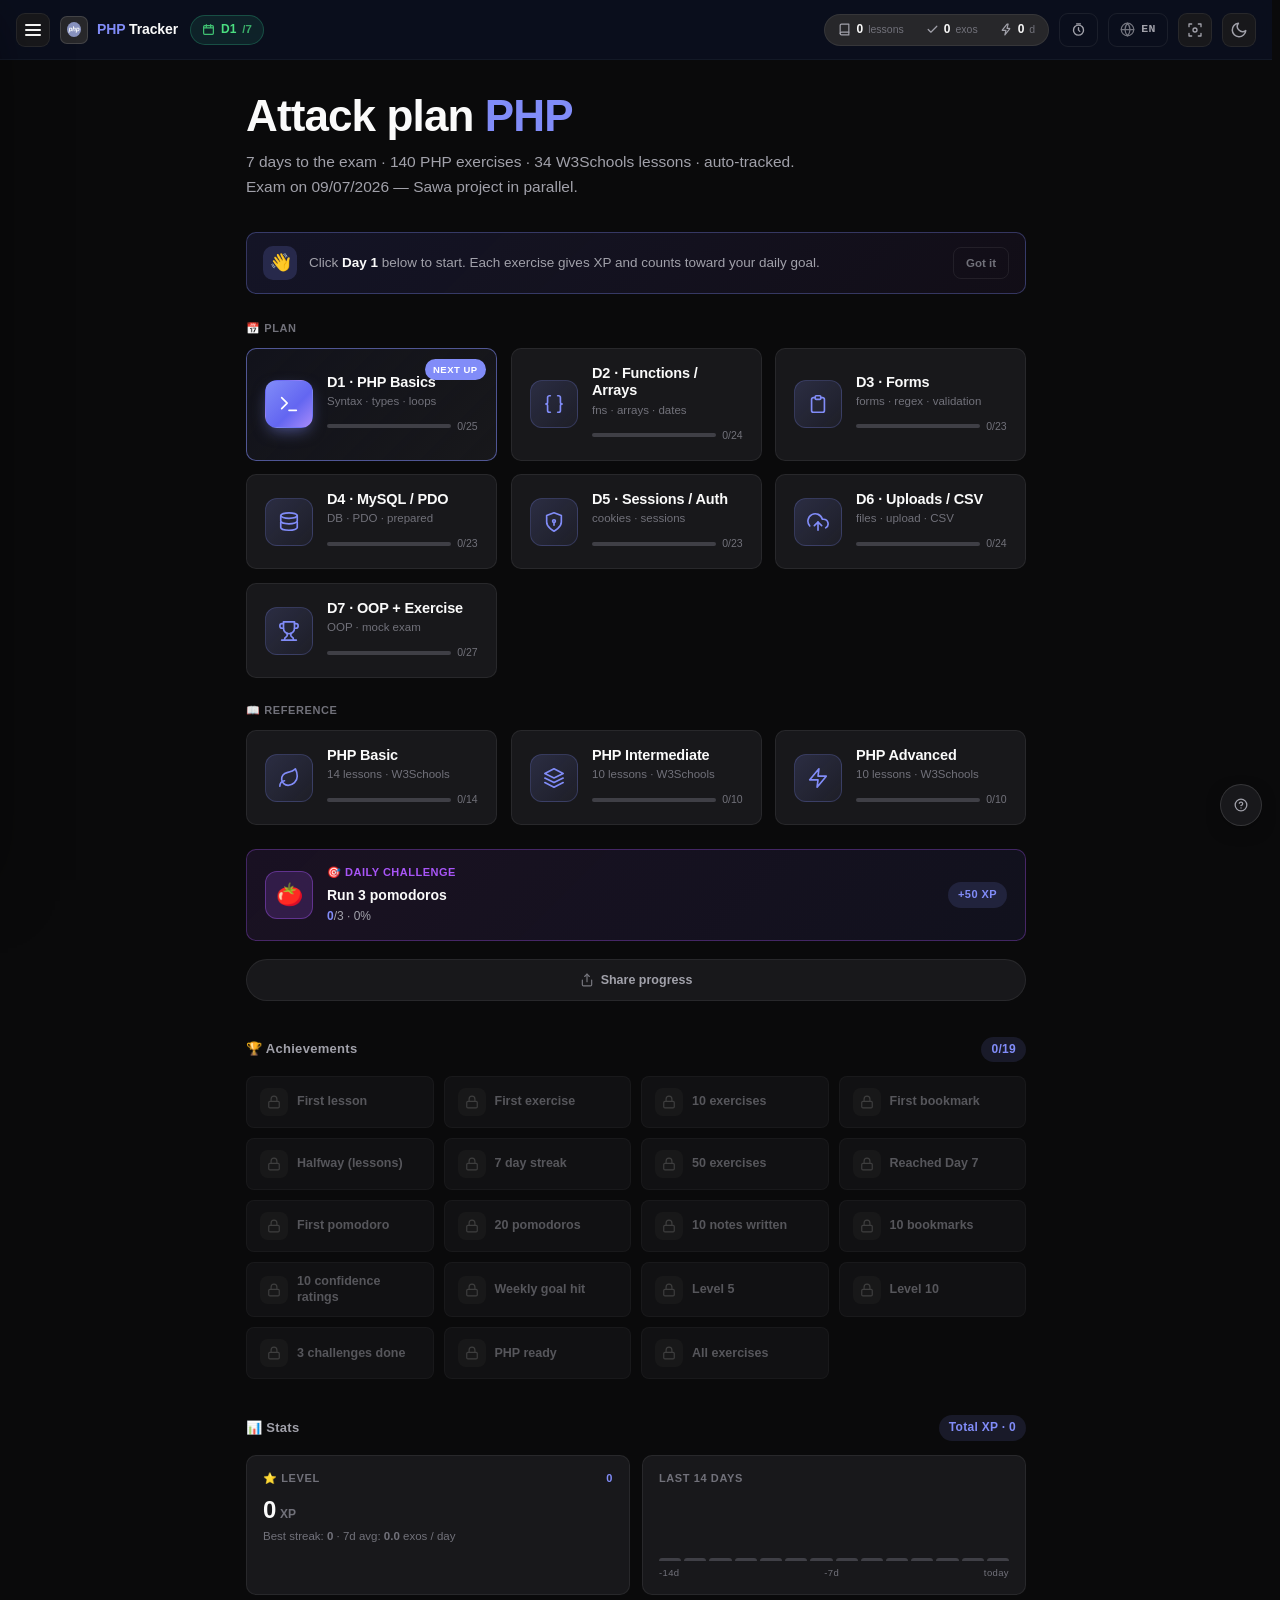
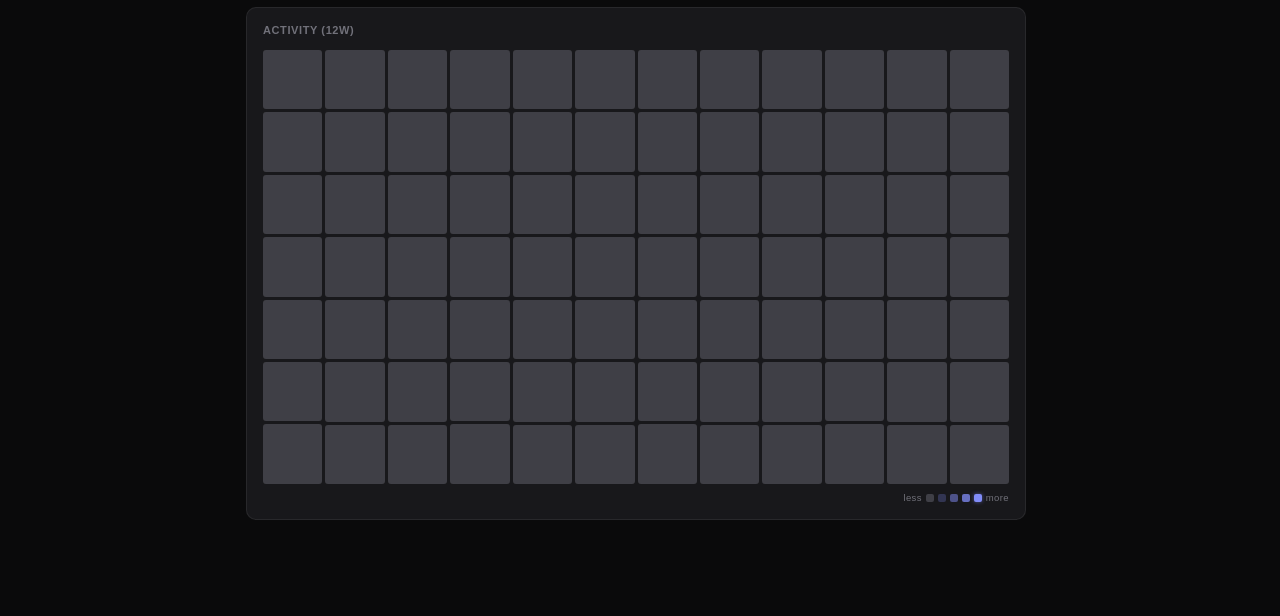
<file: index.html>
<!DOCTYPE html>
<html lang="fr">
<head>
<meta charset="UTF-8">
<title>PHP</title>
<meta http-equiv="refresh" content="0; url=web/study_tracker.html">
<link rel="canonical" href="web/study_tracker.html">
</head>
<body>
<p>Redirection vers <a href="web/study_tracker.html">le tracker</a>...</p>
<script>location.replace('web/study_tracker.html');</script>
</body>
</html>
</file>
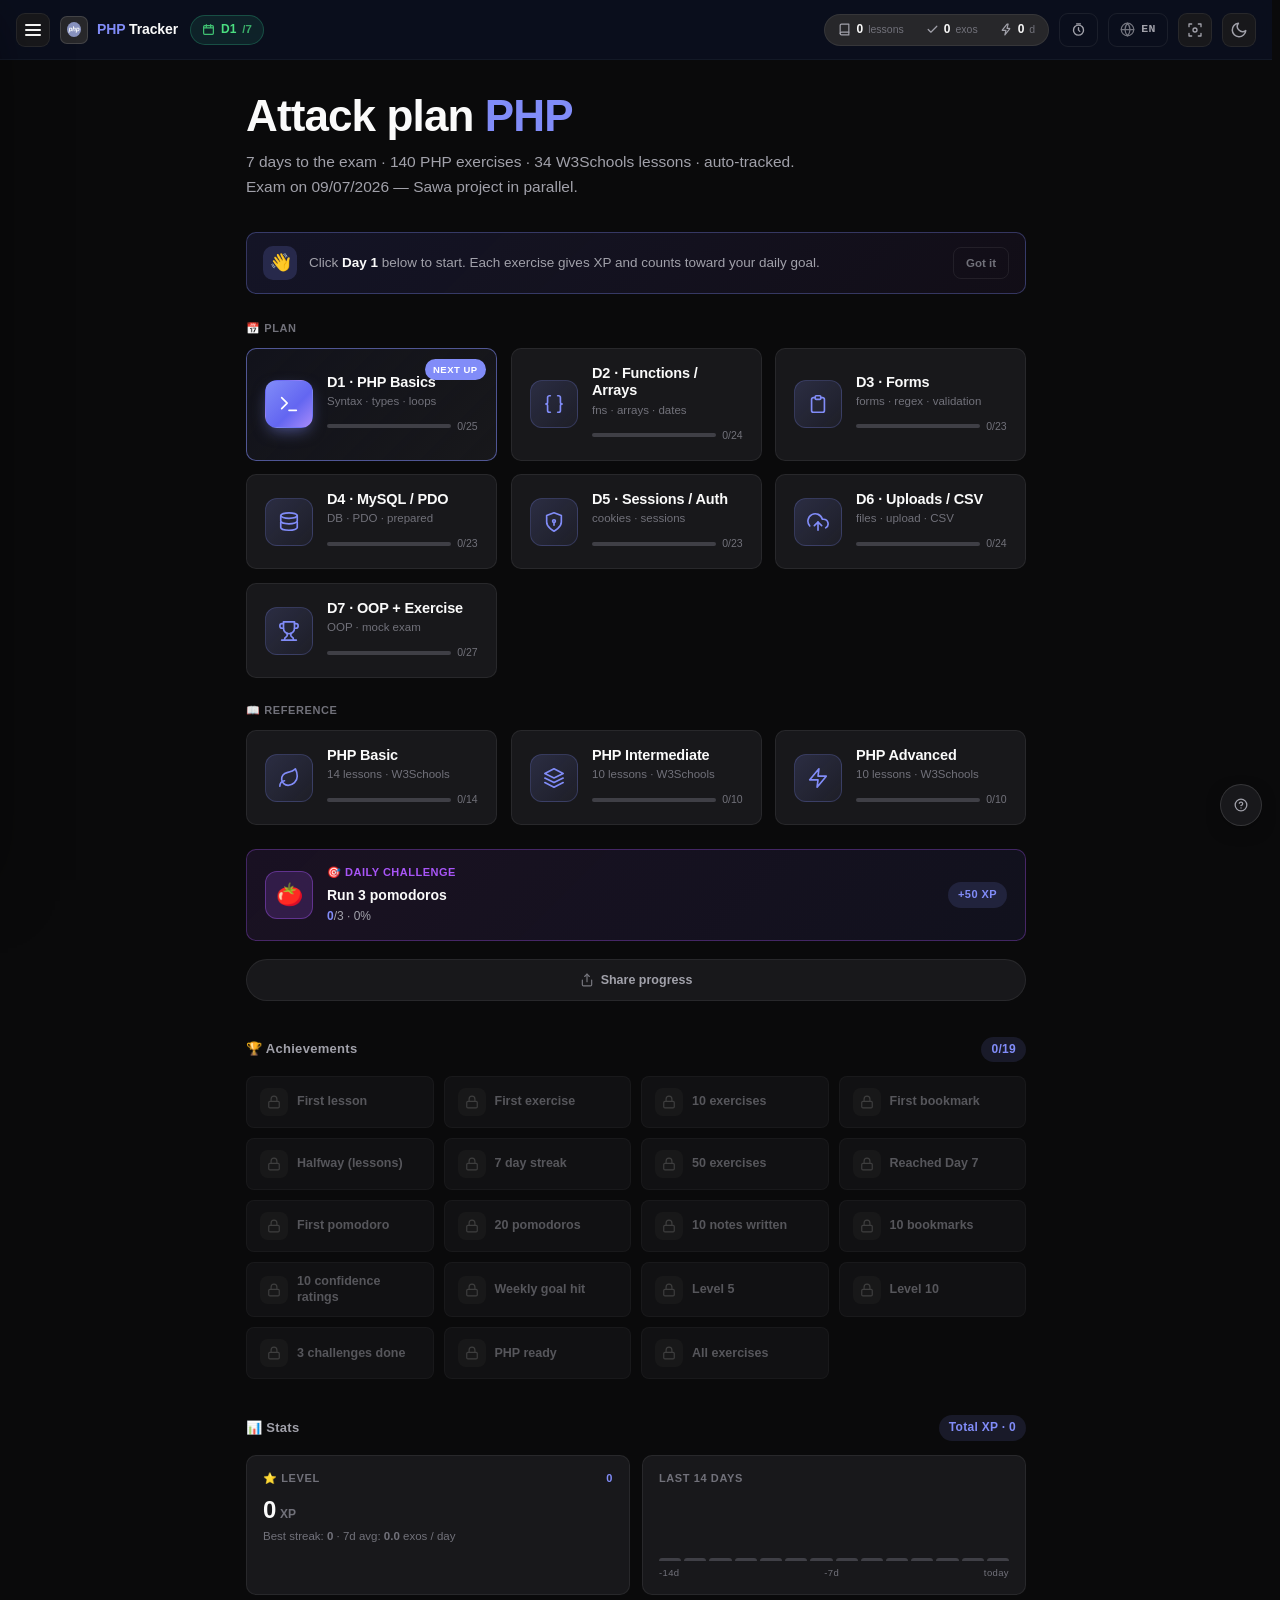
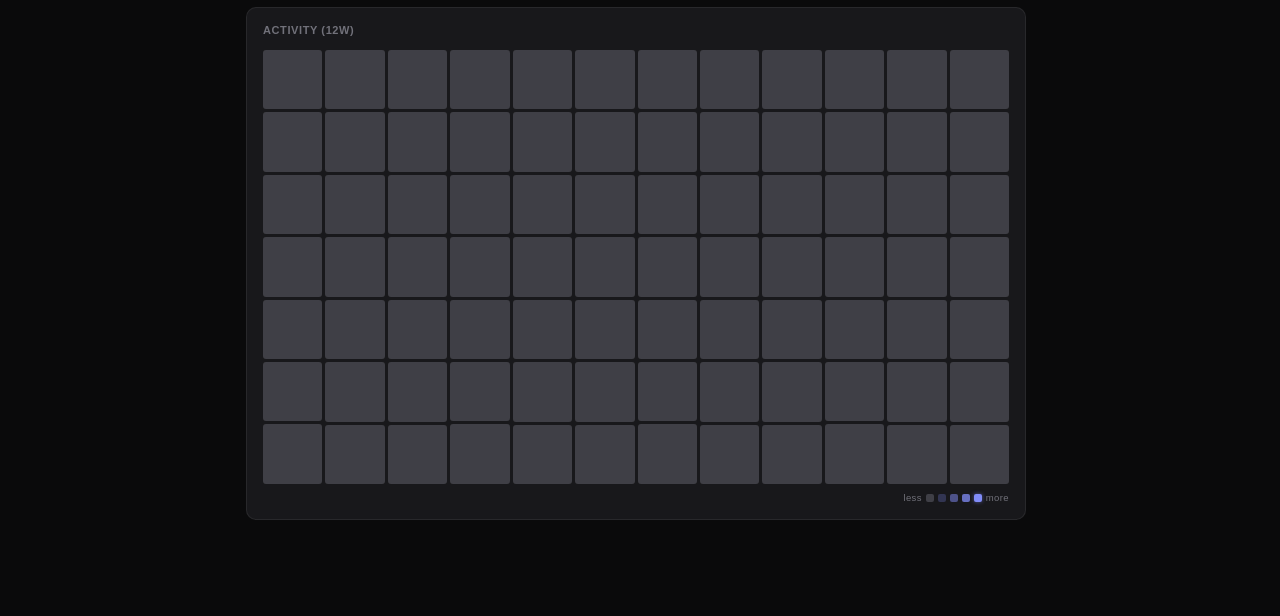
<file: web/study_tracker.html>
<!DOCTYPE html>
<html lang="en">
<head>
<meta charset="UTF-8">
<meta name="viewport" content="width=device-width, initial-scale=1.0">
<title>PHP</title>
<meta name="author" content="Chadi Khoder">
<meta name="description" content="Tracker d'etude PHP : 140 exercices, references W3Schools, quiz et suivi automatique. Par Chadi Khoder.">
<meta name="keywords" content="PHP, PHP tutorial, study tracker, W3Schools, exercises, Chadi Khoder">
<meta name="robots" content="index, follow">
<meta name="theme-color" content="#0a0f1c">
<meta property="og:type" content="website">
<meta property="og:title" content="PHP Tracker by Chadi Khoder">
<meta property="og:description" content="Tracker d'etude PHP : 140 exercices, references W3Schools, quiz et suivi automatique. Par Chadi Khoder.">
<meta property="og:url" content="https://chadikoder.github.io/PHP/">
<meta property="og:image" content="https://chadikoder.github.io/PHP/web/image/php-svgrepo-com.svg">
<meta property="og:image:type" content="image/svg+xml">
<meta property="og:site_name" content="Chadi Khoder — PHP Tracker">
<meta name="twitter:card" content="summary">
<meta name="twitter:title" content="PHP Tracker by Chadi Khoder">
<meta name="twitter:description" content="Tracker d'etude PHP : 140 exercices, references W3Schools, quiz et suivi automatique. Par Chadi Khoder.">
<link rel="canonical" href="https://chadikoder.github.io/PHP/">
<link rel="icon" type="image/svg+xml" href="../web/image/php-svgrepo-com.svg">
<link rel="manifest" href="../web/manifest.webmanifest">
<link rel="preload" as="script" href="../web/js/data.js?v=20260605g" fetchpriority="high">
<link rel="preload" as="script" href="../web/js/app.js?v=20260605p" fetchpriority="high">
<script>
(function(){
  try{
    var raw = localStorage.getItem('sawa_php_tracker_v3') || '';
    if (raw.length && raw.length < 1500000) {
      if (/"theme"\s*:\s*"light"/.test(raw)) document.documentElement.setAttribute('data-theme', 'light');
      if (/"lastActive"\s*:\s*"[^"]+"/.test(raw)) document.documentElement.classList.add('has-active');
    }
    var h = location.hostname;
    var isLocal = h === 'localhost' || h === '127.0.0.1' || h === '[::1]';
    if (isLocal && location.protocol !== 'file:') {
      if ('serviceWorker' in navigator) {
        navigator.serviceWorker.getRegistrations()
          .then(function(regs){ regs.forEach(function(r){ r.unregister(); }); })
          .catch(function(){});
      }
      if ('caches' in window) {
        caches.keys()
          .then(function(keys){
            keys.filter(function(k){ return /^php-tracker/.test(k); })
              .forEach(function(k){ caches.delete(k); });
          })
          .catch(function(){});
      }
    }
  } catch(e){}
})();
</script>
<style>
/* Inline critical CSS — kept tiny so first paint doesn't wait for the full sheet to arrive. */
:root{--bg:#0a0a0b;--surface:#18181b;--surface-2:#27272a;--text:#fafafa;--text-2:#a1a1aa;--border:rgba(255,255,255,.07);--accent:#818cf8;--header-h:60px}
[data-theme="light"]{--bg:#fafafa;--surface:#fff;--surface-2:#f4f4f5;--text:#18181b;--text-2:#52525b;--border:rgba(24,24,27,.07);--accent:#6366f1}
*,*::before,*::after{box-sizing:border-box;margin:0;padding:0}
html{scroll-behavior:smooth}
body{font-family:-apple-system,BlinkMacSystemFont,'Segoe UI',Roboto,'Helvetica Neue',Arial,sans-serif;color:var(--text);background:var(--bg);line-height:1.6;min-height:100vh;-webkit-font-smoothing:antialiased;overflow-x:hidden}
header{position:sticky;top:0;z-index:60;height:var(--header-h);display:flex;align-items:center;gap:12px;padding:0 18px;background:var(--surface);border-bottom:1px solid var(--border)}
.skip-link{position:absolute;left:-9999px}
.layout{max-width:980px;margin:0 auto;min-height:calc(100vh - var(--header-h))}
.layout>main{padding:32px clamp(16px,3vw,40px) 96px}
.sidebar,.drawer-backdrop,.modal-backdrop,.scroll-progress,.toast,.jump-top,.shortcuts-hint,.pomo-panel{position:fixed}
.pomo-panel{opacity:0;transform:translateY(-8px) scale(.97);pointer-events:none}
.sidebar{top:0;left:0;bottom:0;width:min(340px,88vw);transform:translateX(-105%);z-index:100}
.boot-skel{padding:32px 6px;display:flex;flex-direction:column;gap:18px;max-width:1100px}
.boot-skel>div{border-radius:10px;background:linear-gradient(90deg,var(--surface-2) 0%,var(--surface) 50%,var(--surface-2) 100%);background-size:200% 100%;animation:bs 1.2s ease-in-out infinite}
.boot-skel-title{width:55%;height:36px !important}
.boot-skel-sub{width:75%;height:14px}
.boot-skel-grid{display:grid;grid-template-columns:repeat(auto-fill,minmax(220px,1fr));gap:14px;margin-top:8px;background:none !important;animation:none !important;height:auto !important}
.boot-skel-grid>div{height:104px;border-radius:14px}
@keyframes bs{0%,100%{background-position:200% 0}50%{background-position:-200% 0}}
html.has-active .welcome{display:none}
.scroll-progress{width:100%;transform:scaleX(0);transform-origin:left center;transition:transform .08s linear}
</style>
<link rel="preload" as="style" href="../web/css/style.css?v=20260605f" onload="this.rel='stylesheet'">
<noscript><link rel="stylesheet" href="../web/css/style.css?v=20260605f"></noscript>
</head>
<body>

<a class="skip-link" href="#main" data-i18n="skipToMain">Skip to content</a>
<div class="scroll-progress" id="scroll-progress"></div>

<header>
  <button class="icon-btn menu-btn" id="menu-btn" title="Menu" aria-label="Open menu">
    <span class="menu-ico"></span>
  </button>
  <a class="logo" href="#" aria-label="Home">
    <span class="logo-icon"><img src="../web/image/php-svgrepo-com.svg" alt="" width="20" height="20" decoding="async" /></span>
    <span><b class="accent">PHP</b> Tracker</span>
  </a>
  <div class="exam-countdown" id="exam-countdown" title="">
    <svg class="exam-ico" width="13" height="13" viewBox="0 0 24 24" fill="none" stroke="currentColor" stroke-width="2.2" stroke-linecap="round" stroke-linejoin="round" aria-hidden="true"><rect x="3" y="5" width="18" height="16" rx="2"/><path d="M3 9h18M8 3v4M16 3v4"/></svg>
    <b id="exam-days">0</b><span class="exam-lbl" id="exam-lbl">d</span>
  </div>
  <button class="pwa-install-btn" id="pwa-install" type="button" data-i18n-title="installApp" title="Install the app">
    <svg class="pwa-install-ico" width="14" height="14" viewBox="0 0 24 24" fill="none" stroke="currentColor" stroke-width="2.2" stroke-linecap="round" stroke-linejoin="round" aria-hidden="true"><path d="M21 15v4a2 2 0 0 1-2 2H5a2 2 0 0 1-2-2v-4"/><polyline points="7 10 12 15 17 10"/><line x1="12" y1="15" x2="12" y2="3"/></svg>
    <span class="pwa-install-lbl" data-i18n="installBtn">Install</span>
  </button>
  <div class="spacer"></div>
  <div class="stat-group" aria-label="Statistics">
    <div class="stat" id="stat-lessons-wrap" title="Lessons" data-i18n-title="statLessons">
      <svg width="13" height="13" viewBox="0 0 24 24" fill="none" stroke="currentColor" stroke-width="2.2" stroke-linecap="round" stroke-linejoin="round" aria-hidden="true"><path d="M4 19.5A2.5 2.5 0 0 1 6.5 17H20"/><path d="M6.5 2H20v20H6.5A2.5 2.5 0 0 1 4 19.5v-15A2.5 2.5 0 0 1 6.5 2z"/></svg>
      <b id="stat-lessons">0</b><span class="stat-lbl" data-i18n="lessonsShort">lessons</span>
    </div>
    <div class="stat" id="stat-exercises-wrap" title="Exercises" data-i18n-title="statExercises">
      <svg width="13" height="13" viewBox="0 0 24 24" fill="none" stroke="currentColor" stroke-width="2.2" stroke-linecap="round" stroke-linejoin="round" aria-hidden="true"><polyline points="20 6 9 17 4 12"/></svg>
      <b id="stat-exercises">0</b><span class="stat-lbl" data-i18n="exosShort">exos</span>
    </div>
    <div class="stat" id="stat-streak-wrap" title="Streak" data-i18n-title="statStreak">
      <svg width="13" height="13" viewBox="0 0 24 24" fill="none" stroke="currentColor" stroke-width="2.2" stroke-linecap="round" stroke-linejoin="round" aria-hidden="true"><path d="M13 2L4.09 12.97a.5.5 0 0 0 .39.81H11l-2 8 8.91-10.97a.5.5 0 0 0-.39-.81H13l2-8z"/></svg>
      <b id="stat-streak">0</b><span class="stat-lbl" data-i18n="dShort">d</span>
    </div>
  </div>
  <button class="icon-btn pomo-trigger" id="pomo-btn" title="Pomodoro" aria-label="Pomodoro timer">
    <svg class="pomo-ico" width="15" height="15" viewBox="0 0 24 24" fill="none" stroke="currentColor" stroke-width="2.2" stroke-linecap="round" stroke-linejoin="round" aria-hidden="true"><circle cx="12" cy="13" r="8"/><polyline points="12 9 12 13 14 15"/><line x1="9" y1="3" x2="15" y2="3"/></svg>
    <span class="pomo-time" id="pomo-time"></span>
  </button>
  <button class="lang-btn" id="lang-btn" title="Switch language" aria-label="Switch language">
    <svg class="lang-globe" width="15" height="15" viewBox="0 0 24 24" fill="none" stroke="currentColor" stroke-width="2" stroke-linecap="round" stroke-linejoin="round"><circle cx="12" cy="12" r="10"/><path d="M2 12h20"/><path d="M12 2a15.3 15.3 0 0 1 4 10 15.3 15.3 0 0 1-4 10 15.3 15.3 0 0 1-4-10 15.3 15.3 0 0 1 4-10z"/></svg>
    <span id="lang-label">FR</span>
  </button>
  <button class="icon-btn focus-btn" id="focus-btn" title="Focus mode (F)" aria-label="Focus mode">
    <svg width="16" height="16" viewBox="0 0 24 24" fill="none" stroke="currentColor" stroke-width="2" stroke-linecap="round" stroke-linejoin="round"><circle cx="12" cy="12" r="3"/><path d="M3 7V3h4M17 3h4v4M21 17v4h-4M7 21H3v-4"/></svg>
  </button>
  <button class="icon-btn theme-btn" id="theme-btn" title="Toggle theme" aria-label="Toggle theme">
    <svg class="theme-moon" width="18" height="18" viewBox="0 0 24 24" fill="none" stroke="currentColor" stroke-width="2" stroke-linecap="round" stroke-linejoin="round"><path d="M21 12.79A9 9 0 1 1 11.21 3 7 7 0 0 0 21 12.79Z"/></svg>
    <svg class="theme-sun" width="18" height="18" viewBox="0 0 24 24" fill="none" stroke="currentColor" stroke-width="2" stroke-linecap="round" stroke-linejoin="round"><circle cx="12" cy="12" r="4"/><path d="M12 2v2M12 20v2M4.93 4.93l1.41 1.41M17.66 17.66l1.41 1.41M2 12h2M20 12h2M4.93 19.07l1.41-1.41M17.66 6.34l1.41-1.41"/></svg>
  </button>
</header>

<div class="drawer-backdrop" id="drawer-backdrop" aria-hidden="true"></div>

<aside class="sidebar" id="sidebar" aria-label="Lesson navigation">
  <div class="search-wrap">
    <input id="search" type="text" data-i18n-placeholder="search" placeholder='Search (shortcut: "/")' aria-label="Search" />
  </div>

  <div class="progress-card">
    <div class="progress-head-row">
      <div class="progress-ring-wrap" aria-hidden="true">
        <svg width="84" height="84" viewBox="0 0 84 84">
          <defs>
            <linearGradient id="prog-grad" x1="0" y1="0" x2="1" y2="1">
              <stop offset="0%" stop-color="#818cf8"/>
              <stop offset="100%" stop-color="#6366f1"/>
            </linearGradient>
          </defs>
          <circle class="progress-ring-bg" cx="42" cy="42" r="36"/>
          <circle class="progress-ring-fg" id="progress-ring-fg" cx="42" cy="42" r="36"
                  stroke-dasharray="226.19" stroke-dashoffset="226.19"/>
        </svg>
        <span class="progress-ring-text"><span id="pct">0</span><small>%</small></span>
      </div>
      <div class="progress-head-text">
        <span class="progress-label" data-i18n="progress">Progress</span>
        <div class="progress-bar" role="progressbar" aria-valuemin="0" aria-valuemax="100">
          <span class="progress-fill" id="bar-fill"></span>
        </div>
        <div class="progress-meta">
          <span><b id="pct-lessons">0</b>/<b id="pct-lessons-total">41</b> <span data-i18n="lessons">lessons</span></span>
          <span class="dot">·</span>
          <span><b id="pct-exos">0</b>/<b id="pct-exos-total">140</b> <span data-i18n="exos">exos</span></span>
        </div>
      </div>
    </div>
    <div class="day-indicator" id="day-indicator" hidden></div>
    <div class="xp-row" id="xp-row">
      <span class="xp-level" title="Level"><span aria-hidden="true">⭐</span> <span class="lvl-num" id="xp-level">0</span></span>
      <span class="xp-bar"><span class="xp-bar-fill" id="xp-bar-fill"></span></span>
      <span class="xp-numeric"><b id="xp-current">0</b>/<span id="xp-next">100</span></span>
    </div>
    <div class="daily-goal" id="daily-goal"></div>
  </div>

  <div class="achieve-section">
    <div class="section-title achieve-title">
      <span data-i18n="achievements">🏆 Achievements</span>
      <span class="achieve-count" id="achieve-count">0/19</span>
    </div>
    <div class="achieve-row" id="achieve-row"></div>
  </div>

  <div class="nav-mode" role="tablist" aria-label="View">
    <button class="nav-mode-btn active" data-mode="plan" role="tab" aria-selected="true"><span data-i18n="modePlan">📅 Plan</span></button>
    <button class="nav-mode-btn" data-mode="ref" role="tab" aria-selected="false"><span data-i18n="modeRef">📖 Reference</span></button>
  </div>

  <div class="nav-track" data-track="plan">
    <div class="section-title collapsible" data-section="days">
      <span data-i18n="plan7">📘 7-day plan</span> <svg class="collapse-arrow" width="11" height="11" viewBox="0 0 24 24" fill="none" stroke="currentColor" stroke-width="3" stroke-linecap="round" stroke-linejoin="round" aria-hidden="true"><path d="M6 9l6 6 6-6"/></svg>
    </div>
    <div id="nav-days" class="nav-section"></div>
  </div>

  <div class="nav-track" data-track="ref" hidden>
    <div class="section-title collapsible" data-section="basic">
      <span data-i18n="basic">PHP Basic</span> <svg class="collapse-arrow" width="11" height="11" viewBox="0 0 24 24" fill="none" stroke="currentColor" stroke-width="3" stroke-linecap="round" stroke-linejoin="round" aria-hidden="true"><path d="M6 9l6 6 6-6"/></svg>
    </div>
    <div id="nav-basic" class="nav-section"></div>

    <div class="section-title collapsible" data-section="intermediate">
      <span data-i18n="intermediate">PHP Intermediate</span> <svg class="collapse-arrow" width="11" height="11" viewBox="0 0 24 24" fill="none" stroke="currentColor" stroke-width="3" stroke-linecap="round" stroke-linejoin="round" aria-hidden="true"><path d="M6 9l6 6 6-6"/></svg>
    </div>
    <div id="nav-intermediate" class="nav-section"></div>

    <div class="section-title collapsible" data-section="advanced">
      <span data-i18n="advanced">PHP Advanced</span> <svg class="collapse-arrow" width="11" height="11" viewBox="0 0 24 24" fill="none" stroke="currentColor" stroke-width="3" stroke-linecap="round" stroke-linejoin="round" aria-hidden="true"><path d="M6 9l6 6 6-6"/></svg>
    </div>
    <div id="nav-advanced" class="nav-section"></div>
  </div>

  <button class="sidebar-action-btn sidebar-pomo-btn" id="sidebar-pomo-btn" title="Pomodoro" data-i18n-title="pomoTitle">
    <svg width="14" height="14" viewBox="0 0 24 24" fill="none" stroke="currentColor" stroke-width="2.2" stroke-linecap="round" stroke-linejoin="round" aria-hidden="true"><circle cx="12" cy="13" r="8"/><polyline points="12 9 12 13 14 15"/><line x1="9" y1="3" x2="15" y2="3"/></svg>
    <span data-i18n="pomoTitle">Pomodoro</span>
    <span class="sidebar-pomo-time" id="sidebar-pomo-time"></span>
  </button>

  <div class="sidebar-actions">
    <button class="sidebar-action-btn" id="export-btn" title="Export">
      <svg width="14" height="14" viewBox="0 0 24 24" fill="none" stroke="currentColor" stroke-width="2.2" stroke-linecap="round" stroke-linejoin="round" aria-hidden="true"><path d="M21 15v4a2 2 0 0 1-2 2H5a2 2 0 0 1-2-2v-4"/><path d="M7 10l5 5 5-5"/><path d="M12 15V3"/></svg>
      <span data-i18n="exportBtnText">Export</span>
    </button>
    <button class="sidebar-action-btn" id="import-btn" title="Import">
      <svg width="14" height="14" viewBox="0 0 24 24" fill="none" stroke="currentColor" stroke-width="2.2" stroke-linecap="round" stroke-linejoin="round" aria-hidden="true"><path d="M21 15v4a2 2 0 0 1-2 2H5a2 2 0 0 1-2-2v-4"/><path d="M17 8l-5-5-5 5"/><path d="M12 3v12"/></svg>
      <span data-i18n="importBtnText">Import</span>
    </button>
  </div>
  <button class="reset-btn" id="reset-btn" title="Reset">
    <svg width="13" height="13" viewBox="0 0 24 24" fill="none" stroke="currentColor" stroke-width="2.2" stroke-linecap="round" stroke-linejoin="round" aria-hidden="true"><path d="M3 6h18"/><path d="M8 6V4a2 2 0 0 1 2-2h4a2 2 0 0 1 2 2v2"/><path d="M19 6l-1 14a2 2 0 0 1-2 2H8a2 2 0 0 1-2-2L5 6"/></svg>
    <span data-i18n="resetBtnText">Reset progress</span>
  </button>
</aside>

<div class="layout">
  <main id="main"><div class="boot-skel" aria-hidden="true">
    <div class="boot-skel-title"></div>
    <div class="boot-skel-sub"></div>
    <div class="boot-skel-grid">
      <div></div><div></div><div></div><div></div><div></div><div></div><div></div>
    </div>
  </div></main>
</div>

<button class="shortcuts-hint" id="shortcuts-fab" title="Raccourcis (?)" aria-label="Keyboard shortcuts">
  <svg width="14" height="14" viewBox="0 0 24 24" fill="none" stroke="currentColor" stroke-width="2.2" stroke-linecap="round" stroke-linejoin="round" aria-hidden="true"><circle cx="12" cy="12" r="10"/><path d="M9.09 9a3 3 0 0 1 5.83 1c0 2-3 3-3 3"/><line x1="12" y1="17" x2="12.01" y2="17"/></svg>
</button>

<!-- Modal (used by reset, export, import) -->
<div class="modal-backdrop" id="modal-backdrop" aria-hidden="true">
  <div class="modal" id="modal" role="dialog" aria-modal="true" aria-labelledby="modal-title">
    <h2 class="modal-title" id="modal-title"></h2>
    <div class="modal-body" id="modal-body"></div>
    <div class="modal-actions" id="modal-actions"></div>
  </div>
</div>

<!-- Exercise modal: centered overlay used when a card is clicked -->
<div class="ex-modal" id="ex-modal" role="dialog" aria-modal="true" aria-labelledby="ex-modal-title" hidden>
  <div class="ex-modal-backdrop" id="ex-modal-backdrop"></div>
  <div class="ex-modal-dialog" id="ex-modal-dialog">
    <button class="ex-modal-close" id="ex-modal-close" aria-label="Close">×</button>
    <div class="ex-modal-head">
      <div class="ex-modal-meta">
        <span class="ex-modal-num" id="ex-modal-num"></span>
        <span class="ex-modal-diff" id="ex-modal-diff"></span>
      </div>
      <h2 class="ex-modal-title" id="ex-modal-title"></h2>
    </div>
    <div class="ex-modal-body" id="ex-modal-body"></div>
    <div class="ex-modal-actions" id="ex-modal-actions"></div>
    <div class="ex-modal-sol" id="ex-modal-sol" hidden></div>
    <div class="ex-modal-note" id="ex-modal-note">
      <div class="ex-modal-note-head">
        <span id="ex-modal-note-label">📝 Notes</span>
        <span class="saved" id="ex-modal-note-saved">✓ enregistré</span>
      </div>
      <textarea id="ex-modal-note-input" rows="2" placeholder=""></textarea>
    </div>
  </div>
</div>

<!-- Toast -->
<div class="toast" id="toast" aria-live="polite"></div>

<!-- Pomodoro panel -->
<div class="pomo-panel" id="pomo-panel" role="dialog" aria-label="Pomodoro" aria-hidden="true">
  <div class="pomo-ring-wrap" aria-hidden="true">
    <svg width="170" height="170" viewBox="0 0 170 170">
      <defs>
        <linearGradient id="pomo-grad" x1="0" y1="0" x2="1" y2="1">
          <stop offset="0%" stop-color="#818cf8"/>
          <stop offset="100%" stop-color="#6366f1"/>
        </linearGradient>
        <linearGradient id="pomo-grad-good" x1="0" y1="0" x2="1" y2="1">
          <stop offset="0%" stop-color="#34d399"/>
          <stop offset="100%" stop-color="#10b981"/>
        </linearGradient>
      </defs>
      <circle class="pomo-ring-bg" cx="85" cy="85" r="76"/>
      <circle class="pomo-ring-fg" id="pomo-ring-fg" cx="85" cy="85" r="76"
              stroke-dasharray="477.52" stroke-dashoffset="0"/>
    </svg>
    <div class="pomo-ring-text">
      <div class="pomo-phase" id="pomo-phase">Focus</div>
      <div class="pomo-display" id="pomo-display">25:00</div>
    </div>
  </div>
  <div class="pomo-bar"><span class="pomo-bar-fill" id="pomo-bar-fill"></span></div>
  <div class="pomo-controls">
    <button class="pomo-btn-main" id="pomo-toggle">Start</button>
    <button class="pomo-btn-mini" id="pomo-skip" data-i18n-title="pomoSkip" title="Skip" aria-label="Skip phase">
      <svg width="14" height="14" viewBox="0 0 24 24" fill="none" stroke="currentColor" stroke-width="2.2" stroke-linecap="round" stroke-linejoin="round" aria-hidden="true"><polygon points="5 4 15 12 5 20 5 4"/><line x1="19" y1="5" x2="19" y2="19"/></svg>
    </button>
    <button class="pomo-btn-mini" id="pomo-reset" data-i18n-title="pomoResetT" title="Reset" aria-label="Reset">
      <svg width="14" height="14" viewBox="0 0 24 24" fill="none" stroke="currentColor" stroke-width="2.2" stroke-linecap="round" stroke-linejoin="round" aria-hidden="true"><polyline points="1 4 1 10 7 10"/><path d="M3.51 15a9 9 0 1 0 2.13-9.36L1 10"/></svg>
    </button>
  </div>
  <div class="pomo-meta"><b id="pomo-count">0</b> <span data-i18n="pomoDone">pomodoros aujourd'hui</span></div>
  <div class="pomo-settings">
    <label><span data-i18n="pomoFocusMin">Focus (min)</span><input type="number" id="pomo-focus-min" min="1" max="90" value="25"></label>
    <label><span data-i18n="pomoBreakMin">Pause (min)</span><input type="number" id="pomo-short-min" min="1" max="60" value="5"></label>
    <label><span data-i18n="pomoLongMin">Longue (min)</span><input type="number" id="pomo-long-min" min="5" max="60" value="15"></label>
  </div>
  <div class="pomo-toggle-row">
    <button class="pomo-sound-row" id="pomo-sound" data-i18n-title="pomoSound" title="Sound">
      <span class="pomo-sound-ico" id="pomo-sound-ico">🔔</span>
      <span class="pomo-sound-label" data-i18n="pomoSoundLbl">Son</span>
      <span class="pomo-sound-state" id="pomo-sound-state">ON</span>
    </button>
  </div>
  <div class="pomo-toggle-row">
    <label class="pomo-toggle-full"><span data-i18n="pomoAuto">Auto-démarrer la pause</span><input type="checkbox" id="pomo-autostart"></label>
  </div>
  <div class="pomo-history" id="pomo-history">
    <div class="pomo-history-head">
      <span><span data-i18n="pomoToday">Aujourd'hui</span> · <b id="pomo-today-count">0</b></span>
      <button class="pomo-history-clear" id="pomo-history-clear" data-i18n="pomoClear" title="Clear">Effacer</button>
    </div>
    <div class="pomo-history-list" id="pomo-history-list"></div>
  </div>
</div>

<!-- Jump to top -->
<button class="jump-top" id="jump-top" title="Top" aria-label="Scroll to top">
  <svg width="18" height="18" viewBox="0 0 24 24" fill="none" stroke="currentColor" stroke-width="2.5" stroke-linecap="round" stroke-linejoin="round"><path d="M18 15l-6-6-6 6"/></svg>
</button>

<script src="../web/js/data.js?v=20260605g" defer></script>
<script src="../web/js/app.js?v=20260605p" defer></script>
</body>
</html>
</file>
<file: web/css/style.css>
/* ============================================================
   PHP STUDY TRACKER — DESIGN SYSTEM
   Modern indigo/slate. Drawer sidebar at every breakpoint.
   Built as a teaching reference for clean UI/UX.
   ============================================================ */

/* ---------- 1. TOKENS ---------- */
/* Tailwind Zinc + vivid Indigo — neutral surfaces with a vibrant accent.
   Sidebar gets a subtle indigo gradient overlay for "life" without losing readability. */
:root{
  /* Dark — Zinc neutral with vivid indigo accent */
  --bg:         #0a0a0b;
  --surface:    #18181b;
  --surface-2:  #27272a;
  --surface-3:  #3f3f46;
  --sidebar-bg: #131316;
  --border:     rgba(255,255,255,.07);
  --border-2:   rgba(255,255,255,.13);

  --text:       #fafafa;
  --text-2:     #a1a1aa;
  --text-3:     #71717a;

  /* Accent — vivid indigo with magenta secondary for highlights */
  --accent:     #818cf8;
  --accent-2:   #6366f1;
  --accent-r:   129; --accent-g:140; --accent-b:248;
  --accent-glow:#a78bfa;
  --accent-pink:#f472b6;

  --good:       #4ade80;
  --warn:       #facc15;
  --bad:        #f87171;
  --info:       #38bdf8;

  --grad:       linear-gradient(135deg,#818cf8,#6366f1 60%,#a78bfa);
  --grad-good:  linear-gradient(135deg,#4ade80,#22c55e);
  --grad-warm:  linear-gradient(135deg,#f472b6,#a78bfa);
  --shadow-sm:  0 1px 2px rgba(0,0,0,.4);
  --shadow:     0 6px 22px -10px rgba(0,0,0,.55),0 2px 6px -2px rgba(0,0,0,.3);
  --shadow-lg:  0 18px 48px -16px rgba(0,0,0,.65),0 6px 16px -6px rgba(0,0,0,.35);
  --ring:       0 0 0 3px rgba(var(--accent-r),var(--accent-g),var(--accent-b),.28);

  --r:          10px;
  --r-sm:       8px;
  --r-xs:       6px;
  --header-h:   60px;

  --ease:       cubic-bezier(.4,0,.2,1);
  --ease-out:   cubic-bezier(.16,1,.3,1);
}

[data-theme="light"]{
  --bg:         #fafafa;
  --surface:    #ffffff;
  --surface-2:  #f4f4f5;
  --surface-3:  #e4e4e7;
  --sidebar-bg: #fcfcfd;
  --border:     rgba(24,24,27,.07);
  --border-2:   rgba(24,24,27,.13);

  --text:       #18181b;
  --text-2:     #52525b;
  --text-3:     #71717a;

  --accent:     #6366f1;
  --accent-2:   #4f46e5;
  --accent-r:   99; --accent-g:102; --accent-b:241;
  --accent-glow:#8b5cf6;
  --accent-pink:#ec4899;

  --good:       #16a34a;
  --warn:       #ca8a04;
  --bad:        #dc2626;
  --info:       #0284c7;

  --grad:       linear-gradient(135deg,#6366f1,#4f46e5 60%,#8b5cf6);
  --grad-good:  linear-gradient(135deg,#16a34a,#15803d);
  --grad-warm:  linear-gradient(135deg,#ec4899,#8b5cf6);
  --shadow-sm:  0 1px 2px rgba(24,24,27,.05);
  --shadow:     0 4px 16px -6px rgba(24,24,27,.10),0 2px 6px -2px rgba(24,24,27,.05);
  --shadow-lg:  0 16px 42px -14px rgba(24,24,27,.15),0 6px 14px -4px rgba(24,24,27,.07);
}

/* Sidebar gets a subtle indigo/purple top-glow for life — never solid colour */
.sidebar{
  background:
    radial-gradient(120% 60% at 0% 0%,rgba(var(--accent-r),var(--accent-g),var(--accent-b),.07),transparent 60%),
    var(--sidebar-bg);
}

/* Light-mode component polish — overrides for cards, headers, code, chips */
[data-theme="light"] .progress-card{
  background:linear-gradient(135deg,rgba(99,102,241,.06),#ffffff 50%);
  border-color:rgba(15,23,42,.06);
}
[data-theme="light"] .stat-group{background:#ffffff;border-color:rgba(15,23,42,.07)}
[data-theme="light"] .stat:hover{background:#f4f6fb}
[data-theme="light"] .block-code{background:#f7f9fc;border-color:rgba(15,23,42,.06)}
[data-theme="light"] .block-code pre{color:#1e293b}
[data-theme="light"] .block-code .kw{color:#7c3aed}
[data-theme="light"] .block-code .str{color:#0d9488}
[data-theme="light"] .block-code .fn{color:#b45309}
[data-theme="light"] .block-code .num{color:#db2777}
[data-theme="light"] .block-code .var{color:#0369a1}
[data-theme="light"] .block-code .com{color:#94a3b8}
[data-theme="light"] .code-output .output-content{background:#0f172a;color:#cbd5e1}
[data-theme="light"] .ex-card{background:#ffffff;box-shadow:0 1px 0 rgba(15,23,42,.03)}
[data-theme="light"] .ex-card:hover{background:#fbfcfe;border-color:rgba(99,102,241,.35);box-shadow:0 4px 14px -6px rgba(99,102,241,.18)}
[data-theme="light"] .quiz-card{background:#ffffff;box-shadow:0 1px 0 rgba(15,23,42,.03)}
[data-theme="light"] .quick-card{background:#ffffff;box-shadow:0 1px 0 rgba(15,23,42,.03)}
[data-theme="light"] .quick-card:hover{box-shadow:0 6px 18px -8px rgba(99,102,241,.25)}
[data-theme="light"] .why-card{background:rgba(99,102,241,.07)}
[data-theme="light"] .block-note,[data-theme="light"] .block-tip{background:rgba(99,102,241,.07)}
[data-theme="light"] .block-warn,[data-theme="light"] .block-bad{background:rgba(245,158,11,.10)}
[data-theme="light"] .block-try{background:rgba(56,189,248,.08)}
[data-theme="light"] .nav-item:hover{background:rgba(99,102,241,.06)}
[data-theme="light"] .nav-item.active{background:rgba(99,102,241,.09);border-color:rgba(99,102,241,.25)}
[data-theme="light"] .modal-backdrop{background:rgba(15,23,42,.45)}
[data-theme="light"] .drawer-backdrop{background:rgba(15,23,42,.35)}
[data-theme="light"] .ex-modal-backdrop{background:rgba(15,23,42,.5)}
[data-theme="light"] .toast{background:#ffffff;color:#0f172a}
[data-theme="light"] ::-webkit-scrollbar-thumb{background:rgba(15,23,42,.15)}
[data-theme="light"] ::-webkit-scrollbar-thumb:hover{background:rgba(15,23,42,.28)}
[data-theme="light"] .copy-btn{background:#f4f6fb}
[data-theme="light"] .copy-btn:hover{background:var(--accent);color:#fff}
[data-theme="light"] .ana-card{background:#ffffff}
[data-theme="light"] .ana-bar.empty{background:#e8ecf3}
[data-theme="light"] .ana-heat-cell{background:#e8ecf3}
[data-theme="light"] .wc-badge{background:#ffffff}
[data-theme="light"] .pomo-panel{background:#ffffff;border-color:rgba(15,23,42,.10)}
[data-theme="light"] .pomo-ring-bg{stroke:#e8ecf3}
[data-theme="light"] .progress-ring-bg{stroke:#e8ecf3}
[data-theme="light"] .ex-modal-dialog{background:#ffffff;border-color:rgba(15,23,42,.08)}
[data-theme="light"] .ex-modal-actions{background:#f4f6fb}
[data-theme="light"] .ex-modal-sol{background:#f4f6fb}

/* Light-mode modal buttons — refined: subtler shadows, tighter contrast, less chunky */
[data-theme="light"] .ex-modal-btn{background:#ffffff;border-color:rgba(15,23,42,.10);color:var(--text)}
[data-theme="light"] .ex-modal-btn:hover{border-color:rgba(99,102,241,.45);background:#fbfcfe}
[data-theme="light"] .ex-modal-sol-btn{
  background:linear-gradient(135deg,#6366f1,#4f46e5);color:#ffffff;border-color:transparent;
  box-shadow:0 2px 8px -2px rgba(99,102,241,.35),0 1px 2px rgba(15,23,42,.06);
}
[data-theme="light"] .ex-modal-sol-btn:hover{box-shadow:0 4px 14px -4px rgba(99,102,241,.45),0 2px 4px rgba(15,23,42,.08)}
[data-theme="light"] .ex-modal-sol-btn.open{
  background:rgba(248,113,113,.10);color:var(--bad);border-color:rgba(248,113,113,.32);box-shadow:none;
}
[data-theme="light"] .ex-modal-done-btn.done{
  background:rgba(52,211,153,.14);border-color:rgba(52,211,153,.32);color:#047857;
}
[data-theme="light"] .ex-modal-btn-icon{background:#ffffff;border-color:rgba(15,23,42,.10);color:var(--text-2)}
[data-theme="light"] .ex-modal-conf{background:#ffffff;border-color:rgba(15,23,42,.10)}
[data-theme="light"] .ex-modal-actions{background:#f4f6fb;border-top-color:rgba(15,23,42,.06)}
[data-theme="light"] .modal-btn.primary{
  background:linear-gradient(135deg,#6366f1,#4f46e5);
  box-shadow:0 2px 8px -2px rgba(99,102,241,.35),0 1px 2px rgba(15,23,42,.06);
}
[data-theme="light"] .modal-btn.primary:hover{box-shadow:0 4px 14px -4px rgba(99,102,241,.45),0 2px 4px rgba(15,23,42,.08)}
[data-theme="light"] .modal-btn.secondary{background:#ffffff;border-color:rgba(15,23,42,.10)}
[data-theme="light"] .complete-btn{background:#ffffff;border-color:rgba(15,23,42,.10)}
[data-theme="light"] .complete-btn:hover{background:#fbfcfe;border-color:rgba(99,102,241,.4)}
[data-theme="light"] .complete-btn.done{background:rgba(52,211,153,.12);border-color:rgba(52,211,153,.32);color:#047857}
[data-theme="light"] .w3-link{background:#ffffff;border-color:rgba(15,23,42,.10)}
[data-theme="light"] .pomo-btn-main{
  background:linear-gradient(135deg,#6366f1,#4f46e5);
  box-shadow:0 2px 8px -2px rgba(99,102,241,.35);
}
[data-theme="light"] .pomo-btn-mini{background:#ffffff;border-color:rgba(15,23,42,.10)}
[data-theme="light"] .pomo-sound-row,[data-theme="light"] .pomo-toggle-full{background:#ffffff;border-color:rgba(15,23,42,.08)}
[data-theme="light"] .pomo-settings input{background:#ffffff;border-color:rgba(15,23,42,.10)}
[data-theme="light"] .lang-btn{background:#ffffff}
[data-theme="light"] .pomo-trigger{background:#ffffff}
[data-theme="light"] .icon-btn{background:#ffffff;border-color:rgba(15,23,42,.08)}
[data-theme="light"] .icon-btn:hover{background:#f4f6fb}
[data-theme="light"] .pwa-install-btn{background:#ffffff}
[data-theme="light"] .ex-modal-bookmark.active{background:rgba(245,158,11,.12);border-color:rgba(245,158,11,.32);color:#b45309}

/* Light-mode sidebar counters — the dark-theme greys were washing out on white */
[data-theme="light"] .nav-tag{
  background:rgba(15,23,42,.05);color:#475569;
  border:1px solid rgba(15,23,42,.04);
}
[data-theme="light"] .nav-ex-count{
  background:rgba(15,23,42,.05);color:#475569;
  border:1px solid rgba(15,23,42,.04);font-weight:700;
}
[data-theme="light"] .nav-ex-count{background:#f4f6fb;border-color:rgba(15,23,42,.08);color:var(--text-2)}
[data-theme="light"] .nav-ex-count.is-empty{background:transparent;border-color:rgba(15,23,42,.14)}
[data-theme="light"] .nav-ex-count.is-partial{background:rgba(99,102,241,.07);border-color:rgba(99,102,241,.28);color:var(--text)}
[data-theme="light"] .nav-ex-count.is-near{background:rgba(99,102,241,.14);border-color:transparent;color:var(--text)}
[data-theme="light"] .nav-ex-count.is-done{background:linear-gradient(135deg,#34d399,#10b981);color:#fff;border-color:transparent}
[data-theme="light"] .nav-ex-count::before{
  background:linear-gradient(90deg,rgba(167,139,250,.45),rgba(99,102,241,.6));
}
[data-theme="light"] .nav-ex-count.is-near::before{
  background:linear-gradient(90deg,rgba(251,191,36,.55),rgba(99,102,241,.75));
}
[data-theme="light"] .nav-item.done .nav-tag{background:rgba(16,185,129,.10);color:#047857;border-color:rgba(16,185,129,.18)}
[data-theme="light"] .nav-item.day-current .nav-tag{background:var(--accent);color:#fff;border-color:transparent}
[data-theme="light"] .nav-item.day-locked .nav-tag{border:1px dashed rgba(15,23,42,.16);background:transparent;color:#94a3b8}

/* Light-mode achievements + small chips */
[data-theme="light"] .achieve-count{background:rgba(99,102,241,.10);color:#4f46e5}
[data-theme="light"] .ex-diff.easy{background:rgba(16,185,129,.12);color:#047857}
[data-theme="light"] .ex-diff.medium{background:rgba(245,158,11,.12);color:#b45309}
[data-theme="light"] .ex-diff.hard{background:rgba(239,68,68,.10);color:#b91c1c}
[data-theme="light"] .ex-diff.extreme{background:rgba(168,85,247,.12);color:#7e22ce}
[data-theme="light"] .nav-check{border-color:#94a3b8}
[data-theme="light"] .ex-check{border-color:#94a3b8}

/* Smooth theme-swap (Firefox/Safari fallback) — applies on every commonly-themed prop for ~400ms */
html.theme-transitioning,
html.theme-transitioning body,
html.theme-transitioning *:not(.scroll-progress):not(.confetti-p):not(.progress-ring-fg):not(.pomo-ring-fg):not(.bar-fill):not(.progress-fill):not(.quick-card-bar-fill):not(.daily-fill):not(.weekly-goal-fill):not(.xp-bar-fill){
  transition:background-color .4s var(--ease),border-color .4s var(--ease),color .4s var(--ease),box-shadow .4s var(--ease),fill .4s var(--ease),stroke .4s var(--ease) !important;
  transition-delay:0s !important;
}

/* View Transitions API — Chrome/Edge clip-path circular reveal */
::view-transition-old(root),
::view-transition-new(root){
  animation:none;
  mix-blend-mode:normal;
}
::view-transition-old(root){z-index:1}
::view-transition-new(root){z-index:2}

/* Theme button icon swap should feel responsive — slight scale + fade */
.theme-btn .theme-sun,.theme-btn .theme-moon{
  transition:transform .25s var(--ease-out),opacity .2s var(--ease);
}
.theme-btn:active .theme-sun,.theme-btn:active .theme-moon{transform:rotate(-15deg) scale(.92)}

/* ---------- 2. RESET ---------- */
*,*::before,*::after{box-sizing:border-box;margin:0;padding:0}
html{scroll-behavior:smooth}
body{
  font-family:-apple-system,BlinkMacSystemFont,'Segoe UI',Roboto,'Helvetica Neue',Arial,sans-serif;
  font-feature-settings:'cv02','cv03','cv04','cv11';
  color:var(--text);
  background:var(--bg);
  line-height:1.6;
  min-height:100vh;
  -webkit-font-smoothing:antialiased;
  overflow-x:hidden;
}
::selection{background:rgba(var(--accent-r),var(--accent-g),var(--accent-b),.28);color:var(--text)}
::-webkit-scrollbar{width:8px;height:8px}
::-webkit-scrollbar-track{background:transparent}
::-webkit-scrollbar-thumb{background:var(--border-2);border-radius:99px}
::-webkit-scrollbar-thumb:hover{background:var(--text-3)}
button{font:inherit;color:inherit;background:none;border:none;cursor:pointer}
a{color:inherit;text-decoration:none}
:focus-visible{outline:none;box-shadow:var(--ring);border-radius:var(--r-xs)}

/* ---------- 3. HEADER ---------- */
header{
  position:sticky;top:0;z-index:60;
  height:var(--header-h);
  display:flex;align-items:center;gap:12px;padding:0 18px;
  background:rgba(11,17,32,.72);
  backdrop-filter:saturate(180%) blur(18px);
  -webkit-backdrop-filter:saturate(180%) blur(18px);
  border-bottom:1px solid var(--border);
}
[data-theme="light"] header{background:rgba(255,255,255,.78)}

.logo{display:flex;align-items:center;gap:10px;font-weight:700;font-size:15px;letter-spacing:-.01em;color:var(--text)}
.logo-icon{
  width:32px;height:32px;border-radius:8px;
  background:var(--surface-2);border:1px solid var(--border-2);
  display:flex;align-items:center;justify-content:center;
  overflow:hidden;flex-shrink:0;
}
.logo-icon img{width:62%;height:62%;object-fit:contain}
.logo .accent{color:var(--accent);font-weight:800}

.spacer{flex:1}

.stat-group{display:flex;gap:6px}
.stat{
  display:inline-flex;align-items:center;gap:6px;
  padding:6px 12px;border-radius:99px;
  background:var(--surface);border:1px solid var(--border);
  font-size:12px;color:var(--text-2);
  font-variant-numeric:tabular-nums;
}
.stat b{color:var(--text);font-weight:700}
.stat-lbl{color:var(--text-3)}

.icon-btn{
  display:inline-flex;align-items:center;justify-content:center;
  width:38px;height:38px;border-radius:10px;
  background:var(--surface);border:1px solid var(--border);
  color:var(--text-2);transition:all .15s var(--ease);
}
.icon-btn:hover{
  color:var(--text);
  border-color:var(--border-2);
  background:var(--surface-2);
  transform:translateY(-1px);
}
.icon-btn:active{transform:translateY(0)}

/* Burger */
.menu-ico,.menu-ico::before,.menu-ico::after{
  display:block;width:16px;height:2px;background:currentColor;border-radius:2px;
  transition:transform .25s var(--ease),top .25s var(--ease),opacity .15s;
}
.menu-ico{position:relative;color:var(--text)}
.menu-ico::before,.menu-ico::after{content:"";position:absolute;left:0}
.menu-ico::before{top:-5px}
.menu-ico::after{top:5px}
body.drawer-open .menu-ico{background:transparent}
body.drawer-open .menu-ico::before{top:0;transform:rotate(45deg)}
body.drawer-open .menu-ico::after{top:0;transform:rotate(-45deg)}

/* Theme toggle */
.theme-btn .theme-sun{display:none}
.theme-btn .theme-moon{display:block}
[data-theme="light"] .theme-btn .theme-sun{display:block}
[data-theme="light"] .theme-btn .theme-moon{display:none}

/* Language toggle */
.lang-btn{
  display:inline-flex;align-items:center;gap:5px;
  height:36px;padding:0 11px;border-radius:99px;
  background:var(--surface-2);border:1px solid var(--border-2);color:var(--text-2);
  font-weight:800;font-size:12px;letter-spacing:.5px;cursor:pointer;
  transition:all .15s var(--ease);
}
.lang-btn:hover{color:var(--accent);border-color:var(--accent);background:var(--surface-3)}
.lang-btn .lang-globe{opacity:.85}
.lang-btn #lang-label{font-family:ui-monospace,'Cascadia Mono',Menlo,Consolas,monospace}

/* Exam countdown */
.exam-countdown{
  display:inline-flex;align-items:center;gap:5px;
  padding:6px 11px;border-radius:99px;
  background:rgba(251,191,36,.10);border:1px solid rgba(251,191,36,.25);
  font-size:12px;color:var(--warn);font-weight:700;
  font-variant-numeric:tabular-nums;
}
.exam-countdown.urgent{background:rgba(248,113,113,.12);border-color:rgba(248,113,113,.35);color:var(--bad)}
.exam-countdown.passed{background:rgba(52,211,153,.10);border-color:rgba(52,211,153,.25);color:var(--good)}
.exam-countdown .exam-ico{font-size:13px;margin-right:1px}
.exam-countdown .exam-lbl{font-weight:600;opacity:.75;margin-left:1px}

/* Day-of-plan indicator (inside progress card) — modern interactive circles */
.day-indicator{
  margin-top:12px;padding-top:12px;border-top:1px solid var(--border);
  display:block;
}
.day-indicator-head{
  display:flex;align-items:center;justify-content:space-between;
  font-size:11px;font-weight:700;letter-spacing:.06em;text-transform:uppercase;
  color:var(--text-3);margin-bottom:10px;
}
.day-indicator-lbl{display:inline-flex;align-items:baseline;gap:4px}
.day-indicator-lbl b{color:var(--text);font-weight:800;font-size:15px;font-variant-numeric:tabular-nums;letter-spacing:0;text-transform:none}
.day-indicator-lbl .day-sep{color:var(--text-3);font-weight:600;margin:0 1px}
.day-indicator-lbl .day-total{color:var(--text-2);font-weight:700;font-variant-numeric:tabular-nums;letter-spacing:0}
.day-indicator-pct{
  font-size:10.5px;font-weight:800;letter-spacing:.04em;
  padding:2px 8px;border-radius:99px;
  background:rgba(var(--accent-r),var(--accent-g),var(--accent-b),.14);
  color:var(--accent);font-variant-numeric:tabular-nums;
}
.day-track{
  position:relative;padding:2px 0;
}
.day-track::before{
  content:"";position:absolute;left:11px;right:11px;top:50%;height:2px;
  background:var(--surface-3);border-radius:99px;transform:translateY(-50%);
  pointer-events:none;
}
.day-track::after{
  content:"";position:absolute;left:11px;top:50%;height:2px;
  width:calc((100% - 22px) * var(--day-pct,0%) / 100%);
  background:linear-gradient(90deg,#34d399,#10b981);border-radius:99px;
  transform:translateY(-50%);
  transition:width .5s var(--ease-out);
  pointer-events:none;
}
.day-dots{position:relative;display:flex;align-items:center;justify-content:space-between;gap:2px}
.day-dot{
  position:relative;width:22px;height:22px;border-radius:50%;
  display:inline-flex;align-items:center;justify-content:center;
  background:var(--surface);border:1.5px solid var(--border-2);
  color:var(--text-3);font-size:10.5px;font-weight:800;
  font-variant-numeric:tabular-nums;cursor:pointer;padding:0;
  transition:transform .18s var(--ease-out),background .18s var(--ease),border-color .18s var(--ease),color .18s var(--ease),box-shadow .18s var(--ease);
}
.day-dot:hover{transform:scale(1.18);border-color:var(--accent);color:var(--text);z-index:2}
.day-dot:active{transform:scale(.94)}
.day-dot svg{width:11px;height:11px}
.day-dot.done{
  background:linear-gradient(135deg,#34d399,#10b981);
  border-color:transparent;color:#fff;
  box-shadow:0 2px 6px -2px rgba(16,185,129,.55);
}
.day-dot.done:hover{transform:scale(1.18);box-shadow:0 4px 10px -2px rgba(16,185,129,.7)}
.day-dot.current{
  background:var(--accent);
  border-color:transparent;color:#fff;
  box-shadow:0 0 0 0 rgba(var(--accent-r),var(--accent-g),var(--accent-b),.5),
             0 3px 10px -2px rgba(var(--accent-r),var(--accent-g),var(--accent-b),.55);
  animation:dayDotPulse 2s var(--ease-out) infinite;
  z-index:1;
}
.day-dot.current:hover{animation:none;transform:scale(1.22)}
@keyframes dayDotPulse{
  0%,100%{box-shadow:0 0 0 0 rgba(var(--accent-r),var(--accent-g),var(--accent-b),.5),0 3px 10px -2px rgba(var(--accent-r),var(--accent-g),var(--accent-b),.55)}
  50%    {box-shadow:0 0 0 6px rgba(var(--accent-r),var(--accent-g),var(--accent-b),0),0 3px 10px -2px rgba(var(--accent-r),var(--accent-g),var(--accent-b),.55)}
}

/* Sidebar action buttons (export / import) */
.sidebar-actions{display:flex;gap:6px;margin-top:auto;margin-bottom:6px}
.sidebar-action-btn{
  flex:1;padding:9px 10px;border-radius:8px;
  background:transparent;border:1px solid var(--border);color:var(--text-2);
  font-size:11.5px;font-weight:600;transition:all .15s var(--ease);
  display:inline-flex;align-items:center;justify-content:center;gap:6px;
}
.sidebar-action-btn svg{flex-shrink:0;opacity:.8;transition:opacity .15s var(--ease)}
.sidebar-action-btn:hover{color:var(--text);border-color:var(--accent);background:rgba(var(--accent-r),var(--accent-g),var(--accent-b),.06)}
.sidebar-action-btn:hover svg{opacity:1;color:var(--accent)}

/* Modal */
.modal-backdrop{
  position:fixed;inset:0;z-index:200;
  background:rgba(2,6,15,.65);
  backdrop-filter:blur(6px);-webkit-backdrop-filter:blur(6px);
  opacity:0;pointer-events:none;
  display:flex;align-items:center;justify-content:center;
  transition:opacity .2s var(--ease);padding:16px;
}
.modal-backdrop.open{opacity:1;pointer-events:auto}
.modal{
  width:100%;max-width:480px;
  background:var(--surface);border:1px solid var(--border-2);border-radius:var(--r);
  padding:24px;box-shadow:var(--shadow-lg);
  transform:translateY(8px) scale(.98);opacity:0;
  transition:transform .25s var(--ease-out),opacity .2s var(--ease-out);
}
.modal-backdrop.open .modal{transform:none;opacity:1}
.modal-title{font-size:18px;font-weight:800;letter-spacing:-.01em;margin-bottom:10px}
.modal-body{color:var(--text-2);font-size:14px;line-height:1.6;margin-bottom:18px}
.modal-body textarea{
  width:100%;min-height:120px;margin-top:10px;
  padding:10px 12px;border-radius:var(--r-sm);
  background:var(--surface-2);border:1px solid var(--border);color:var(--text);
  font-family:ui-monospace,'Cascadia Mono',Menlo,Consolas,monospace;font-size:12.5px;resize:vertical;outline:none;
}
.modal-body textarea:focus{border-color:var(--accent);box-shadow:var(--ring)}
.modal-actions{display:flex;justify-content:flex-end;gap:8px;flex-wrap:wrap}
.modal-btn{
  padding:9px 18px;border-radius:8px;
  font-size:13px;font-weight:600;transition:all .15s var(--ease);
}
.modal-btn.secondary{background:var(--surface-2);border:1px solid var(--border);color:var(--text-2)}
.modal-btn.secondary:hover{background:var(--surface-3);color:var(--text)}
.modal-btn.primary{background:var(--grad);color:#fff;border:1px solid transparent;box-shadow:0 4px 12px -2px rgba(var(--accent-r),var(--accent-g),var(--accent-b),.4)}
.modal-btn.primary:hover{transform:translateY(-1px);box-shadow:0 6px 16px -2px rgba(var(--accent-r),var(--accent-g),var(--accent-b),.55)}
.modal-btn.danger{background:rgba(248,113,113,.14);border:1px solid rgba(248,113,113,.32);color:var(--bad)}
.modal-btn.danger:hover{background:rgba(248,113,113,.22);border-color:rgba(248,113,113,.5)}

/* Toast */
.toast{
  position:fixed;left:50%;bottom:30px;transform:translateX(-50%) translateY(20px);
  padding:11px 20px;border-radius:99px;
  background:var(--surface);border:1px solid var(--border-2);color:var(--text);
  font-size:13px;font-weight:600;box-shadow:var(--shadow-lg);
  opacity:0;pointer-events:none;z-index:300;
  transition:opacity .25s var(--ease),transform .25s var(--ease-out);
}
.toast.show{opacity:1;transform:translateX(-50%) translateY(0)}

/* Timed exercise card (Day 7) */
.mock-exam-card{
  padding:18px 20px;border-radius:var(--r);margin:0 0 24px;
  background:linear-gradient(135deg,rgba(251,191,36,.10),rgba(248,113,113,.08));
  border:1px solid rgba(251,191,36,.32);
  display:flex;align-items:center;gap:14px;flex-wrap:wrap;
}
.mock-exam-card .mock-info{flex:1;min-width:200px}
.mock-exam-card .mock-title{font-size:14px;font-weight:800;color:var(--text);margin-bottom:3px}
.mock-exam-card .mock-sub{font-size:12.5px;color:var(--text-2)}
.mock-exam-btn{
  padding:11px 22px;border-radius:8px;
  background:var(--grad);color:#fff;font-size:13px;font-weight:700;
  border:none;box-shadow:0 4px 12px -2px rgba(var(--accent-r),var(--accent-g),var(--accent-b),.5);
  transition:all .15s var(--ease);
}
.mock-exam-btn:hover{transform:translateY(-1px);box-shadow:0 6px 18px -2px rgba(var(--accent-r),var(--accent-g),var(--accent-b),.65)}
.mock-exam-btn.stop{background:linear-gradient(135deg,#f87171,#ef4444);box-shadow:0 4px 12px -2px rgba(248,113,113,.5)}
.mock-exam-countdown{
  font-family:ui-monospace,'Cascadia Mono',Menlo,Consolas,monospace;font-size:24px;font-weight:800;
  color:var(--warn);letter-spacing:.5px;font-variant-numeric:tabular-nums;
  padding:6px 12px;background:var(--surface);border-radius:8px;border:1px solid var(--border-2);
}
.mock-exam-countdown.urgent{color:var(--bad);animation:pulse 1s ease-in-out infinite}
@keyframes pulse{0%,100%{opacity:1}50%{opacity:.6}}
body.mock-running .reset-btn,body.mock-running .sidebar-actions{pointer-events:none;opacity:.4}

/* Scroll progress bar (fixed at top of viewport) */
.scroll-progress{
  position:fixed;top:0;left:0;height:3px;width:100%;z-index:150;
  background:var(--grad);
  box-shadow:0 0 12px rgba(var(--accent-r),var(--accent-g),var(--accent-b),.55);
  transform:scaleX(0);transform-origin:left center;
  transition:transform .08s linear;pointer-events:none;
}

/* Jump-to-top button */
.jump-top{
  position:fixed;right:18px;bottom:74px;z-index:40;
  width:42px;height:42px;border-radius:50%;
  background:var(--surface);border:1px solid var(--border-2);color:var(--text);
  display:flex;align-items:center;justify-content:center;
  box-shadow:var(--shadow);
  opacity:0;pointer-events:none;transform:translateY(8px);
  transition:opacity .2s var(--ease),transform .2s var(--ease-out),background .15s var(--ease),border-color .15s var(--ease);
}
.jump-top.show{opacity:1;pointer-events:auto;transform:translateY(0)}
.jump-top:hover{background:var(--surface-2);border-color:var(--accent);color:var(--accent);transform:translateY(-2px)}
@media (max-width:720px){
  .jump-top{right:14px;bottom:14px;width:40px;height:40px}
  .shortcuts-hint{display:none}
}

/* ---------- 4. LAYOUT ---------- */
.layout{
  max-width:980px;
  margin:0 auto;
  padding:0;
  min-height:calc(100vh - var(--header-h));
}
.layout>main{
  padding:32px clamp(16px,3vw,40px) 96px;
}

/* ---------- 5. DRAWER ---------- */
.drawer-backdrop{
  position:fixed;inset:0;z-index:90;
  background:rgba(2,6,15,.55);
  backdrop-filter:blur(4px);-webkit-backdrop-filter:blur(4px);
  opacity:0;pointer-events:none;
  transition:opacity .25s var(--ease);
}
body.drawer-open .drawer-backdrop{opacity:1;pointer-events:auto}

.sidebar{
  position:fixed;top:0;left:0;bottom:0;z-index:100;
  width:min(340px,88vw);
  background:var(--surface);
  border-right:1px solid var(--border);
  padding:18px 16px 16px;
  overflow-y:auto;
  display:flex;flex-direction:column;gap:6px;
  transform:translateX(-105%);
  transition:transform .3s var(--ease-out);
  box-shadow:24px 0 60px -20px rgba(0,0,0,.5);
}
body.drawer-open .sidebar{transform:translateX(0)}
body.drawer-open{overflow:hidden}

/* ---------- 6. SIDEBAR ELEMENTS ---------- */
.search-wrap{position:relative;margin-bottom:6px}
.search-wrap input{
  width:100%;padding:10px 12px 10px 36px;border-radius:10px;
  background:var(--surface-2);border:1px solid var(--border);color:var(--text);
  font-size:13px;outline:none;transition:all .15s var(--ease);
}
.search-wrap input::placeholder{color:var(--text-3)}
.search-wrap input:focus{border-color:var(--accent);box-shadow:var(--ring)}
.search-wrap::before{
  content:"";position:absolute;left:12px;top:50%;transform:translateY(-50%);
  width:14px;height:14px;opacity:.55;pointer-events:none;
  background:url("data:image/svg+xml,%3Csvg xmlns='http://www.w3.org/2000/svg' viewBox='0 0 24 24' fill='none' stroke='%239aa6b8' stroke-width='2' stroke-linecap='round'%3E%3Ccircle cx='11' cy='11' r='7'/%3E%3Cpath d='m20 20-3.5-3.5'/%3E%3C/svg%3E") center/contain no-repeat;
}

/* Progress card — clean horizontal bar with stats */
.progress-card{
  background:
    radial-gradient(120% 100% at 0% 0%,rgba(var(--accent-r),var(--accent-g),var(--accent-b),.14),transparent 70%),
    var(--surface-2);
  border:1px solid var(--border);
  border-radius:var(--r);
  padding:16px 16px 14px;margin:8px 0 6px;
}
.progress-head{display:flex;align-items:baseline;justify-content:space-between;gap:10px;margin-bottom:10px}
.progress-label{
  font-size:10.5px;letter-spacing:1.4px;text-transform:uppercase;
  color:var(--text-3);font-weight:700;
}
.progress-pct{
  font-size:28px;font-weight:900;letter-spacing:-1.2px;line-height:1;
  font-variant-numeric:tabular-nums;
  background:var(--grad);-webkit-background-clip:text;background-clip:text;color:transparent;
}
.progress-pct small{font-size:14px;opacity:.75;margin-left:1px;font-weight:800}
.progress-bar{
  position:relative;height:8px;
  background:var(--surface-3);border-radius:99px;overflow:hidden;
  box-shadow:inset 0 1px 1px rgba(0,0,0,.2);
}
.progress-fill{
  display:block;height:100%;width:0%;
  background:var(--grad);border-radius:99px;
  transition:width .8s var(--ease-out);
  box-shadow:0 0 14px rgba(var(--accent-r),var(--accent-g),var(--accent-b),.45);
}
.progress-meta{
  display:flex;align-items:center;gap:8px;flex-wrap:wrap;
  margin-top:10px;font-size:11.5px;color:var(--text-3);
}
.progress-meta b{color:var(--text);font-weight:700;font-variant-numeric:tabular-nums}
.progress-meta .dot{opacity:.4}

/* Achievements */
.achieve-section{margin:2px 0 4px}
.achieve-title{display:flex;align-items:center;justify-content:space-between}
.achieve-count{
  font-size:10px;font-weight:800;letter-spacing:.3px;
  color:var(--accent);background:rgba(var(--accent-r),var(--accent-g),var(--accent-b),.12);
  padding:2px 7px;border-radius:99px;font-variant-numeric:tabular-nums;
}
.achieve-row{display:flex;flex-wrap:wrap;gap:6px;padding:0;justify-content:flex-start}
.achieve-badge{
  font-size:18px;cursor:default;opacity:.32;filter:grayscale(1);
  transition:transform .18s var(--ease),opacity .18s,filter .18s;
}
.achieve-badge.unlocked{opacity:1;filter:none;animation:badgePop .45s var(--ease-out)}
.achieve-badge.unlocked:hover{transform:scale(1.22) rotate(-6deg)}
@keyframes badgePop{0%{transform:scale(.4);opacity:0}60%{transform:scale(1.25)}100%{transform:scale(1);opacity:1}}

/* Section title */
/* Plan / Reference segmented toggle */
.nav-mode{
  display:flex;gap:4px;margin:10px 0 4px;padding:4px;
  background:var(--surface-2);border:1px solid var(--border);border-radius:var(--r-sm);
}
.nav-mode-btn{
  flex:1;padding:7px 8px;border:0;border-radius:var(--r-xs);
  background:transparent;color:var(--text-2);
  font-family:inherit;font-size:12.5px;font-weight:700;cursor:pointer;
  transition:background .15s var(--ease),color .15s,box-shadow .15s;
}
.nav-mode-btn:hover{color:var(--text)}
.nav-mode-btn.active{background:var(--grad);color:#fff;box-shadow:var(--shadow-sm)}
.nav-track[hidden]{display:none}

.section-title{
  font-size:10.5px;font-weight:700;letter-spacing:1.2px;text-transform:uppercase;
  color:var(--text-3);padding:14px 8px 6px;
}
.section-title.collapsible{
  cursor:pointer;user-select:none;
  display:flex;align-items:center;gap:6px;
  padding:10px 8px;border-radius:8px;
  font-size:12px;text-transform:none;letter-spacing:0;color:var(--text-2);
  transition:background .15s var(--ease),color .15s;
}
.section-title.collapsible:hover{background:var(--surface-2);color:var(--text)}
.section-title.collapsible:hover .collapse-arrow{color:var(--accent);opacity:1}
.collapse-arrow{
  margin-left:auto;color:var(--text-3);opacity:.7;
  transition:transform .25s var(--ease-out),color .15s var(--ease),opacity .15s var(--ease);
  flex-shrink:0;
}
.collapsible.collapsed .collapse-arrow{transform:rotate(-90deg)}

/* Nav items */
.nav-section{display:flex;flex-direction:column;gap:2px}
.nav-item{
  display:grid;grid-template-columns:20px 30px 1fr auto;align-items:center;gap:9px;
  padding:10px 11px;border-radius:11px;
  font-size:13px;color:var(--text-2);
  border:1px solid transparent;
  transition:background-color .18s var(--ease),color .18s var(--ease),border-color .18s var(--ease),transform .18s var(--ease),box-shadow .18s var(--ease);
  position:relative;
}
.nav-item:hover{
  background:var(--surface-2);color:var(--text);transform:translateX(2px);
  border-color:var(--border);
}
.nav-item.active{
  background:linear-gradient(90deg,rgba(var(--accent-r),var(--accent-g),var(--accent-b),.14),rgba(var(--accent-r),var(--accent-g),var(--accent-b),.06));
  border-color:rgba(var(--accent-r),var(--accent-g),var(--accent-b),.22);
  color:var(--text);
  box-shadow:0 2px 8px -4px rgba(var(--accent-r),var(--accent-g),var(--accent-b),.35);
}
.nav-item.active::before{
  content:"";position:absolute;left:-16px;top:8px;bottom:8px;width:3px;
  background:var(--accent);border-radius:99px;
  box-shadow:0 0 12px rgba(var(--accent-r),var(--accent-g),var(--accent-b),.55);
}
.nav-check{
  width:22px;height:22px;border-radius:50%;
  border:1.8px solid var(--text-3);background:transparent;
  display:flex;align-items:center;justify-content:center;
  font-size:0;line-height:1;flex-shrink:0;cursor:pointer;
  transition:background .18s var(--ease),border-color .18s var(--ease),box-shadow .18s var(--ease),transform .12s var(--ease);
  color:#fff;position:relative;
}
.nav-check::after{
  content:"";display:block;width:11px;height:11px;background:currentColor;
  -webkit-mask:url("data:image/svg+xml,%3Csvg xmlns='http://www.w3.org/2000/svg' viewBox='0 0 24 24' fill='none' stroke='black' stroke-width='3.5' stroke-linecap='round' stroke-linejoin='round'%3E%3Cpath d='M5 13l4 4L19 7'/%3E%3C/svg%3E") center/contain no-repeat;
  mask:url("data:image/svg+xml,%3Csvg xmlns='http://www.w3.org/2000/svg' viewBox='0 0 24 24' fill='none' stroke='black' stroke-width='3.5' stroke-linecap='round' stroke-linejoin='round'%3E%3Cpath d='M5 13l4 4L19 7'/%3E%3C/svg%3E") center/contain no-repeat;
  transform:scale(0);opacity:0;transition:transform .22s var(--ease-out),opacity .15s;
}
.nav-check>*{display:none}
.nav-item.done .nav-check::after{transform:scale(1);opacity:1}
.nav-check:hover{
  border-color:var(--accent);
  background:rgba(var(--accent-r),var(--accent-g),var(--accent-b),.08);
  box-shadow:0 0 0 3px rgba(var(--accent-r),var(--accent-g),var(--accent-b),.10);
}
.nav-check:focus-visible{box-shadow:var(--ring)}
.nav-check:active{transform:scale(.88)}
/* Done state — solid green disc with white check */
.nav-item.done .nav-check{
  background:var(--good);
  border-color:var(--good);
  color:#fff;
  box-shadow:0 0 0 2px rgba(52,211,153,.18);
  animation:checkPop .35s var(--ease-out);
}
.nav-item.done .nav-check:hover{
  background:#10b981;
  border-color:#10b981;
  box-shadow:0 0 0 3px rgba(52,211,153,.28);
}
/* Active lesson echoes the accent in the empty ring */
.nav-item.active .nav-check{
  border-color:rgba(var(--accent-r),var(--accent-g),var(--accent-b),.5);
}
.nav-item.active.done .nav-check{
  box-shadow:0 0 0 3px rgba(52,211,153,.30);
}
.nav-item:hover .nav-check:not(:hover){border-color:var(--border-2)}

@keyframes checkPop{
  0%{transform:scale(.35);opacity:.35}
  55%{transform:scale(1.18);opacity:1}
  100%{transform:scale(1);opacity:1}
}
.nav-tag{
  font-size:10px;font-weight:800;letter-spacing:.04em;
  padding:3px 7px;border-radius:99px;
  background:rgba(var(--accent-r),var(--accent-g),var(--accent-b),.10);
  color:var(--accent);
  text-align:center;
  border:1px solid rgba(var(--accent-r),var(--accent-g),var(--accent-b),.18);
  transition:background .15s var(--ease),color .15s var(--ease),border-color .15s var(--ease);
}
.nav-item.done .nav-tag{
  background:rgba(52,211,153,.14);color:var(--good);
  border-color:rgba(52,211,153,.28);
}
.nav-label{
  overflow:hidden;text-overflow:ellipsis;white-space:nowrap;font-weight:500;letter-spacing:.01em;
}
.nav-item.done .nav-label{color:var(--text-3);text-decoration:line-through;text-decoration-color:rgba(52,211,153,.55);text-decoration-thickness:1.5px}
.nav-ex-wrap{display:inline-flex;align-items:center;gap:6px;flex-shrink:0}

/* Self-filling progress chip — the pill IS the bar. Background fills
 * proportionally behind the count, state-aware color, hover swaps the
 * number for the remaining count (e.g. "−5") so the chip is actionable. */
.nav-ex-count{
  position:relative;display:inline-flex;align-items:center;justify-content:center;gap:3px;
  min-width:46px;height:20px;padding:0 9px;border-radius:99px;
  font-size:10.5px;font-weight:700;font-variant-numeric:tabular-nums;letter-spacing:.01em;
  color:var(--text-2);
  background:var(--surface-3);
  border:1px solid var(--border);
  overflow:hidden;isolation:isolate;
  transition:background .2s var(--ease),color .2s var(--ease),border-color .2s var(--ease),box-shadow .2s var(--ease),transform .15s var(--ease);
}
.nav-ex-count::before{
  /* Inner progress fill — width driven by --ex-pct on the element. */
  content:"";position:absolute;inset:0;z-index:-1;
  width:var(--ex-pct,0%);
  background:linear-gradient(90deg,rgba(167,139,250,.55),rgba(var(--accent-r),var(--accent-g),var(--accent-b),.7));
  border-right:1px solid rgba(255,255,255,.18);
  box-shadow:inset 0 1px 0 rgba(255,255,255,.12);
  transition:width .55s var(--ease-out);
}
.nav-ex-count .ex-num{
  position:relative;z-index:1;display:inline-flex;align-items:baseline;gap:0;line-height:1;
  color:inherit;font-size:inherit;font-weight:inherit;letter-spacing:.01em;
}
.nav-ex-count .ex-slash{opacity:.5;margin:0 1px;font-weight:600;color:inherit}
.nav-ex-count .ex-check{
  width:11px;height:11px;flex-shrink:0;position:relative;z-index:1;
  border:none;background:transparent;color:#fff;
}
.nav-ex-count .ex-check::after{display:none}
.nav-ex-count .ex-left{
  position:absolute;inset:0;z-index:2;display:flex;align-items:center;justify-content:center;
  background:inherit;border-radius:inherit;
  opacity:0;transform:scale(.92);
  transition:opacity .18s var(--ease),transform .18s var(--ease);
  font-weight:800;letter-spacing:.02em;color:inherit;
  pointer-events:none;
}
/* Hover the row → counter flips to show how many are LEFT, super actionable */
.nav-item:hover .nav-ex-count:not(.is-empty):not(.is-done) .ex-num{opacity:0;transform:scale(.94)}
.nav-item:hover .nav-ex-count:not(.is-empty):not(.is-done) .ex-left{opacity:1;transform:scale(1)}
.nav-ex-count .ex-num{transition:opacity .18s var(--ease),transform .18s var(--ease)}

/* States */
.nav-ex-count.is-empty{
  color:var(--text-3);
  border-style:dashed;background:transparent;
}
.nav-ex-count.is-empty::before{width:0}
.nav-ex-count.is-partial{
  color:var(--text);border-color:rgba(var(--accent-r),var(--accent-g),var(--accent-b),.32);
  background:rgba(var(--accent-r),var(--accent-g),var(--accent-b),.06);
}
.nav-ex-count.is-near{
  color:#fff;border-color:transparent;
  background:rgba(var(--accent-r),var(--accent-g),var(--accent-b),.18);
  box-shadow:0 0 0 0 rgba(var(--accent-r),var(--accent-g),var(--accent-b),.0),
             0 2px 8px -3px rgba(var(--accent-r),var(--accent-g),var(--accent-b),.45);
}
.nav-ex-count.is-near::before{
  background:linear-gradient(90deg,rgba(251,191,36,.6),rgba(var(--accent-r),var(--accent-g),var(--accent-b),.85));
}
.nav-ex-count.is-done{
  color:#fff;border-color:transparent;
  background:linear-gradient(135deg,#34d399,#10b981);
  box-shadow:0 2px 8px -3px rgba(16,185,129,.55);
  padding:0 10px 0 7px;
}
.nav-ex-count.is-done::before{width:0}
.nav-ex-count.is-done .ex-num{font-weight:800}

/* Active row → chip lifts slightly, gets a little ring */
.nav-item.active .nav-ex-count.is-partial,
.nav-item.active .nav-ex-count.is-near{
  border-color:rgba(var(--accent-r),var(--accent-g),var(--accent-b),.55);
}
/* Animated fill keyframe when reaching 100 % (chip pops once) */
.nav-item.fully-done .nav-ex-count.is-done{animation:exChipPop .45s var(--ease-out)}
@keyframes exChipPop{
  0%{transform:scale(.85)}
  55%{transform:scale(1.12)}
  100%{transform:scale(1)}
}

.reset-btn{
  margin-top:auto;padding:10px 14px;border-radius:8px;
  background:transparent;border:1px solid var(--border);color:var(--text-3);
  font-size:12px;font-weight:600;transition:all .15s var(--ease);
  display:inline-flex;align-items:center;justify-content:center;gap:7px;
}
.reset-btn svg{flex-shrink:0;opacity:.75;transition:opacity .15s var(--ease)}
.reset-btn:hover{background:rgba(248,113,113,.08);border-color:rgba(248,113,113,.3);color:var(--bad)}
.reset-btn:hover svg{opacity:1}

/* ---------- 7. WELCOME ---------- */
.welcome{max-width:780px;margin:0 auto}
.wc-group-label{font-size:11px;font-weight:800;letter-spacing:.6px;text-transform:uppercase;color:var(--text-3);margin:24px 0 10px}
.wc-group-label:first-of-type{margin-top:10px}
.welcome h1{
  font-size:clamp(28px,4.5vw,44px);font-weight:900;line-height:1.1;letter-spacing:-.02em;
  margin-bottom:10px;
}
.welcome h1 .accent{color:var(--accent)}
.welcome>p{
  color:var(--text-2);font-size:15.5px;max-width:560px;margin-bottom:32px;
}
.quick-grid{
  display:grid;grid-template-columns:repeat(auto-fill,minmax(220px,1fr));gap:14px;
}
.quick-card{
  display:grid;grid-template-columns:auto 1fr;gap:14px;align-items:center;
  text-align:left;
  padding:16px 18px;border-radius:var(--r);
  background:var(--surface);border:1px solid var(--border);
  transition:border-color .18s var(--ease),transform .18s var(--ease),box-shadow .18s var(--ease),background .18s var(--ease);
  position:relative;overflow:hidden;
}
.quick-card:hover{
  transform:translateY(-2px);
  border-color:rgba(var(--accent-r),var(--accent-g),var(--accent-b),.42);
  box-shadow:var(--shadow);background:var(--surface-2);
}
.quick-card-ico{
  display:flex;align-items:center;justify-content:center;
  width:48px;height:48px;border-radius:12px;flex-shrink:0;
  font-size:22px;line-height:1;
  background:linear-gradient(135deg,rgba(var(--accent-r),var(--accent-g),var(--accent-b),.18),rgba(var(--accent-r),var(--accent-g),var(--accent-b),.06));
  border:1px solid rgba(var(--accent-r),var(--accent-g),var(--accent-b),.22);
  color:var(--accent);
}
.quick-card-body{min-width:0;flex:1;display:flex;flex-direction:column;gap:3px}
.quick-card .big{font-size:14.5px;font-weight:700;color:var(--text);letter-spacing:-.01em;line-height:1.2}
.quick-card .sub{font-size:11.5px;color:var(--text-3);line-height:1.3}
.quick-card-meta{
  display:flex;align-items:center;gap:6px;margin-top:6px;
  font-size:10.5px;color:var(--text-3);font-variant-numeric:tabular-nums;
}
.quick-card-bar{
  flex:1;height:4px;background:var(--surface-3);border-radius:99px;overflow:hidden;min-width:50px;
}
.quick-card-bar-fill{display:block;height:100%;background:var(--grad);border-radius:99px;transition:width .5s var(--ease-out)}
.quick-card.done .quick-card-bar-fill{background:var(--grad-good)}
.quick-card.done .quick-card-ico{background:linear-gradient(135deg,rgba(52,211,153,.2),rgba(52,211,153,.06));border-color:rgba(52,211,153,.32);color:var(--good)}
.quick-card.done::after{
  content:"";position:absolute;top:10px;right:10px;width:18px;height:18px;border-radius:50%;
  background:var(--good);color:#04211a;font-size:11px;font-weight:900;
  display:flex;align-items:center;justify-content:center;
  -webkit-mask:url("data:image/svg+xml,%3Csvg xmlns='http://www.w3.org/2000/svg' viewBox='0 0 24 24' fill='none' stroke='black' stroke-width='3.5' stroke-linecap='round' stroke-linejoin='round'%3E%3Cpath d='M5 13l4 4L19 7'/%3E%3C/svg%3E") center/12px no-repeat;
  mask:url("data:image/svg+xml,%3Csvg xmlns='http://www.w3.org/2000/svg' viewBox='0 0 24 24' fill='none' stroke='black' stroke-width='3.5' stroke-linecap='round' stroke-linejoin='round'%3E%3Cpath d='M5 13l4 4L19 7'/%3E%3C/svg%3E") center/12px no-repeat;
}
/* Current-day card — accent border + small pulsing chip */
.quick-card.current{
  border-color:rgba(var(--accent-r),var(--accent-g),var(--accent-b),.55);
  background:linear-gradient(135deg,rgba(var(--accent-r),var(--accent-g),var(--accent-b),.07),var(--surface));
}
.quick-card.current .quick-card-ico{
  background:var(--grad);border-color:transparent;color:#fff;
  box-shadow:0 6px 16px -4px rgba(var(--accent-r),var(--accent-g),var(--accent-b),.55);
}
.quick-card-tag{
  position:absolute;top:10px;right:10px;
  font-size:9.5px;font-weight:800;letter-spacing:.5px;text-transform:uppercase;
  padding:3px 8px;border-radius:99px;
  background:var(--accent);color:#fff;
}
.quick-card.current .quick-card-tag{animation:dayPulse 2s var(--ease-out) infinite}
.quick-card-arrow{
  position:absolute;right:14px;bottom:12px;
  font-size:15px;color:var(--text-3);opacity:0;transform:translateX(-4px);
  transition:opacity .18s,transform .18s var(--ease-out);
}
.quick-card:hover .quick-card-arrow{opacity:1;transform:translateX(0)}

@media(max-width:560px){
  .quick-card{padding:14px;gap:12px}
  .quick-card-ico{width:42px;height:42px;font-size:19px;border-radius:11px}
  .quick-card .big{font-size:14px}
  .quick-card .sub{font-size:11.5px}
  .quick-card-meta{font-size:10px;margin-top:5px}
}

/* First-run hint strip — only shown when there's zero activity */
.welcome-hint{
  display:flex;align-items:center;gap:12px;flex-wrap:wrap;
  margin:6px 0 26px;padding:13px 16px;border-radius:var(--r);
  background:linear-gradient(135deg,rgba(99,102,241,.12),rgba(168,85,247,.05));
  border:1px solid rgba(var(--accent-r),var(--accent-g),var(--accent-b),.32);
  font-size:13.5px;color:var(--text);
}
.welcome-hint-ico{
  display:flex;align-items:center;justify-content:center;
  width:34px;height:34px;border-radius:10px;font-size:17px;flex-shrink:0;
  background:rgba(var(--accent-r),var(--accent-g),var(--accent-b),.18);
  color:var(--accent);
}
.welcome-hint-text{flex:1;min-width:200px;line-height:1.4;color:var(--text-2)}
.welcome-hint-text b{color:var(--text);font-weight:700}
.welcome-hint-dismiss{
  padding:6px 12px;border-radius:8px;font-size:11.5px;font-weight:700;
  background:transparent;color:var(--text-3);border:1px solid var(--border);
  transition:all .15s var(--ease);
}
.welcome-hint-dismiss:hover{color:var(--text);border-color:var(--border-2)}

/* Welcome achievements showcase */
.wc-achievements{margin-top:36px}
.wc-ach-head{
  display:flex;align-items:center;justify-content:space-between;
  font-size:13px;font-weight:800;letter-spacing:.3px;color:var(--text-2);margin-bottom:14px;
}
.wc-ach-count{
  color:var(--accent);background:rgba(var(--accent-r),var(--accent-g),var(--accent-b),.12);
  padding:3px 10px;border-radius:99px;font-size:12px;font-variant-numeric:tabular-nums;
}
.wc-badges{display:grid;grid-template-columns:repeat(auto-fill,minmax(150px,1fr));gap:10px}
.wc-badge{
  display:flex;align-items:center;gap:10px;
  padding:11px 13px;border-radius:var(--r-sm);
  background:var(--surface);border:1px solid var(--border);
  transition:all .15s var(--ease);
}
.wc-badge.unlocked{border-color:rgba(var(--accent-r),var(--accent-g),var(--accent-b),.4);background:rgba(var(--accent-r),var(--accent-g),var(--accent-b),.06)}
.wc-badge.unlocked:hover{transform:translateY(-2px);box-shadow:var(--shadow-sm)}
.wc-badge.locked{opacity:.5}
.wc-badge-emoji{font-size:22px;line-height:1;flex-shrink:0}
.wc-badge.locked .wc-badge-emoji{filter:grayscale(1)}
.wc-badge-label{font-size:12.5px;font-weight:600;color:var(--text-2);line-height:1.25}
.wc-badge.unlocked .wc-badge-label{color:var(--text)}

/* ---------- 8. LESSON HEADER ---------- */
.lesson-header{
  margin-bottom:24px;padding:18px 0 14px;
  border-bottom:1px solid var(--border);
}
.breadcrumb{font-size:12px;color:var(--text-3);margin-bottom:4px;font-weight:500}
.lesson-title{font-size:clamp(20px,3vw,28px);font-weight:800;letter-spacing:-.01em;line-height:1.2}
.lesson-sub{font-size:14px;color:var(--text-2);margin-top:4px}
.tag-row{display:flex;gap:6px;margin-top:10px;flex-wrap:wrap}
.tag{
  font-size:10.5px;font-weight:600;padding:3px 9px;border-radius:99px;
  background:rgba(var(--accent-r),var(--accent-g),var(--accent-b),.10);
  color:var(--accent);
}
.lesson-actions{display:flex;gap:8px;align-items:center;margin-top:14px;flex-wrap:wrap}
.w3-link{
  display:inline-flex;align-items:center;gap:6px;
  padding:7px 13px;border-radius:8px;
  background:var(--surface);border:1px solid var(--border);
  color:var(--text-2);font-size:12.5px;font-weight:600;
  transition:all .15s var(--ease);
}
.w3-link:hover{color:var(--text);border-color:var(--border-2);transform:translateY(-1px)}
.complete-btn{
  padding:8px 18px;border-radius:8px;margin-left:auto;
  background:var(--surface);border:1px solid var(--border);color:var(--text-2);
  font-size:12.5px;font-weight:600;transition:all .15s var(--ease);
}
.complete-btn:hover{border-color:var(--accent);color:var(--text);transform:translateY(-1px)}
.complete-btn.done{
  background:rgba(52,211,153,.12);border-color:rgba(52,211,153,.28);color:var(--good);
}

/* Why card */
.why-card{
  padding:14px 18px;border-radius:var(--r-sm);margin-bottom:20px;
  background:rgba(var(--accent-r),var(--accent-g),var(--accent-b),.06);
  border-left:3px solid var(--accent);
  font-size:13.5px;color:var(--text-2);line-height:1.6;
}
.why-card b{color:var(--accent)}

/* ---------- 9. TABS ---------- */
.tabs{
  display:flex;gap:4px;margin-bottom:18px;
  border-bottom:1px solid var(--border);
}
.tab{
  padding:11px 18px;font-size:13px;font-weight:600;
  color:var(--text-3);
  border-bottom:2px solid transparent;margin-bottom:-1px;
  transition:all .15s var(--ease);
}
.tab:hover{color:var(--text)}
.tab.active{color:var(--accent);border-bottom-color:var(--accent)}
.tab-probs{position:relative}
.tab-probs::before{content:"";display:inline-block;width:6px;height:6px;border-radius:50%;background:#a855f7;margin-right:6px;vertical-align:middle}
.tab-probs.active{color:#a855f7;border-bottom-color:#a855f7}
.tab-content{display:none}
.tab-content.active{display:block;animation:fadeIn .25s var(--ease-out)}

/* ---------- 10. SECTIONS / CONTENT BLOCKS ---------- */
.section-card{margin-bottom:24px}
.section-card h3{
  font-size:18px;font-weight:700;margin-bottom:10px;color:var(--text);letter-spacing:-.01em;
}
.section-card p{color:var(--text-2);font-size:14.5px;line-height:1.7;margin-bottom:10px}
.section-card p code,.block-note code,.block-warn code,.block-tip code,.block-bad code,.block-try code{
  font-family:ui-monospace,'Cascadia Mono',Menlo,Consolas,monospace;font-size:.88em;
  padding:1px 6px;border-radius:5px;
  background:var(--surface-2);border:1px solid var(--border);
  color:var(--accent);
}

/* Code block */
.block-code{
  background:var(--surface-2);border:1px solid var(--border);border-radius:var(--r-sm);
  margin:14px 0;overflow:hidden;position:relative;
}
.block-code pre{
  padding:16px 18px;overflow-x:auto;
  font-family:ui-monospace,'Cascadia Mono',Menlo,Consolas,monospace;font-size:13px;line-height:1.6;color:var(--text);
}
.block-code .com{color:var(--text-3);font-style:italic}
.block-code .kw{color:#a78bfa}
.block-code .str{color:#34d399}
.block-code .fn{color:#fbbf24}
.block-code .num{color:#f472b6}
.block-code .var{color:#7dd3fc}
.block-code .op{color:var(--accent);font-weight:600}

.copy-btn{
  position:absolute;top:8px;right:8px;z-index:2;
  padding:4px 10px;border-radius:6px;
  background:var(--surface-3);border:1px solid var(--border);
  color:var(--text-3);font-size:10.5px;font-weight:600;
  opacity:0;transition:all .15s var(--ease);
}
.block-code:hover .copy-btn{opacity:1}
.copy-btn:hover{background:var(--accent);color:#fff;border-color:var(--accent)}

/* Output toggle */
.code-output{margin:8px 0 14px}
.code-output .output-toggle{
  font-size:12px;color:var(--text-3);font-weight:600;
  padding:4px 0;transition:color .15s;
}
.code-output .output-toggle:hover{color:var(--text)}
.code-output .output-content{
  display:none;margin-top:6px;padding:10px 16px;
  background:#04060d;border:1px solid var(--border);border-radius:var(--r-sm);
  font-family:ui-monospace,'Cascadia Mono',Menlo,Consolas,monospace;font-size:12.5px;color:#9aa6b8;
}
[data-theme="light"] .code-output .output-content{background:#0f172a;color:#cbd5e1}
.code-output.open .output-content{display:block;animation:fadeIn .2s var(--ease)}

/* Callouts */
.block-note,.block-warn,.block-bad,.block-tip,.block-try{
  padding:13px 16px;border-radius:var(--r-sm);margin:14px 0;
  font-size:13.5px;line-height:1.6;
  border-left:3px solid;
}
.block-note,.block-tip{background:rgba(var(--accent-r),var(--accent-g),var(--accent-b),.07);border-color:var(--accent);color:var(--text-2)}
.block-warn,.block-bad{background:rgba(251,191,36,.08);border-color:var(--warn);color:var(--text-2)}
.block-try{background:rgba(96,165,250,.07);border-color:var(--info);color:var(--text-2)}
.block-note b,.block-tip b{color:var(--accent)}
.block-warn b,.block-bad b{color:var(--warn)}
.block-try b{color:var(--info)}

.try-btn{
  display:block;margin-top:8px;padding:5px 12px;border-radius:6px;
  background:var(--surface);border:1px solid var(--border);color:var(--text-2);
  font-size:11.5px;font-weight:600;transition:all .15s var(--ease);
}
.try-btn:hover{color:var(--text);border-color:var(--border-2)}
.try-ans{display:none;margin-top:8px;padding:10px 14px;background:var(--surface-2);border-radius:var(--r-sm);font-size:13px;color:var(--text-2);line-height:1.6}
.try-ans.open{display:block;animation:fadeIn .2s var(--ease)}

/* Tables */
.block-table{overflow-x:auto;margin:14px 0}
.block-table table{width:100%;border-collapse:collapse;font-size:13px}
.block-table th,.block-table td{padding:9px 12px;text-align:left;border:1px solid var(--border)}
.block-table th{background:var(--surface-2);color:var(--text-2);font-size:11px;font-weight:700;text-transform:uppercase;letter-spacing:.5px}
.block-table td{color:var(--text-2)}

/* Lists */
.block-list{padding-left:22px;margin:10px 0;list-style:disc}
.block-list li{color:var(--text-2);font-size:14px;line-height:1.7;margin-bottom:4px}
.block-list li::marker{color:var(--accent)}

/* ---------- 11. QUIZ ---------- */
.quiz-section{margin:28px 0 10px}
.quiz-title{font-size:17px;font-weight:700;margin-bottom:4px}
.quiz-sub{font-size:12.5px;color:var(--text-3);margin-bottom:16px}
.quiz-card{
  background:var(--surface);border:1px solid var(--border);border-radius:var(--r);
  padding:18px;margin:12px 0;transition:border-color .15s var(--ease);
}
.quiz-q{font-size:14px;font-weight:600;margin-bottom:12px;line-height:1.5}
.quiz-q .num{color:var(--accent);font-weight:800;margin-right:4px}
.quiz-opts{display:grid;grid-template-columns:1fr 1fr;gap:8px}
.quiz-opt{
  display:flex;align-items:center;gap:10px;
  padding:10px 14px;border-radius:8px;
  background:var(--surface-2);border:1.5px solid var(--border);
  color:var(--text);font-size:13px;font-weight:500;text-align:left;
  transition:all .15s var(--ease);
}
.quiz-opt::before{
  content:attr(data-letter);
  width:22px;height:22px;border-radius:6px;
  background:var(--surface-3);color:var(--text-3);
  display:flex;align-items:center;justify-content:center;
  font-size:10px;font-weight:800;text-transform:uppercase;flex-shrink:0;
  transition:all .15s var(--ease);
}
.quiz-opt:hover{border-color:var(--accent);transform:translateY(-1px)}
.quiz-opt:hover::before{background:var(--accent);color:#fff}
.quiz-opt.correct{background:rgba(52,211,153,.1);border-color:var(--good);color:var(--good)}
.quiz-opt.correct::before{background:var(--good);color:#04211a}
.quiz-opt.wrong{background:rgba(248,113,113,.1);border-color:var(--bad);color:var(--bad)}
.quiz-opt.wrong::before{background:var(--bad);color:#3b0a0a}
.quiz-opt.disabled{pointer-events:none}
.quiz-opt.disabled:not(.correct):not(.wrong){opacity:.35}
.quiz-ico{margin-left:auto;font-weight:800}
.quiz-expl{
  display:none;margin-top:12px;padding:12px 14px;
  background:rgba(var(--accent-r),var(--accent-g),var(--accent-b),.06);
  border-left:3px solid var(--accent);border-radius:0 var(--r-sm) var(--r-sm) 0;
  font-size:12.5px;color:var(--text-2);line-height:1.6;
}
.quiz-expl.shown{display:block;animation:fadeIn .2s var(--ease)}
.quiz-expl b{color:var(--accent)}

/* ---------- 12. EXERCISES ---------- */
.ex-filter{display:flex;gap:6px;flex-wrap:wrap;margin-bottom:14px}
.ex-filter-btn{
  padding:6px 13px;border-radius:99px;
  background:var(--surface);border:1px solid var(--border);
  color:var(--text-2);font-size:11.5px;font-weight:600;
  transition:all .15s var(--ease);
}
.ex-filter-btn:hover{color:var(--text);border-color:var(--border-2)}
.ex-filter-btn.active{
  background:var(--grad);color:#fff;border-color:transparent;
  box-shadow:0 4px 12px -2px rgba(var(--accent-r),var(--accent-g),var(--accent-b),.4);
}

.ex-counter{display:flex;align-items:center;gap:12px;font-size:12.5px;color:var(--text-3);margin-bottom:16px}
.ex-counter b{color:var(--text);font-variant-numeric:tabular-nums}
.ex-counter-bar{flex:1;height:6px;background:var(--surface-3);border-radius:99px;overflow:hidden}
.ex-counter-fill{height:100%;background:var(--grad);border-radius:99px;transition:width .5s var(--ease-out)}

.ex-group{margin-top:14px}
.ex-group:first-child{margin-top:0}
.ex-group-head{display:flex;align-items:center;gap:10px;margin:0 0 10px;padding:0 2px}
.ex-group-head h3{margin:0;font-size:13px;font-weight:800;color:var(--text-2);text-transform:uppercase;letter-spacing:.5px}
.ex-group-badge{font-size:11px;font-weight:700;color:var(--text-3);background:var(--surface-2);border:1px solid var(--border);padding:2px 8px;border-radius:99px;font-variant-numeric:tabular-nums}
.ex-cards{display:flex;flex-direction:column;gap:8px}
.ex-card{
  display:flex;align-items:center;gap:14px;
  padding:14px 18px;border-radius:var(--r-sm);
  background:var(--surface);border:1px solid var(--border);
  transition:border-color .15s var(--ease),background-color .15s var(--ease),box-shadow .15s var(--ease);position:relative;cursor:pointer;
}
.ex-card:hover{border-color:var(--accent);box-shadow:var(--shadow-sm)}
.ex-open-arrow{font-size:18px;color:var(--text-3);opacity:.5;transition:color .15s var(--ease),opacity .15s var(--ease),transform .15s var(--ease);flex-shrink:0}
.ex-card:hover .ex-open-arrow{opacity:1;color:var(--accent);transform:translateX(2px)}
.ex-check{
  width:24px;height:24px;border-radius:50%;
  border:2px solid var(--border-2);background:transparent;
  display:inline-flex;align-items:center;justify-content:center;
  font-size:0;line-height:1;flex:0 0 24px;cursor:pointer;
  align-self:center;            /* stays a 24px circle no matter the card height */
  box-sizing:border-box;
  transition:border-color .15s var(--ease),background .15s var(--ease),box-shadow .15s var(--ease),transform .12s var(--ease);
  color:#fff;position:relative;
}
.ex-check::after{
  /* SVG checkmark drawn from a path mask so it scales / animates cleanly */
  content:"";display:block;width:13px;height:13px;
  background:currentColor;
  -webkit-mask:url("data:image/svg+xml,%3Csvg xmlns='http://www.w3.org/2000/svg' viewBox='0 0 24 24' fill='none' stroke='black' stroke-width='3.5' stroke-linecap='round' stroke-linejoin='round'%3E%3Cpath d='M5 13l4 4L19 7'/%3E%3C/svg%3E") center/contain no-repeat;
  mask:url("data:image/svg+xml,%3Csvg xmlns='http://www.w3.org/2000/svg' viewBox='0 0 24 24' fill='none' stroke='black' stroke-width='3.5' stroke-linecap='round' stroke-linejoin='round'%3E%3Cpath d='M5 13l4 4L19 7'/%3E%3C/svg%3E") center/contain no-repeat;
  transform:scale(0);opacity:0;transition:transform .22s var(--ease-out),opacity .15s;
}
.ex-card.done .ex-check{
  background:var(--good);border-color:var(--good);
  box-shadow:0 0 0 3px rgba(52,211,153,.18);
}
.ex-card.done .ex-check::after{transform:scale(1);opacity:1}
.ex-card:hover .ex-check{
  border-color:var(--accent);
  box-shadow:0 0 0 3px rgba(var(--accent-r),var(--accent-g),var(--accent-b),.12);
}
.ex-card.done:hover .ex-check{border-color:var(--good);box-shadow:0 0 0 3px rgba(52,211,153,.28)}
.ex-check:active{transform:scale(.88)}
/* Hide the legacy ✓ text from the DOM — the SVG mask renders the mark now */
.ex-check{font-size:0}
.ex-check>*{display:none}
/* Single-row card layout: [✓check] · [meta cell] · [title cell flex-grow] · [bookmark] */
.ex-info{flex:1;min-width:0}  /* legacy — kept for safety, no longer rendered */
.ex-meta{
  display:inline-flex;align-items:center;gap:6px;flex-shrink:0;
  font-size:10.5px;font-weight:700;color:var(--text-3);letter-spacing:.5px;
}
.ex-num-text{display:inline-block;font-variant-numeric:tabular-nums}
.ex-meta .ex-diff{margin-left:0}
.ex-diff-ico{font-size:9px;line-height:1;display:inline-flex;align-items:center}
.ex-diff-emoji{font-size:13px;line-height:1;display:inline-flex;align-items:center;flex-shrink:0}
.ex-title{
  flex:1 1 0;min-width:0;
  font-size:13.5px;font-weight:600;color:var(--text);line-height:1.35;
  overflow:hidden;text-overflow:ellipsis;white-space:nowrap;
}
.ex-num{display:inline-flex;align-items:center;gap:7px;font-size:10.5px;font-weight:700;color:var(--text-3);letter-spacing:.5px}
.ex-desc{font-size:12px;color:var(--text-3);margin-top:3px;line-height:1.5}
.ex-card.done .ex-title{color:var(--text-3);text-decoration:line-through;text-decoration-color:var(--good)}

.ex-diff{
  display:inline-flex;align-items:center;gap:5px;line-height:1;
  font-size:9.5px;font-weight:800;padding:3px 9px;border-radius:99px;text-transform:uppercase;letter-spacing:.4px;
}
.ex-diff .ex-diff-svg{width:11px;height:11px;flex-shrink:0;display:block}
.ex-diff .ex-diff-lbl{display:inline-block;line-height:1}
.ex-diff.easy{background:rgba(52,211,153,.12);color:var(--good)}
.ex-diff.medium{background:rgba(251,191,36,.12);color:var(--warn)}
.ex-diff.hard{background:rgba(248,113,113,.12);color:var(--bad)}
.ex-diff.extreme{background:rgba(168,85,247,.14);color:#a855f7}

.ex-bookmark{
  font-size:16px;opacity:.3;padding:4px;
  transition:all .12s var(--ease);
}
.ex-bookmark.active{opacity:1}
.ex-bookmark:hover{opacity:.8;transform:scale(1.15)}

.ex-sol-btn{
  font-size:11.5px;color:var(--text-3);padding:5px 10px;border-radius:6px;
  background:var(--surface-2);border:1px solid var(--border);
  font-weight:600;transition:all .12s var(--ease);white-space:nowrap;
}
.ex-sol-btn:hover{color:var(--text);border-color:var(--accent)}

.ex-sol{display:none}

/* ====================================================================
   EXERCISE MODAL — centered overlay (replaces the cramped inline expand)
   ==================================================================== */
.ex-modal{position:fixed;inset:0;z-index:1000;display:flex;align-items:center;justify-content:center;padding:20px}
.ex-modal[hidden]{display:none}
.ex-modal-backdrop{position:absolute;inset:0;background:rgba(8,12,22,.72);backdrop-filter:blur(6px);-webkit-backdrop-filter:blur(6px)}
.ex-modal-dialog{
  position:relative;width:min(880px,100%);max-height:90vh;
  background:var(--surface);border:1px solid var(--border-2);border-radius:14px;
  box-shadow:0 30px 80px -10px rgba(0,0,0,.6);
  display:flex;flex-direction:column;overflow:hidden;
  animation:exModalIn .18s var(--ease-out);
}
@keyframes exModalIn{from{transform:translateY(12px) scale(.985);opacity:0}to{transform:none;opacity:1}}
@keyframes exModalOut{from{opacity:1;transform:none}to{opacity:0;transform:translateY(8px) scale(.985)}}
@keyframes exBackdropOut{from{opacity:1}to{opacity:0}}
.ex-modal.closing .ex-modal-dialog{animation:exModalOut .15s var(--ease) forwards}
.ex-modal.closing .ex-modal-backdrop{animation:exBackdropOut .15s var(--ease) forwards}
.ex-modal-close{
  position:absolute;top:10px;right:10px;width:36px;height:36px;border-radius:10px;
  background:var(--surface-2);border:1px solid var(--border);color:var(--text-2);
  font-size:22px;line-height:1;display:flex;align-items:center;justify-content:center;
  cursor:pointer;transition:all .12s var(--ease);z-index:2;font-weight:400;
}
.ex-modal-close:hover{background:var(--bad);border-color:var(--bad);color:#fff;transform:scale(1.06)}
.ex-modal-head{
  display:flex;flex-direction:column;gap:6px;
  padding:18px 60px 14px 22px;border-bottom:1px solid var(--border);
  background:var(--surface);
}
.ex-modal-meta{display:inline-flex;align-items:center;gap:9px;flex-wrap:wrap}
.ex-modal-num{font-size:11px;font-weight:800;color:var(--text-3);letter-spacing:.6px;flex-shrink:0}
.ex-modal-title{font-size:17px;font-weight:700;color:var(--text);margin:0;line-height:1.35}
.ex-modal-diff{
  display:inline-flex;align-items:center;gap:5px;
  font-size:10px;font-weight:800;padding:4px 10px;border-radius:99px;text-transform:uppercase;letter-spacing:.4px;flex-shrink:0;
}
.ex-modal-diff svg{width:12px;height:12px;flex-shrink:0;opacity:1;vertical-align:middle}
.ex-modal-diff .lico{opacity:1}
.ex-modal-meta{align-items:center}
.ex-modal-num{display:inline-flex;align-items:center;line-height:1}
.ex-modal-diff.easy{background:rgba(52,211,153,.14);color:var(--good)}
.ex-modal-diff.medium{background:rgba(251,191,36,.14);color:var(--warn)}
.ex-modal-diff.hard{background:rgba(248,113,113,.14);color:var(--bad)}
.ex-modal-diff.extreme{background:rgba(168,85,247,.16);color:#a855f7}
.ex-modal-body{
  padding:20px 22px 22px;overflow-y:auto;flex:1;line-height:1.65;font-size:14.5px;color:var(--text);
}
.ex-modal-body code{background:var(--surface-2);padding:2px 7px;border-radius:5px;font-size:13px;font-family:ui-monospace,'Cascadia Mono',Menlo,Consolas,monospace;color:var(--accent)}
.ex-modal-body strong,.ex-modal-body b{color:var(--text);font-weight:700}
.ex-modal-body p{margin:0 0 10px}
.ex-modal-body em,.ex-modal-body i{color:var(--text-3)}
.ex-modal-actions{
  display:flex;align-items:center;gap:10px;flex-wrap:wrap;
  padding:14px 22px;border-top:1px solid var(--border);background:var(--surface-2);
}
.ex-modal-actions .ex-modal-spacer{flex:1}
.ex-modal-sol-btn{
  font-size:13.5px;font-weight:700;padding:10px 18px;border-radius:9px;
  background:var(--accent);color:#fff;border:1px solid transparent;
  cursor:pointer;transition:all .12s var(--ease);letter-spacing:.2px;
}
.ex-modal-sol-btn:hover{filter:brightness(1.12);transform:translateY(-1px)}
.ex-modal-sol-btn.open{background:rgba(248,113,113,.14);color:var(--bad);border-color:rgba(248,113,113,.5)}
.ex-modal-sol-btn.open:hover{background:rgba(248,113,113,.22);filter:none}
.ex-modal-sol{
  border-top:1px solid var(--border);max-height:55vh;overflow:auto;
  background:var(--surface-2);
}
.ex-modal-sol[hidden]{display:none}
.ex-modal-sol pre{margin:0;padding:16px 18px;background:transparent;border:none;border-radius:0;font-size:13px;line-height:1.55}
.ex-modal-sol .block-code{margin:0;border:none;background:transparent}
@media (max-width:600px){
  .ex-modal{padding:0}
  .ex-modal-dialog{width:100%;height:100%;max-height:100vh;border-radius:0;border:none;animation:none}
  .ex-modal-head{padding:16px 56px 12px 16px}
  .ex-modal-body{padding:16px}
  .ex-modal-actions{padding:12px 16px;gap:8px}
  .ex-modal-sol-btn{padding:10px 14px;font-size:13px;flex:1;min-width:140px}
  .ex-modal-sol{max-height:60vh}
}

/* Random-practice flash highlight */
.ex-card.flash{animation:exFlash 1.4s var(--ease-out)}
@keyframes exFlash{
  0%{box-shadow:0 0 0 3px rgba(var(--accent-r),var(--accent-g),var(--accent-b),.7);border-color:var(--accent)}
  100%{box-shadow:0 0 0 0 rgba(var(--accent-r),var(--accent-g),var(--accent-b),0)}
}
.random-btn{color:var(--accent);border-color:rgba(var(--accent-r),var(--accent-g),var(--accent-b),.35) !important;font-weight:700}
.random-btn:hover{background:rgba(var(--accent-r),var(--accent-g),var(--accent-b),.12)}

/* Confidence rating */
.ex-conf{display:inline-flex;gap:3px;flex-shrink:0}
.conf-btn{
  font-size:14px;line-height:1;padding:4px 5px;border-radius:6px;
  opacity:.32;filter:grayscale(1);transition:all .12s var(--ease);
  background:transparent;border:1px solid transparent;
}
.conf-btn:hover{opacity:.7;transform:scale(1.12)}
.conf-btn.active{opacity:1;filter:none}
.conf-btn.got.active{background:rgba(52,211,153,.16);border-color:rgba(52,211,153,.4)}
.conf-btn.shaky.active{background:rgba(251,191,36,.16);border-color:rgba(251,191,36,.4)}
.conf-btn.no.active{background:rgba(248,113,113,.16);border-color:rgba(248,113,113,.4)}

/* Mastery star in sidebar */
.nav-star{display:none;font-size:11px;line-height:1;flex-shrink:0;animation:badgePop .45s var(--ease-out);filter:drop-shadow(0 0 4px rgba(250,204,21,.55))}
.nav-item.fully-done .nav-star{display:inline-block}

/* Daily-goal widget (inside progress card) */
.daily-goal{margin-top:10px;padding-top:10px;border-top:1px solid var(--border)}
.daily-goal:empty{display:none}
.daily-head{display:flex;align-items:center;justify-content:space-between;margin-bottom:7px}
.daily-label{font-size:11.5px;font-weight:700;color:var(--text-3)}
.daily-edit{font-size:11px;opacity:.5;padding:2px 4px;border-radius:5px;transition:opacity .12s var(--ease)}
.daily-edit:hover{opacity:1;background:var(--surface-2)}
.daily-ring-row{display:flex;align-items:center;gap:9px}
.daily-count{font-size:12px;color:var(--text-2);white-space:nowrap;font-variant-numeric:tabular-nums}
.daily-count b{color:var(--accent);font-size:14px;font-weight:800}
.daily-count small{color:var(--text-3)}
.daily-bar{flex:1;height:6px;background:var(--surface-3);border-radius:99px;overflow:hidden}
.daily-fill{display:block;height:100%;background:var(--grad);border-radius:99px;transition:width .4s var(--ease-out)}
.daily-goal.reached .daily-fill{background:linear-gradient(135deg,#34d399,#10b981)}
.daily-check{color:var(--good);font-weight:800;font-size:13px}
.goal-input{
  width:100%;margin-top:10px;padding:10px 12px;border-radius:var(--r-sm);
  background:var(--surface-2);border:1px solid var(--border);color:var(--text);
  font-family:ui-monospace,'Cascadia Mono',Menlo,Consolas,monospace;font-size:15px;outline:none;text-align:center;
}
.goal-input:focus{border-color:var(--accent);box-shadow:var(--ring)}

.empty-search{padding:36px 12px;text-align:center;color:var(--text-3);font-size:13.5px}

/* ---------- 13. PREV / NEXT ---------- */
.lesson-foot{display:flex;gap:14px;margin-top:36px;padding-top:24px;border-top:1px solid var(--border)}
.btn-nav{
  flex:1;padding:16px 20px;border-radius:var(--r);
  background:var(--surface);border:1px solid var(--border);color:var(--text);
  text-align:left;transition:all .15s var(--ease);
}
.btn-nav.next{text-align:right}
.btn-nav:hover{border-color:var(--accent);transform:translateY(-2px);box-shadow:var(--shadow)}
.btn-nav .dir{display:block;font-size:11.5px;color:var(--text-3);font-weight:600;margin-bottom:3px}
.btn-nav .ttl{font-size:13.5px;font-weight:700}

/* ---------- 14. SHORTCUTS HINT ---------- */
.shortcuts-hint{
  position:fixed;bottom:18px;right:18px;z-index:40;
  display:flex;align-items:center;gap:6px;
  padding:8px 14px;border-radius:99px;
  background:rgba(11,17,32,.72);
  backdrop-filter:blur(14px);-webkit-backdrop-filter:blur(14px);
  border:1px solid var(--border);
  box-shadow:var(--shadow);
  font-size:11px;color:var(--text-3);
}
[data-theme="light"] .shortcuts-hint{background:rgba(255,255,255,.85)}
.shortcuts-hint kbd{
  font-family:ui-monospace,'Cascadia Mono',Menlo,Consolas,monospace;font-size:10px;font-weight:700;
  padding:1px 6px;border-radius:4px;
  background:var(--surface-3);border:1px solid var(--border-2);
  color:var(--text-2);
}
.shortcuts-hint span{opacity:.5}

/* ---------- 15. CONFETTI ---------- */
.confetti-wrap{position:fixed;inset:0;pointer-events:none;z-index:999;overflow:hidden}
.confetti-p{position:absolute;top:-20px;animation:confettiFall linear forwards}
@keyframes confettiFall{
  0%{transform:translateY(0) rotate(0);opacity:1}
  100%{transform:translateY(110vh) rotate(720deg);opacity:0}
}

/* ---------- 16. ANIMATIONS ---------- */
@keyframes fadeIn{from{opacity:0;transform:translateY(4px)}to{opacity:1;transform:translateY(0)}}
.main-animate-in{animation:fadeIn .3s var(--ease-out)}

/* ---------- 17. RESPONSIVE ---------- */
@media(max-width:768px){
  header{padding:0 12px;gap:8px}
  .stat-group .stat:not(:first-child){display:none}
  .logo span{display:none}
  .quiz-opts{grid-template-columns:1fr}
  .quick-grid{grid-template-columns:1fr}
  .shortcuts-hint{display:none}
  .lesson-foot{flex-direction:column}
  .complete-btn{margin-left:0;width:100%}
}

@media(prefers-reduced-motion:reduce){
  *,*::before,*::after{animation-duration:.01ms!important;transition-duration:.01ms!important}
}

/* ---------- POMODORO ---------- */
.pomo-trigger{width:auto;display:inline-flex;align-items:center;gap:5px;padding:0 11px}
.pomo-trigger .pomo-ico{font-size:15px;line-height:1}
.pomo-trigger .pomo-time{font-family:ui-monospace,'Cascadia Mono',Menlo,Consolas,monospace;font-size:12px;font-weight:700;font-variant-numeric:tabular-nums;color:var(--accent)}
.pomo-trigger .pomo-time:empty{display:none}
.pomo-trigger.running{border-color:var(--accent);background:rgba(var(--accent-r),var(--accent-g),var(--accent-b),.12)}
.pomo-panel{
  position:fixed;top:62px;right:14px;z-index:160;width:250px;
  background:var(--surface);border:1px solid var(--border-2);border-radius:var(--r);
  box-shadow:var(--shadow-lg);padding:18px;
  opacity:0;transform:translateY(-8px) scale(.97);pointer-events:none;
  transition:opacity .18s var(--ease),transform .18s var(--ease-out);
}
.pomo-panel.open{opacity:1;transform:none;pointer-events:auto}
.pomo-phase{text-align:center;font-size:11.5px;font-weight:800;letter-spacing:.09em;text-transform:uppercase;color:var(--accent);margin-bottom:4px}
.pomo-panel.phase-break .pomo-phase{color:var(--good)}
.pomo-display{text-align:center;font-family:ui-monospace,'Cascadia Mono',Menlo,Consolas,monospace;font-size:46px;font-weight:800;letter-spacing:1px;color:var(--text);font-variant-numeric:tabular-nums;line-height:1.05}
.pomo-bar{height:6px;border-radius:99px;background:var(--surface-3);overflow:hidden;margin:14px 0}
.pomo-bar-fill{display:block;height:100%;width:0;background:var(--grad);border-radius:99px;transition:width .5s linear}
.pomo-panel.phase-break .pomo-bar-fill{background:var(--grad-good)}
.pomo-controls{display:flex;align-items:center;gap:8px}
.pomo-btn-main{flex:1;padding:11px;border-radius:9px;background:var(--grad);color:#fff;font-weight:700;font-size:13px;border:none;box-shadow:0 4px 12px -3px rgba(var(--accent-r),var(--accent-g),var(--accent-b),.5);transition:transform .12s var(--ease)}
.pomo-btn-main:hover{transform:translateY(-1px)}
.pomo-btn-mini{width:40px;height:40px;border-radius:9px;background:var(--surface-2);border:1px solid var(--border);color:var(--text-2);font-size:15px;transition:all .12s var(--ease)}
.pomo-btn-mini:hover{color:var(--text);border-color:var(--accent)}
.pomo-meta{text-align:center;font-size:12px;color:var(--text-3);margin-top:13px}
.pomo-meta b{color:var(--accent);font-weight:800;font-variant-numeric:tabular-nums}
.pomo-settings{display:flex;align-items:flex-end;gap:8px;margin-top:14px;padding-top:14px;border-top:1px solid var(--border)}
.pomo-settings label{flex:1;display:flex;flex-direction:column;gap:4px;font-size:10px;font-weight:700;color:var(--text-3);text-transform:uppercase;letter-spacing:.04em}
.pomo-settings input{width:100%;padding:6px 8px;border-radius:7px;background:var(--surface-2);border:1px solid var(--border);color:var(--text);font-family:ui-monospace,'Cascadia Mono',Menlo,Consolas,monospace;font-size:13px;text-align:center;outline:none}
.pomo-settings input:focus{border-color:var(--accent);box-shadow:var(--ring)}
.pomo-sound{width:38px;height:34px;border-radius:7px;background:var(--surface-2);border:1px solid var(--border);font-size:14px;transition:all .12s var(--ease)}
.pomo-sound:hover{border-color:var(--accent)}
.pomo-sound.off{opacity:.5}

/* Full-width sound row — replaces the small bell button */
.pomo-sound-row{
  display:flex;align-items:center;gap:10px;width:100%;
  padding:9px 12px;border-radius:9px;
  background:var(--surface-2);border:1px solid var(--border);
  color:var(--text);font-size:12.5px;font-weight:600;cursor:pointer;
  transition:border-color .15s var(--ease),background .15s var(--ease);
}
.pomo-sound-row:hover{border-color:var(--border-2);background:var(--surface-3)}
.pomo-sound-ico{font-size:15px;line-height:1}
.pomo-sound-label{flex:1;text-align:left;letter-spacing:.02em}
.pomo-sound-state{
  font-size:10.5px;font-weight:800;letter-spacing:.08em;
  padding:2px 9px;border-radius:99px;
  background:rgba(52,211,153,.18);color:var(--good);
  font-variant-numeric:tabular-nums;
}
.pomo-sound-row.off .pomo-sound-state{background:var(--surface-3);color:var(--text-3)}
.pomo-sound-row.off .pomo-sound-ico{opacity:.45;filter:grayscale(.6)}

/* Auto-start row goes full-width with the label on the left, switch on the right */
.pomo-toggle-full{
  display:flex;align-items:center;justify-content:space-between;width:100%;
  padding:9px 12px;border-radius:9px;
  background:var(--surface-2);border:1px solid var(--border);
  font-size:12.5px;color:var(--text-2);cursor:pointer;
  transition:border-color .15s var(--ease);
}
.pomo-toggle-full:hover{border-color:var(--border-2);color:var(--text)}
@media(max-width:640px){.pomo-panel{right:8px;left:auto;width:min(280px,calc(100vw - 16px));top:58px}}

/* ============================================================
   18. MODAL ACTION BUTTONS (mark-done / view-sol / bookmark / conf)
   ============================================================ */
.ex-modal-btn{
  display:inline-flex;align-items:center;gap:7px;
  padding:9px 16px;border-radius:9px;
  background:var(--surface-3);border:1px solid var(--border-2);color:var(--text);
  font-size:13px;font-weight:600;cursor:pointer;
  transition:all .15s var(--ease);white-space:nowrap;letter-spacing:.1px;
}
.ex-modal-btn:hover{transform:translateY(-1px);border-color:var(--accent);color:var(--text)}
.ex-modal-btn .ico{font-weight:800;font-size:12px;display:inline-flex;width:13px;justify-content:center}
.ex-modal-btn.ex-modal-sol-btn{background:var(--accent);color:#fff;border-color:transparent;box-shadow:0 4px 12px -3px rgba(var(--accent-r),var(--accent-g),var(--accent-b),.5)}
.ex-modal-btn.ex-modal-sol-btn:hover{filter:brightness(1.1);transform:translateY(-1px)}
.ex-modal-btn.ex-modal-sol-btn.open{background:rgba(248,113,113,.14);color:var(--bad);border-color:rgba(248,113,113,.5);box-shadow:none}
.ex-modal-done-btn.done{
  background:rgba(52,211,153,.16);border-color:rgba(52,211,153,.45);color:var(--good);
}
.ex-modal-done-btn.done:hover{background:rgba(52,211,153,.22);border-color:rgba(52,211,153,.6)}
.ex-modal-btn-icon{
  display:inline-flex;align-items:center;justify-content:center;
  width:38px;height:38px;border-radius:9px;flex-shrink:0;
  background:var(--surface-3);border:1px solid var(--border-2);color:var(--text-2);
  font-size:15px;cursor:pointer;transition:all .15s var(--ease);
}
.ex-modal-btn-icon:hover{transform:translateY(-1px);color:var(--text);border-color:var(--accent)}
.ex-modal-bookmark.active{color:var(--warn);border-color:rgba(251,191,36,.45);background:rgba(251,191,36,.10)}
.ex-modal-conf{
  display:inline-flex;gap:10px;flex-shrink:0;padding:0 14px;border-radius:9px;
  height:38px;align-items:center;justify-content:space-around;
  background:var(--surface-3);border:1px solid var(--border-2);
}
.ex-modal-conf .conf-btn{padding:4px 8px;font-size:15px;border-radius:6px}
.ex-modal-conf .conf-btn.active{background:transparent;border-color:transparent}
.ex-modal-conf .conf-btn.got.active{background:rgba(52,211,153,.18)}
.ex-modal-conf .conf-btn.shaky.active{background:rgba(251,191,36,.18)}
.ex-modal-conf .conf-btn.no.active{background:rgba(248,113,113,.18)}

/* ============================================================
   19. VISUAL POLISH — rings, day-states, focus, glass, skeleton
   ============================================================ */
/* Circular progress ring (SVG) — wraps the % in progress-card */
.progress-ring-wrap{
  position:relative;display:flex;align-items:center;justify-content:center;
  width:84px;height:84px;flex-shrink:0;
}
.progress-ring-wrap svg{position:absolute;inset:0;transform:rotate(-90deg)}
.progress-ring-bg{stroke:var(--surface-3);fill:none;stroke-width:7}
.progress-ring-fg{
  fill:none;stroke-width:7;stroke-linecap:round;
  stroke:url(#prog-grad);
  transition:stroke-dashoffset .9s var(--ease-out);
  filter:drop-shadow(0 0 6px rgba(var(--accent-r),var(--accent-g),var(--accent-b),.45));
}
.progress-ring-text{
  position:relative;font-size:22px;font-weight:900;letter-spacing:-1px;line-height:1;
  font-variant-numeric:tabular-nums;
  background:var(--grad);-webkit-background-clip:text;background-clip:text;color:transparent;
}
.progress-ring-text small{font-size:11px;font-weight:800;opacity:.7;margin-left:1px}

.progress-head-row{display:flex;align-items:center;gap:14px}
.progress-head-row .progress-head-text{flex:1;min-width:0}
.progress-head-row .progress-label{display:block;margin-bottom:4px}
.progress-head-row .progress-meta{margin-top:6px}

/* Nav-item day pulse keyframes (kept for the 7-day plan track) */
@keyframes dayPulse{
  0%,100%{box-shadow:0 0 0 0 rgba(var(--accent-r),var(--accent-g),var(--accent-b),.55)}
  50%    {box-shadow:0 0 0 6px rgba(var(--accent-r),var(--accent-g),var(--accent-b),0)}
}

/* Nav-item day states (used in 7-day plan track) */
.nav-item.day-locked{opacity:.55}
.nav-item.day-locked .nav-tag{background:transparent;color:var(--text-3);border:1px dashed var(--border-2)}
/* Current day: re-color the J-tag instead of placing a dot at the right edge (it used to overlap 0/25) */
.nav-item.day-current .nav-tag{
  background:var(--accent);color:#fff;font-weight:800;
  box-shadow:0 0 0 0 rgba(var(--accent-r),var(--accent-g),var(--accent-b),.55);
  animation:dayPulse 2.2s var(--ease-out) infinite;
}

/* Focus-visible polish — high-contrast ring on keyboard navigation only */
:focus-visible{outline:none;box-shadow:var(--ring)}
.nav-item:focus-visible,.quick-card:focus-visible,.ex-card:focus-visible,
.ex-filter-btn:focus-visible,.tab:focus-visible{
  box-shadow:0 0 0 3px rgba(var(--accent-r),var(--accent-g),var(--accent-b),.32);
}
.icon-btn:focus-visible{box-shadow:var(--ring);border-color:var(--accent)}

/* Glass shimmer — quick-card on hover */
.quick-card{position:relative;overflow:hidden}
.quick-card::after{
  content:"";position:absolute;inset:0;pointer-events:none;
  background:linear-gradient(120deg,transparent 30%,rgba(var(--accent-r),var(--accent-g),var(--accent-b),.10) 50%,transparent 70%);
  transform:translateX(-100%);transition:transform .55s var(--ease-out);
}
.quick-card:hover::after{transform:translateX(100%)}

/* Stat chip subtle hover */
.stat{transition:border-color .15s var(--ease),color .15s var(--ease),transform .15s var(--ease)}
.stat:hover{border-color:var(--border-2);color:var(--text);transform:translateY(-1px)}

/* Active-press micro-interaction */
button:active:not(:disabled){transform:translateY(0) scale(.97)}
.complete-btn:active,.mock-exam-btn:active,.ex-modal-btn:active,
.modal-btn:active,.pomo-btn-main:active,.sidebar-action-btn:active{transform:scale(.96)}

/* Smoother section card transition */
.section-card h3{transition:color .15s var(--ease)}
.section-card:hover h3{color:var(--accent)}

/* Skeleton shimmer (perceived-perf placeholders) */
.skeleton{
  background:linear-gradient(90deg,var(--surface-2) 0%,var(--surface-3) 50%,var(--surface-2) 100%);
  background-size:200% 100%;animation:shimmer 1.4s linear infinite;
  border-radius:var(--r-sm);color:transparent;user-select:none;
}
@keyframes shimmer{0%{background-position:200% 0}100%{background-position:-200% 0}}
.skeleton-line{height:14px;margin:6px 0}
.skeleton-block{height:60px}

/* Typography tightening — improved hierarchy */
.lesson-title{font-feature-settings:'cv02','cv11','ss01'}
.welcome h1{font-feature-settings:'cv02','cv11','ss01'}
.section-card h3,.modal-title,.quiz-title{font-feature-settings:'cv02','cv11'}

/* Reduced-motion */
@media(prefers-reduced-motion:reduce){
  .day-dot.current,.nav-item.day-current .nav-tag,
  .skeleton,.confetti-p,.mock-exam-countdown.urgent{animation:none!important}
  .day-track::after{transition:none!important}
  .quick-card::after{display:none}
}

/* ============================================================
   20. STUDY TOOLS — notes / shortcuts panel / focus mode / goals
   ============================================================ */

/* Personal note on an exercise (inside the modal) */
.ex-modal-note{
  border-top:1px solid var(--border);
  padding:14px 22px;background:var(--surface);
}
.ex-modal-note-head{
  display:flex;align-items:center;justify-content:space-between;margin-bottom:6px;
  font-size:11px;font-weight:800;letter-spacing:.08em;text-transform:uppercase;color:var(--text-3);
}
.ex-modal-note-head .saved{color:var(--good);font-weight:700;opacity:0;transition:opacity .2s var(--ease)}
.ex-modal-note-head .saved.show{opacity:1}
.ex-modal-note textarea{
  width:100%;min-height:64px;max-height:200px;resize:vertical;
  padding:10px 12px;border-radius:var(--r-sm);
  background:var(--surface-2);border:1px solid var(--border);color:var(--text);
  font-family:inherit;font-size:13.5px;line-height:1.55;outline:none;
  transition:border-color .15s var(--ease),box-shadow .15s var(--ease);
}
.ex-modal-note textarea:focus{border-color:var(--accent);box-shadow:var(--ring)}
.ex-modal-note textarea::placeholder{color:var(--text-3)}
.ex-modal-note textarea::-webkit-resizer{
  background-color:var(--surface-2);
  background-image:linear-gradient(135deg,
    transparent 0,transparent 50%,
    rgba(148,163,184,.32) 50%,rgba(148,163,184,.32) 60%,
    transparent 60%,transparent 72%,
    rgba(148,163,184,.32) 72%,rgba(148,163,184,.32) 82%,
    transparent 82%);
  background-size:100% 100%;background-repeat:no-repeat;
  border:none;
}
@media(max-width:600px){.ex-modal-note{padding:12px 16px}}

/* Shortcuts panel (full-screen modal opened with ?) */
.shortcuts-modal{
  display:grid;grid-template-columns:1fr 1fr;gap:18px;
  padding:6px 2px 2px;
}
.shortcuts-modal .sc-group{display:flex;flex-direction:column;gap:7px}
.shortcuts-modal .sc-group h4{
  font-size:11px;font-weight:800;letter-spacing:.6px;text-transform:uppercase;
  color:var(--text-3);margin:0 0 4px;
}
.shortcuts-modal .sc-row{
  display:flex;align-items:center;gap:10px;
  font-size:13px;color:var(--text-2);
}
.shortcuts-modal .sc-keys{display:inline-flex;gap:4px;flex-shrink:0;min-width:84px}
.shortcuts-modal kbd{
  font-family:ui-monospace,'Cascadia Mono',Menlo,Consolas,monospace;font-size:11px;font-weight:700;
  padding:3px 8px;border-radius:5px;
  background:var(--surface-2);border:1px solid var(--border-2);
  color:var(--text);line-height:1;
}
@media(max-width:560px){.shortcuts-modal{grid-template-columns:1fr}}

/* Focus mode — distraction-free body class */
body.focus-mode .stat-group,
body.focus-mode .exam-countdown,
body.focus-mode .lang-btn,
body.focus-mode .shortcuts-hint,
body.focus-mode .jump-top{display:none!important}
body.focus-mode header{background:transparent;border-bottom-color:transparent;backdrop-filter:none;-webkit-backdrop-filter:none}
body.focus-mode .scroll-progress{opacity:.35}
body.focus-mode .layout{max-width:760px}
body.focus-mode .lesson-foot{opacity:.5;transition:opacity .2s}
body.focus-mode .lesson-foot:hover{opacity:1}

/* Focus toggle pill (header) */
.focus-btn .focus-on{display:none}
body.focus-mode .focus-btn{background:var(--accent);color:#fff;border-color:var(--accent)}
body.focus-mode .focus-btn .focus-off{display:none}
body.focus-mode .focus-btn .focus-on{display:inline}

/* Weekly goal mini-bar (sits under daily-goal) */
.weekly-goal{
  margin-top:8px;padding-top:8px;border-top:1px dashed var(--border);
  display:flex;align-items:center;gap:8px;font-size:11px;color:var(--text-3);
}
.weekly-goal:empty{display:none}
.weekly-goal-label{font-weight:700;letter-spacing:.04em}
.weekly-goal-bar{flex:1;height:4px;background:var(--surface-3);border-radius:99px;overflow:hidden}
.weekly-goal-fill{display:block;height:100%;background:var(--grad);border-radius:99px;transition:width .5s var(--ease-out)}
.weekly-goal.reached .weekly-goal-fill{background:var(--grad-good)}
.weekly-goal b{color:var(--text-2);font-variant-numeric:tabular-nums}

/* ============================================================
   21. POMODORO OVERHAUL — circular ring, long-break, history, auto-start
   ============================================================ */
.pomo-panel{width:280px;padding:16px 16px 14px}
.pomo-ring-wrap{
  position:relative;width:170px;height:170px;margin:6px auto 4px;
  display:flex;align-items:center;justify-content:center;
}
.pomo-ring-wrap svg{position:absolute;inset:0;transform:rotate(-90deg)}
.pomo-ring-bg{stroke:var(--surface-3);fill:none;stroke-width:8}
.pomo-ring-fg{
  fill:none;stroke-width:8;stroke-linecap:round;
  stroke:url(#pomo-grad);
  transition:stroke-dashoffset .5s linear;
  filter:drop-shadow(0 0 8px rgba(var(--accent-r),var(--accent-g),var(--accent-b),.5));
}
.pomo-panel.phase-break .pomo-ring-fg{stroke:url(#pomo-grad-good);filter:drop-shadow(0 0 8px rgba(52,211,153,.5))}
.pomo-ring-text{
  position:relative;text-align:center;line-height:1;
}
.pomo-ring-text .pomo-display{
  font-family:ui-monospace,'Cascadia Mono',Menlo,Consolas,monospace;font-size:32px;font-weight:800;
  color:var(--text);font-variant-numeric:tabular-nums;letter-spacing:.5px;
}
.pomo-ring-text .pomo-phase{
  margin-bottom:4px;font-size:10.5px;font-weight:800;letter-spacing:.12em;
  text-transform:uppercase;color:var(--accent);
}
.pomo-panel.phase-break .pomo-phase{color:var(--good)}

/* Pomo bar (legacy) hidden when ring is shown */
.pomo-panel .pomo-bar{display:none}

/* Settings row: focus / short / long + auto-start + sound */
.pomo-settings{flex-wrap:wrap;gap:6px}
.pomo-settings label{flex:1 1 30%;min-width:54px;font-size:9.5px}
.pomo-settings input{font-size:12px;padding:5px 6px}
.pomo-toggle-row{
  display:flex;align-items:center;gap:8px;margin-top:10px;padding-top:10px;
  border-top:1px solid var(--border);
  font-size:11.5px;color:var(--text-2);
}
.pomo-toggle-row label{display:inline-flex;align-items:center;gap:6px;cursor:pointer}
.pomo-toggle-row input[type=checkbox]{
  appearance:none;-webkit-appearance:none;
  width:30px;height:17px;border-radius:99px;
  background:var(--surface-3);border:1px solid var(--border-2);position:relative;cursor:pointer;
  transition:background .15s var(--ease);
}
.pomo-toggle-row input[type=checkbox]::after{
  content:"";position:absolute;left:1px;top:1px;width:13px;height:13px;border-radius:50%;
  background:var(--text-3);transition:transform .18s var(--ease),background .15s var(--ease);
}
.pomo-toggle-row input[type=checkbox]:checked{background:rgba(var(--accent-r),var(--accent-g),var(--accent-b),.35);border-color:var(--accent)}
.pomo-toggle-row input[type=checkbox]:checked::after{transform:translateX(13px);background:var(--accent)}

/* Today / history mini list */
.pomo-history{margin-top:10px;padding-top:10px;border-top:1px solid var(--border)}
.pomo-history-head{
  display:flex;align-items:center;justify-content:space-between;margin-bottom:6px;
  font-size:10px;font-weight:800;letter-spacing:.08em;text-transform:uppercase;color:var(--text-3);
}
.pomo-history-list{display:flex;flex-wrap:wrap;gap:3px;max-height:48px;overflow:hidden;align-content:flex-start}
.pomo-history-pip{
  width:11px;height:11px;border-radius:3px;
  background:rgba(var(--accent-r),var(--accent-g),var(--accent-b),.22);
  border:1px solid rgba(var(--accent-r),var(--accent-g),var(--accent-b),.4);
  flex-shrink:0;
}
.pomo-history-empty{font-size:11px;color:var(--text-3);font-style:italic}
.pomo-history-clear{font-size:10px;color:var(--text-3);opacity:.6;transition:opacity .15s,color .15s;padding:2px 6px;border-radius:5px}
.pomo-history-clear:hover{opacity:1;color:var(--bad);background:rgba(248,113,113,.08)}

@media(max-width:640px){
  .pomo-ring-wrap{width:148px;height:148px}
  .pomo-ring-text .pomo-display{font-size:28px}
}

/* ============================================================
   21B. POMODORO — Apple-style refresh (glass, sleek ring, iOS controls)
   ============================================================ */
.pomo-panel{
  width:300px;padding:18px 16px 14px;
  border-radius:22px;
  background:rgba(24,24,27,.78);
  border:1px solid rgba(255,255,255,.08);
  -webkit-backdrop-filter:saturate(180%) blur(22px);
  backdrop-filter:saturate(180%) blur(22px);
  box-shadow:0 18px 50px -12px rgba(0,0,0,.55),0 2px 0 rgba(255,255,255,.04) inset;
}
[data-theme="light"] .pomo-panel{
  background:rgba(255,255,255,.78);
  border-color:rgba(15,23,42,.08);
  box-shadow:0 18px 50px -12px rgba(15,23,42,.18),0 1px 0 rgba(255,255,255,.6) inset;
}

/* Phase chip — pill on top of the ring */
.pomo-ring-text .pomo-phase{
  display:inline-block;margin:0 auto 6px;padding:3px 10px;border-radius:99px;
  font-size:10px;font-weight:700;letter-spacing:.16em;text-transform:uppercase;
  background:rgba(var(--accent-r),var(--accent-g),var(--accent-b),.14);
  color:var(--accent);
}
.pomo-panel.phase-break .pomo-ring-text .pomo-phase{
  background:rgba(52,211,153,.16);color:var(--good);
}

/* Big SF-style timer display */
.pomo-ring-text .pomo-display{
  font-family:-apple-system,BlinkMacSystemFont,'SF Pro Display','Segoe UI',ui-monospace,'Cascadia Mono',Menlo,Consolas,monospace;
  font-size:40px;font-weight:300;letter-spacing:-1.2px;
  color:var(--text);font-variant-numeric:tabular-nums;
}

/* Activity-ring style ring — thicker, softer cap, brighter glow */
.pomo-ring-wrap{width:188px;height:188px;margin:8px auto 6px}
.pomo-ring-wrap svg{width:100%;height:100%}
.pomo-ring-bg{stroke:rgba(255,255,255,.06);stroke-width:11}
[data-theme="light"] .pomo-ring-bg{stroke:rgba(15,23,42,.07)}
.pomo-ring-fg{
  stroke-width:11;stroke-linecap:round;
  filter:drop-shadow(0 0 10px rgba(var(--accent-r),var(--accent-g),var(--accent-b),.55));
}

/* Pomodoros-today meta — subtler, lower */
.pomo-meta{margin-top:14px;font-size:11.5px;color:var(--text-3);letter-spacing:.01em}
.pomo-meta b{color:var(--text);font-weight:700}

/* Controls — Apple circular pattern: round side buttons, pill primary */
.pomo-controls{gap:10px;margin-top:4px}
.pomo-btn-main{
  flex:1;padding:13px 18px;border-radius:99px;font-size:14px;font-weight:600;letter-spacing:.01em;
  background:linear-gradient(180deg,rgba(255,255,255,.16),rgba(255,255,255,0)) ,var(--grad);
  background-blend-mode:overlay,normal;
  box-shadow:0 8px 22px -8px rgba(var(--accent-r),var(--accent-g),var(--accent-b),.7),
             0 1px 0 rgba(255,255,255,.25) inset;
  transition:transform .12s var(--ease),box-shadow .18s var(--ease),filter .15s var(--ease);
}
.pomo-btn-main:hover{transform:translateY(-1px);filter:brightness(1.05)}
.pomo-btn-main:active{transform:scale(.97)}
.pomo-btn-mini{
  width:44px;height:44px;border-radius:50%;
  background:rgba(255,255,255,.06);border:1px solid rgba(255,255,255,.08);
  color:var(--text-2);font-size:15px;
  display:inline-flex;align-items:center;justify-content:center;
  transition:transform .12s var(--ease),background .15s var(--ease),color .15s var(--ease),border-color .15s var(--ease);
}
.pomo-btn-mini:hover{background:rgba(255,255,255,.10);color:var(--text);border-color:rgba(255,255,255,.14);transform:scale(1.05)}
.pomo-btn-mini:active{transform:scale(.94)}
[data-theme="light"] .pomo-btn-mini{
  background:rgba(15,23,42,.04);border-color:rgba(15,23,42,.08);color:var(--text-2);
}
[data-theme="light"] .pomo-btn-mini:hover{background:rgba(15,23,42,.07);color:var(--text);border-color:rgba(15,23,42,.14)}

/* Settings: segmented, Apple-style cards */
.pomo-settings{
  display:grid;grid-template-columns:repeat(3,1fr);gap:6px;
  margin-top:14px;padding:6px;border-top:none;
  background:rgba(255,255,255,.04);border:1px solid rgba(255,255,255,.05);
  border-radius:14px;
}
[data-theme="light"] .pomo-settings{background:rgba(15,23,42,.035);border-color:rgba(15,23,42,.06)}
.pomo-settings label{
  flex:none;display:flex;flex-direction:column;align-items:center;gap:3px;
  padding:7px 4px 6px;border-radius:10px;
  font-size:9.5px;font-weight:700;color:var(--text-3);letter-spacing:.05em;text-transform:uppercase;
  transition:background .15s var(--ease);
}
.pomo-settings label:hover{background:rgba(255,255,255,.04)}
[data-theme="light"] .pomo-settings label:hover{background:rgba(15,23,42,.04)}
.pomo-settings input{
  width:100%;padding:2px 0;border-radius:0;
  background:transparent;border:none;
  color:var(--text);font-family:-apple-system,BlinkMacSystemFont,'SF Pro Display',ui-monospace,Menlo,monospace;
  font-size:18px;font-weight:500;letter-spacing:-.3px;text-align:center;
  font-variant-numeric:tabular-nums;outline:none;
  -moz-appearance:textfield;
}
.pomo-settings input::-webkit-outer-spin-button,
.pomo-settings input::-webkit-inner-spin-button{-webkit-appearance:none;margin:0}
.pomo-settings input:focus{color:var(--accent);box-shadow:none;border:none;background:transparent}

/* Sound + Auto-start rows — full iOS-style cells */
.pomo-toggle-row{margin-top:8px;padding-top:0;border-top:none}
.pomo-sound-row,.pomo-toggle-full{
  border-radius:13px;padding:11px 14px;
  background:rgba(255,255,255,.04);border:1px solid rgba(255,255,255,.06);
  font-size:13px;font-weight:500;color:var(--text);
}
[data-theme="light"] .pomo-sound-row,
[data-theme="light"] .pomo-toggle-full{
  background:rgba(15,23,42,.035);border-color:rgba(15,23,42,.06);
}
.pomo-sound-row:hover,.pomo-toggle-full:hover{
  background:rgba(255,255,255,.07);border-color:rgba(255,255,255,.1);
}
[data-theme="light"] .pomo-sound-row:hover,
[data-theme="light"] .pomo-toggle-full:hover{background:rgba(15,23,42,.06);border-color:rgba(15,23,42,.1)}
.pomo-sound-ico{font-size:16px}
.pomo-sound-state{
  font-size:10px;font-weight:700;letter-spacing:.08em;padding:3px 9px;border-radius:99px;
  background:linear-gradient(180deg,rgba(52,211,153,.28),rgba(16,185,129,.22));color:var(--good);
}
.pomo-sound-row.off .pomo-sound-state{background:rgba(255,255,255,.06);color:var(--text-3)}
[data-theme="light"] .pomo-sound-row.off .pomo-sound-state{background:rgba(15,23,42,.06)}

/* Bigger iOS-style toggle switch */
.pomo-toggle-row input[type=checkbox]{
  appearance:none;-webkit-appearance:none;
  width:42px;height:25px;border-radius:99px;
  background:rgba(120,120,128,.32);border:none;cursor:pointer;
  transition:background .22s var(--ease);
  box-shadow:none;flex-shrink:0;
}
[data-theme="light"] .pomo-toggle-row input[type=checkbox]{background:rgba(120,120,128,.18)}
.pomo-toggle-row input[type=checkbox]::after{
  content:"";position:absolute;left:2px;top:2px;width:21px;height:21px;border-radius:50%;
  background:#fff;
  box-shadow:0 2px 4px rgba(0,0,0,.25),0 0 0 .5px rgba(0,0,0,.04);
  transition:transform .25s cubic-bezier(.4,0,.2,1);
}
.pomo-toggle-row input[type=checkbox]:checked{
  background:#34c759;border:none;
}
.pomo-toggle-row input[type=checkbox]:checked::after{transform:translateX(17px);background:#fff}
.pomo-toggle-full{justify-content:space-between}

/* History — pill rail */
.pomo-history{margin-top:12px;padding-top:12px;border-top:1px solid rgba(255,255,255,.06)}
[data-theme="light"] .pomo-history{border-top-color:rgba(15,23,42,.07)}
.pomo-history-head{
  font-size:10px;font-weight:700;letter-spacing:.06em;color:var(--text-3);
}
.pomo-history-pip{
  width:12px;height:12px;border-radius:4px;
  background:linear-gradient(180deg,rgba(var(--accent-r),var(--accent-g),var(--accent-b),.55),rgba(var(--accent-r),var(--accent-g),var(--accent-b),.28));
  border:none;box-shadow:0 0 6px -1px rgba(var(--accent-r),var(--accent-g),var(--accent-b),.4);
}

@media(max-width:640px){
  .pomo-panel{width:min(300px,calc(100vw - 16px));padding:16px 14px 12px;border-radius:20px}
  .pomo-ring-wrap{width:172px;height:172px}
  .pomo-ring-text .pomo-display{font-size:34px}
  .pomo-btn-mini{width:42px;height:42px}
}

/* ============================================================
   22. XP / LEVEL — sidebar badge + level bar
   ============================================================ */
.xp-row{
  display:flex;align-items:center;gap:8px;margin-top:10px;padding-top:10px;
  border-top:1px solid var(--border);
}
.xp-level{
  display:inline-flex;align-items:center;gap:5px;
  padding:3px 8px 3px 6px;border-radius:99px;
  background:linear-gradient(135deg,rgba(var(--accent-r),var(--accent-g),var(--accent-b),.18),rgba(var(--accent-r),var(--accent-g),var(--accent-b),.06));
  border:1px solid rgba(var(--accent-r),var(--accent-g),var(--accent-b),.4);
  font-size:10.5px;font-weight:800;color:var(--accent);letter-spacing:.04em;
  font-variant-numeric:tabular-nums;
}
.xp-level .lvl-num{font-size:12px}
.xp-bar{flex:1;height:5px;background:var(--surface-3);border-radius:99px;overflow:hidden;position:relative}
.xp-bar-fill{display:block;height:100%;background:var(--grad);border-radius:99px;transition:width .6s var(--ease-out);
  box-shadow:0 0 8px rgba(var(--accent-r),var(--accent-g),var(--accent-b),.4);
}
.xp-numeric{font-size:10.5px;color:var(--text-3);font-variant-numeric:tabular-nums;white-space:nowrap}
.xp-numeric b{color:var(--text-2);font-weight:700}

/* ============================================================
   23. ANALYTICS DASHBOARD (welcome) — bars chart + heatmap + challenge
   ============================================================ */
.analytics{margin-top:36px}
.analytics-head{
  display:flex;align-items:center;justify-content:space-between;
  font-size:13px;font-weight:800;letter-spacing:.3px;color:var(--text-2);margin-bottom:14px;
}
.analytics-head .ana-count{color:var(--accent);background:rgba(var(--accent-r),var(--accent-g),var(--accent-b),.12);
  padding:3px 10px;border-radius:99px;font-size:12px;font-variant-numeric:tabular-nums}

.analytics-grid{
  display:grid;grid-template-columns:repeat(auto-fit,minmax(260px,1fr));gap:12px;
}
.ana-card{
  padding:14px 16px;border-radius:var(--r);
  background:var(--surface);border:1px solid var(--border);
}
.ana-card h4{
  font-size:11px;font-weight:800;letter-spacing:.6px;text-transform:uppercase;
  color:var(--text-3);margin-bottom:10px;display:flex;align-items:center;justify-content:space-between;
}
.ana-card .ana-big{font-size:24px;font-weight:900;color:var(--text);letter-spacing:-.02em;font-variant-numeric:tabular-nums;line-height:1.1}
.ana-card .ana-big small{font-size:12px;font-weight:700;color:var(--text-3);margin-left:4px;letter-spacing:0}
.ana-card .ana-sub{font-size:11.5px;color:var(--text-3);margin-top:3px}

/* Bar chart (last 14 days) */
.ana-bars{display:flex;align-items:flex-end;gap:3px;height:64px;margin-top:6px}
.ana-bar{
  flex:1;min-width:6px;border-radius:3px 3px 0 0;
  background:linear-gradient(180deg,rgba(var(--accent-r),var(--accent-g),var(--accent-b),.85),rgba(var(--accent-r),var(--accent-g),var(--accent-b),.45));
  transition:height .5s var(--ease-out);position:relative;
}
.ana-bar.empty{background:var(--surface-3);min-height:3px}
.ana-bar:hover{background:linear-gradient(180deg,var(--accent),var(--accent-2))}
.ana-bars-axis{display:flex;justify-content:space-between;font-size:9.5px;color:var(--text-3);margin-top:4px;letter-spacing:.04em}

/* Heatmap (12 weeks) */
.ana-heatmap{
  display:grid;grid-template-columns:repeat(12,1fr);gap:3px;margin-top:6px;
}
.ana-heat-col{display:flex;flex-direction:column;gap:3px}
.ana-heat-cell{
  width:100%;aspect-ratio:1;border-radius:3px;background:var(--surface-3);
  transition:background .15s var(--ease),transform .12s var(--ease);
}
.ana-heat-cell:hover{transform:scale(1.4);z-index:2}
.ana-heat-cell.l1{background:rgba(var(--accent-r),var(--accent-g),var(--accent-b),.25)}
.ana-heat-cell.l2{background:rgba(var(--accent-r),var(--accent-g),var(--accent-b),.5)}
.ana-heat-cell.l3{background:rgba(var(--accent-r),var(--accent-g),var(--accent-b),.75)}
.ana-heat-cell.l4{background:var(--accent);box-shadow:0 0 4px rgba(var(--accent-r),var(--accent-g),var(--accent-b),.55)}
.ana-heat-legend{
  display:flex;align-items:center;gap:4px;justify-content:flex-end;
  margin-top:6px;font-size:9.5px;color:var(--text-3);letter-spacing:.04em;
}
.ana-heat-legend .ana-heat-cell{width:8px;height:8px;border-radius:2px;flex-shrink:0;aspect-ratio:auto}

/* Daily challenge card */
.challenge-card{
  margin-top:24px;padding:14px 18px;border-radius:var(--r);
  background:linear-gradient(135deg,rgba(168,85,247,.10),rgba(99,102,241,.08));
  border:1px solid rgba(168,85,247,.32);
  display:flex;align-items:center;gap:14px;flex-wrap:wrap;
}
.challenge-card.done{background:linear-gradient(135deg,rgba(52,211,153,.12),rgba(16,185,129,.06));border-color:rgba(52,211,153,.4)}
.challenge-info{flex:1;min-width:200px}
.challenge-title{font-size:11px;font-weight:800;letter-spacing:.5px;text-transform:uppercase;color:#a855f7;margin-bottom:4px}
.challenge-card.done .challenge-title{color:var(--good)}
.challenge-desc{font-size:14px;font-weight:700;color:var(--text);margin-bottom:3px;line-height:1.3}
.challenge-progress{font-size:12px;color:var(--text-2)}
.challenge-progress b{color:var(--accent);font-variant-numeric:tabular-nums}
.challenge-card.done .challenge-progress b{color:var(--good)}
.challenge-badge{
  display:flex;align-items:center;justify-content:center;
  width:48px;height:48px;border-radius:12px;font-size:22px;
  background:rgba(168,85,247,.18);border:1px solid rgba(168,85,247,.4);flex-shrink:0;
}
.challenge-card.done .challenge-badge{background:rgba(52,211,153,.22);border-color:rgba(52,211,153,.5)}
.challenge-reward{
  font-size:11px;font-weight:800;color:var(--accent);background:rgba(var(--accent-r),var(--accent-g),var(--accent-b),.14);
  padding:4px 10px;border-radius:99px;flex-shrink:0;letter-spacing:.04em;
}
.challenge-card.done .challenge-reward{color:var(--good);background:rgba(52,211,153,.16)}

/* XP toast (slight gold flash) */
.toast.xp{background:linear-gradient(135deg,#fef3c7,#fde68a);color:#78350f;border-color:#fbbf24;font-weight:800}
[data-theme="light"] .toast.xp{color:#78350f}

/* Level-up confetti backdrop pulse */
.level-up-pulse{animation:levelUpPulse 1.6s var(--ease-out)}
@keyframes levelUpPulse{
  0%{box-shadow:0 0 0 0 rgba(var(--accent-r),var(--accent-g),var(--accent-b),.55)}
  100%{box-shadow:0 0 0 26px rgba(var(--accent-r),var(--accent-g),var(--accent-b),0)}
}

/* ============================================================
   24. MOBILE / A11Y POLISH
   ============================================================ */
/* Larger touch targets on small screens */
@media(max-width:720px){
  .nav-item{padding:11px 12px;min-height:46px}
  .nav-check{width:24px;height:24px}
  .ex-card{padding:15px 16px;min-height:64px}
  .ex-check{width:26px;height:26px}
  .ex-bookmark{padding:8px;font-size:18px}
  .ex-filter-btn{padding:8px 14px;font-size:12px}
  .tab{padding:13px 16px}
  .icon-btn{width:42px;height:42px}
  .modal-btn{padding:11px 22px;font-size:13.5px;min-height:44px}
  .sidebar-action-btn{padding:11px 12px;min-height:42px;font-size:12.5px}
  .complete-btn{padding:11px 20px;min-height:44px;font-size:13px}
  .reset-btn{padding:11px 14px;min-height:42px}
  .quick-card{padding:18px 16px;min-height:78px}
  .quiz-opt{padding:13px 14px;min-height:48px;font-size:13.5px}
  .pomo-btn-main{padding:13px;min-height:46px}
  .pomo-btn-mini{width:44px;height:44px}
}

/* Sidebar drawer swipe affordance */
.sidebar{will-change:transform}
.sidebar.swiping{transition:none!important}

/* Smooth slide for left-edge swipe-open hint */
.swipe-edge{
  position:fixed;left:0;top:var(--header-h);bottom:0;width:14px;z-index:88;
  pointer-events:none;
}
@media(min-width:721px){.swipe-edge{display:none}}

/* Better skip-link for keyboard users */
.skip-link{
  position:fixed;top:8px;left:8px;z-index:1000;
  padding:8px 14px;border-radius:8px;
  background:var(--accent);color:#fff;font-weight:700;font-size:13px;
  transform:translateY(-200%);transition:transform .2s var(--ease-out);
}
.skip-link:focus{transform:translateY(0)}

/* Visible install / PWA badge */
.pwa-install-btn{
  display:none;align-items:center;gap:6px;
  padding:7px 12px;border-radius:99px;
  background:rgba(var(--accent-r),var(--accent-g),var(--accent-b),.14);
  border:1px solid rgba(var(--accent-r),var(--accent-g),var(--accent-b),.35);
  color:var(--accent);font-size:11.5px;font-weight:700;
  transition:all .15s var(--ease);
}
.pwa-install-btn.show{display:inline-flex}
.pwa-install-btn:hover{background:rgba(var(--accent-r),var(--accent-g),var(--accent-b),.22);transform:translateY(-1px)}

/* ============================================================
   25. SPACED REPETITION REVIEW STRIP + SHARE PROGRESS CARD
   ============================================================ */
.review-strip{
  margin:18px 0 24px;padding:13px 16px;border-radius:var(--r);
  background:linear-gradient(135deg,rgba(96,165,250,.10),rgba(99,102,241,.06));
  border:1px solid rgba(96,165,250,.32);
  display:flex;align-items:center;gap:12px;flex-wrap:wrap;
}
.review-strip-info{flex:1;min-width:180px}
.review-strip-label{font-size:10.5px;font-weight:800;letter-spacing:.6px;text-transform:uppercase;color:var(--info);margin-bottom:3px}
.review-strip-desc{font-size:13.5px;font-weight:700;color:var(--text);line-height:1.35}
.review-strip-meta{font-size:11.5px;color:var(--text-3);margin-top:2px}
.review-strip-btn{
  padding:9px 16px;border-radius:8px;
  background:var(--info);color:#04132e;font-weight:700;font-size:12.5px;
  border:none;transition:all .15s var(--ease);
}
.review-strip-btn:hover{filter:brightness(1.1);transform:translateY(-1px)}
.review-strip-dismiss{
  width:32px;height:32px;border-radius:8px;
  background:transparent;color:var(--text-3);font-size:18px;line-height:1;
  border:1px solid transparent;transition:all .15s var(--ease);
}
.review-strip-dismiss:hover{background:var(--surface-2);color:var(--text)}

/* Share progress card (modal) */
.share-card{
  width:560px;max-width:100%;aspect-ratio:16 / 9;
  background:linear-gradient(135deg,#0a0f1c,#1b2640);
  border:1px solid var(--border-2);border-radius:14px;
  padding:28px;color:#e8edf4;
  display:grid;grid-template-rows:auto 1fr auto;gap:14px;
  position:relative;overflow:hidden;
}
.share-card::before{
  content:"";position:absolute;inset:-30%;
  background:radial-gradient(50% 50% at 80% 20%,rgba(129,140,248,.35),transparent 60%);
  pointer-events:none;
}
.share-card-head{display:flex;align-items:center;justify-content:space-between;position:relative;z-index:1}
.share-card-brand{display:flex;align-items:center;gap:8px;font-size:13px;font-weight:800;letter-spacing:.04em}
.share-card-brand .dot{width:9px;height:9px;border-radius:50%;background:#818cf8;box-shadow:0 0 12px #818cf8}
.share-card-date{font-size:11px;opacity:.6;font-family:ui-monospace,'Cascadia Mono',Menlo,Consolas,monospace}
.share-card-body{display:grid;grid-template-columns:1fr 1fr 1fr;gap:14px;align-items:center;position:relative;z-index:1}
.share-stat{display:flex;flex-direction:column;gap:2px}
.share-stat .v{font-size:38px;font-weight:900;letter-spacing:-1.5px;line-height:1;font-variant-numeric:tabular-nums;
  background:linear-gradient(135deg,#818cf8,#34d399);-webkit-background-clip:text;background-clip:text;color:transparent}
.share-stat .l{font-size:10.5px;font-weight:700;letter-spacing:.5px;text-transform:uppercase;opacity:.7;margin-top:6px}
.share-card-foot{font-size:11.5px;opacity:.7;display:flex;justify-content:space-between;position:relative;z-index:1}
.share-actions{display:flex;gap:8px;justify-content:flex-end;margin-top:14px;flex-wrap:wrap}

/* ============================================================
   26. MOBILE BUG-FIX PASS
   ============================================================ */

/* Header overflow on narrow phones — hide non-essentials progressively */
@media(max-width:720px){
  header{gap:6px;padding:0 8px}
  .exam-countdown{padding:5px 8px;font-size:11px}
  .exam-countdown .exam-lbl{display:none}
  .focus-btn{display:none}              /* freed real estate; F key still works */
  .pwa-install-btn{padding:6px 10px;font-size:11px}
  .pwa-install-btn .pwa-install-lbl{display:none}   /* icon only on narrow phones */
}
@media(max-width:560px){
  .exam-countdown{display:none}         /* day count in sidebar progress card anyway */
  .lang-btn{padding:0 8px}
  .lang-btn #lang-label{font-size:11px}
  .stat-group{display:none}
  .pomo-trigger .pomo-time{display:none}
}

/* Progress card: ring shrinks, head row stacks gracefully */
@media(max-width:640px){
  .progress-ring-wrap{width:72px;height:72px}
  .progress-ring-wrap svg{width:72px;height:72px;viewBox:0 0 72 72}  /* svg internal coords don't change but visually scales */
  .progress-ring-text{font-size:18px}
  .progress-ring-text small{font-size:10px}
  .progress-head-row{gap:12px}
}

/* XP row + weekly goal: tighter spacing in cramped sidebar */
@media(max-width:560px){
  .xp-row{flex-wrap:wrap;gap:6px}
  .xp-numeric{order:3;width:100%;text-align:right;margin-top:2px}
}

/* Analytics: heatmap needs horizontal-scroll safety on tiny screens */
@media(max-width:520px){
  .ana-heatmap{overflow-x:auto;grid-template-columns:repeat(12, 16px);justify-content:start;-webkit-overflow-scrolling:touch}
  .ana-heat-cell{aspect-ratio:auto;height:16px}
  .ana-card{padding:12px 14px}
  .ana-card .ana-big{font-size:20px}
  .ana-bars{height:54px}
}

/* Pomodoro panel — clamp on narrow phones, looser settings layout */
@media(max-width:640px){
  .pomo-panel{padding:14px 12px 12px}
  .pomo-ring-wrap{margin:2px auto}
  .pomo-settings{gap:5px}
  .pomo-settings label{flex:1 1 calc(33% - 5px);min-width:0;font-size:9px}
  .pomo-settings input{font-size:11.5px;padding:5px 4px}
  .pomo-sound{flex:0 0 36px}
  .pomo-history-list{max-height:38px}
}

/* Exercise modal — on phone: actions wrap, action buttons grow to full row width */
@media(max-width:600px){
  .ex-modal-actions{gap:8px;padding:12px 14px}
  .ex-modal-btn{flex:1 1 calc(50% - 4px);justify-content:center;font-size:12.5px;padding:9px 10px}
  .ex-modal-btn-icon{flex:0 0 38px}
  .ex-modal-conf{flex:1 1 100%;justify-content:space-around;order:5}
  .ex-modal-conf .conf-btn{padding:6px 10px}
  .ex-modal-spacer{display:none}
}

/* Review strip — stacks on phone */
@media(max-width:560px){
  .review-strip{padding:11px 14px;gap:9px}
  .review-strip-info{flex:1 1 100%}
  .review-strip-btn{flex:1}
  .review-strip-dismiss{flex:0 0 32px}
}

/* Mock-exam card on Day 7: numbers and button stack cleanly */
@media(max-width:560px){
  .mock-exam-card{padding:14px;gap:10px}
  .mock-exam-countdown{font-size:20px;padding:5px 10px}
  .mock-exam-btn{flex:1 1 100%}
}

/* Challenge card — stack on tiny */
@media(max-width:520px){
  .challenge-card{padding:12px 14px;gap:10px}
  .challenge-info{flex:1 1 calc(100% - 60px)}
  .challenge-reward{order:3;align-self:flex-start}
}

/* Make code blocks horizontally scrollable without page bouncing */
.block-code pre{
  -webkit-overflow-scrolling:touch;
  overscroll-behavior-x:contain;
}

/* Sidebar drawer takes 92vw at very narrow widths for a saner one-thumb reach */
@media(max-width:380px){
  .sidebar{width:92vw}
}

/* Don't let the lesson-foot prev/next buttons wrap text awkwardly on phone */
@media(max-width:560px){
  .btn-nav{padding:12px 14px}
  .btn-nav .ttl{font-size:13px;line-height:1.3}
}

/* Tab row: scroll horizontally if too many tabs for the width */
@media(max-width:560px){
  .tabs{overflow-x:auto;-webkit-overflow-scrolling:touch;scrollbar-width:none}
  .tabs::-webkit-scrollbar{display:none}
  .tab{flex-shrink:0;padding:12px 14px;font-size:12.5px}
}

/* Filter row scrolls horizontally so all filters stay reachable */
@media(max-width:560px){
  .ex-filter{flex-wrap:nowrap;overflow-x:auto;-webkit-overflow-scrolling:touch;scrollbar-width:none;padding-bottom:4px}
  .ex-filter::-webkit-scrollbar{display:none}
  .ex-filter-btn{flex-shrink:0}
}

/* Welcome typography breathes a bit at phone widths */
@media(max-width:420px){
  .welcome h1{font-size:26px;line-height:1.15}
  .welcome>p{font-size:14px;margin-bottom:20px}
}

/* Improve touch on the conf buttons inside the modal — they were finger-tiny */
@media(max-width:600px){
  .ex-modal-conf .conf-btn{font-size:18px;padding:8px 12px}
}

/* ============================================================
   27. ICON ALIGNMENT — sidebar action btns + reset + chevron + exam
   ============================================================ */
.sidebar-action-btn{
  display:inline-flex;align-items:center;justify-content:center;gap:7px;
}
.sidebar-action-btn svg{flex-shrink:0;opacity:.75;transition:opacity .15s var(--ease)}
.sidebar-action-btn:hover svg{opacity:1}

.reset-btn{
  display:inline-flex;align-items:center;justify-content:center;gap:7px;
}
.reset-btn svg{flex-shrink:0;opacity:.7;transition:opacity .15s var(--ease)}
.reset-btn:hover svg{opacity:1}

/* SVG chevron — supersedes the text-arrow rules */
.collapse-arrow{
  margin-left:auto;color:var(--text-3);transition:transform .25s var(--ease),color .15s var(--ease);
  flex-shrink:0;
}
.collapsible:hover .collapse-arrow{color:var(--text-2)}
.collapsible.collapsed .collapse-arrow{transform:rotate(-90deg)}

.exam-ico{flex-shrink:0;opacity:.85}

/* ============================================================
   NAVBAR PASS 3 — three clear groups, unified pill rail, tight spacing
   Left:  burger | logo | exam-chip (compact identity)
   Spacer flex:1
   Right: stat rail (pill) · utility icons (no per-chip borders)
   ============================================================ */

header{gap:10px;height:var(--header-h);padding:0 16px}
.icon-btn{width:34px;height:34px;border-radius:9px}

/* Left group: logo identity — compact, no chip background on small */
.logo{font-size:14px;gap:9px;margin-right:2px}
.logo-icon{width:28px;height:28px;border-radius:7px}

/* Exam chip — tighter, neutral surface, accent number */
.exam-countdown{
  height:30px;padding:0 11px;border-radius:99px;
  font-size:11.5px;font-weight:700;gap:5px;
  align-self:center;display:inline-flex;align-items:center;
  background:rgba(251,191,36,.10);border:1px solid rgba(251,191,36,.25);color:var(--warn);
}
.exam-countdown b{font-size:12px}
.exam-countdown.urgent{background:rgba(248,113,113,.10);border-color:rgba(248,113,113,.28);color:var(--bad)}
.exam-countdown.passed{background:rgba(52,211,153,.10);border-color:rgba(52,211,153,.25);color:var(--good)}

/* Stat rail — one pill containing 3 segments, no individual borders */
.stat-group{
  display:inline-flex;align-items:stretch;gap:0;
  background:var(--surface-2);border:1px solid var(--border);
  border-radius:99px;padding:2px;height:32px;
}
.stat{
  display:inline-flex;align-items:center;gap:5px;
  height:26px;padding:0 11px;border-radius:99px;
  background:transparent;border:none;color:var(--text-2);
  font-size:11.5px;font-variant-numeric:tabular-nums;
  transition:background .15s var(--ease),color .15s var(--ease);
}
.stat:hover{background:var(--surface);color:var(--text)}
.stat span:first-child{font-size:12.5px;line-height:1}
.stat b{font-size:12px;color:var(--text);font-weight:700}
.stat-lbl{font-size:10.5px;color:var(--text-3);font-weight:500}

/* Lang button — match the icon-btn family (no separate pill style) */
.lang-btn{
  height:34px;padding:0 11px;border-radius:9px;gap:6px;
  background:transparent;border:1px solid var(--border);color:var(--text-2);
  font-size:11.5px;font-weight:700;
  transition:color .15s var(--ease),border-color .15s var(--ease),background .15s var(--ease);
}
.lang-btn:hover{color:var(--accent);border-color:var(--border-2);background:var(--surface-2)}
.lang-btn .lang-globe{opacity:.7}

/* Pomodoro button — same height as icon-btns, neutral when idle */
.pomo-trigger{
  width:auto;height:34px;padding:0 11px;border-radius:9px;
  display:inline-flex;align-items:center;gap:5px;
  background:transparent;border:1px solid var(--border);
}
.pomo-trigger:hover{background:var(--surface-2);border-color:var(--border-2)}
.pomo-trigger.running{border-color:rgba(var(--accent-r),var(--accent-g),var(--accent-b),.45);background:rgba(var(--accent-r),var(--accent-g),var(--accent-b),.10)}
.pomo-trigger .pomo-ico{font-size:14px;line-height:1}
.pomo-trigger .pomo-time{font-size:11px;font-weight:700}

/* Installer pill — smallest visual weight, only shows when prompt available */
.pwa-install-btn{
  height:30px;padding:0 11px;border-radius:99px;
  background:transparent;border:1px solid var(--border);color:var(--text-2);
  font-size:11.5px;font-weight:600;gap:5px;
  transition:all .15s var(--ease);
}
.pwa-install-btn:hover{color:var(--accent);border-color:var(--accent);background:var(--surface-2);transform:none}
.pwa-install-btn span{font-size:11px}
.pwa-install-btn .pwa-install-lbl{font-size:11.5px;font-weight:600}
.pwa-install-btn .pwa-install-ico{flex-shrink:0;opacity:.9}
.pwa-install-btn:hover .pwa-install-ico{opacity:1}

/* Quieter header background — soft glass effect both themes */
header{background:rgba(11,17,32,.82);border-bottom:1px solid rgba(148,163,184,.07)}
[data-theme="light"] header{background:rgba(255,255,255,.85);border-bottom-color:rgba(15,23,42,.06)}

/* Responsive drop order — keeps essentials, never overflows the row */
@media(max-width:1024px){.stat-group .stat:nth-child(3){display:none}}
/* Install pill: text + icon on wide, icon-only at narrow.
   Stays visible at every breakpoint (user wants it kept). No overlap because the spacer/flex layout takes care of gaps. */
@media(max-width:1100px){
  .pwa-install-btn .pwa-install-lbl{display:none}
  .pwa-install-btn{width:30px;height:30px;padding:0;justify-content:center;flex-shrink:0}
}
@media(max-width:720px){
  .pwa-install-btn{width:28px;height:28px}
}
@media(max-width:480px){
  .pwa-install-btn{width:26px;height:26px}
}

/* Mobile navbar — minimal essentials, even spacing */
@media(max-width:720px){
  header{gap:6px;padding:0 10px}
  .logo span:not(.logo-icon){display:none}     /* hide "PHP Tracker" text, keep the logo icon */
  .exam-countdown{padding:0 9px;font-size:11px}
  .icon-btn{width:32px;height:32px}
  .lang-btn{height:32px;padding:0 9px}
  .pomo-trigger{height:32px;padding:0 9px}
}
@media(max-width:480px){
  header{gap:4px;padding:0 8px}
  .icon-btn{width:30px;height:30px}
  .lang-btn{height:30px;padding:0 7px;font-size:11px}
  .pomo-trigger{height:30px;padding:0 7px}
  .exam-countdown{padding:0 7px;font-size:10.5px}
}
@media(max-width:860px){.stat-group .stat:nth-child(2){display:none}}
@media(max-width:760px){.stat-group{display:none}}        /* drawer's progress card shows the same numbers */
@media(max-width:560px){.exam-countdown{padding:0 9px;font-size:11px}}
@media(max-width:480px){.pomo-trigger{padding:0 8px}.pomo-trigger .pomo-time{display:none}}
@media(max-width:400px){.lang-btn{padding:0 8px}.lang-btn .lang-globe{display:none}}

/* ============================================================
   28. MOBILE REVIEW — final comprehensive pass
   Checked at 768 / 720 / 640 / 560 / 480 / 420 / 380
   ============================================================ */

/* Never let the header horizontally scroll on phone */
header{flex-wrap:nowrap}
@media(max-width:768px){html,body{overflow-x:hidden!important;max-width:100vw}}

/* Tablet: tighter stat chips */
@media(max-width:768px){
  .stat-group{gap:4px}
  .stat{padding:5px 9px}
}

/* Phone: bring back the compact exam chip (now plan day J3/7) */
@media(max-width:560px){
  .exam-countdown{display:inline-flex;padding:4px 7px;font-size:11px;gap:3px}
  .exam-countdown .exam-lbl{display:inline}
  .focus-btn{display:none}
  .lang-btn{padding:0 7px;height:34px}
  .stat-group{display:none}
}

/* Very narrow phone — strip the lang globe + pomo time text */
@media(max-width:380px){
  .lang-btn .lang-globe{display:none}
  .lang-btn #lang-label{font-size:11px}
  .lang-btn{padding:0 8px}
  .pomo-trigger{padding:0 8px}
  .pomo-trigger .pomo-time{display:none}
  .logo-icon{width:28px;height:28px}
}

/* Progress card: shrink ring + tabular numerics so nothing wraps */
@media(max-width:480px){
  .progress-card{padding:14px 14px 12px}
  .progress-head-row{gap:11px}
  .progress-ring-wrap{width:64px;height:64px}
  .progress-ring-wrap svg{width:64px;height:64px}
  .progress-ring-text{font-size:16px}
  .progress-ring-text small{font-size:9px}
  .progress-meta{font-size:10.5px;gap:6px}
  .day-indicator-head{font-size:10.5px}
  .day-indicator-lbl b{font-size:14px}
  .day-dot{width:20px;height:20px;font-size:10px;border-width:1.5px}
  .day-dot svg{width:10px;height:10px}
  .day-track::before,.day-track::after{left:10px;right:10px}
  .day-track::after{width:calc((100% - 20px) * var(--day-pct,0%) / 100%)}
}

/* XP row stays readable at narrow widths */
@media(max-width:480px){
  .xp-row{gap:7px;margin-top:8px;padding-top:8px}
  .xp-level{padding:2px 6px 2px 5px;font-size:10px}
  .xp-level .lvl-num{font-size:11px}
  .xp-bar{height:4px}
  .xp-numeric{font-size:10px}
}

/* Achievement badges grid — keep readable at small */
@media(max-width:480px){
  .achieve-row{gap:5px;padding:0;justify-content:flex-start}
  .achieve-badge{font-size:16px}
  .achieve-count{font-size:9.5px;padding:1px 6px}
}

/* Sidebar action buttons + reset — wider tap area, icon+text aligned */
@media(max-width:560px){
  .sidebar-actions{gap:5px}
  .sidebar-action-btn{padding:11px 8px;font-size:11.5px;gap:5px;min-height:44px}
  .sidebar-action-btn svg{width:13px;height:13px}
  .reset-btn{padding:11px 12px;font-size:11.5px;min-height:44px}
  .reset-btn svg{width:12px;height:12px}
}

/* Welcome page — breathing room and softer h1 */
@media(max-width:560px){
  .layout>main{padding:24px 14px 80px}
  .welcome h1{font-size:28px}
  .welcome>p{font-size:14px;margin-bottom:24px}
  .wc-group-label{font-size:10.5px;margin:20px 0 8px}
  .quick-card{padding:16px 14px}
  .quick-card .big{font-size:15.5px}
  .quick-card .sub{font-size:12px}
}
@media(max-width:420px){
  .layout>main{padding:20px 12px 80px}
  .welcome h1{font-size:24px;letter-spacing:-.5px}
  .welcome>p{font-size:13.5px;line-height:1.5}
  .wc-badges{grid-template-columns:repeat(2, 1fr)}
  .wc-badge{padding:9px 11px;gap:8px}
  .wc-badge-emoji{font-size:18px}
  .wc-badge-label{font-size:11.5px}
}

/* Welcome analytics — single column at narrow, smaller numerics */
@media(max-width:480px){
  .analytics-grid{grid-template-columns:1fr;gap:10px}
  .analytics-head{font-size:12px}
  .analytics-head .ana-count{font-size:11px;padding:2px 8px}
  .ana-card{padding:13px}
  .ana-card h4{font-size:10.5px;letter-spacing:.5px}
  .ana-card .ana-big{font-size:22px}
  .ana-card .ana-sub{font-size:11px}
}

/* Challenge card stacks neatly on phone */
@media(max-width:480px){
  .challenge-card{padding:13px 14px;gap:11px}
  .challenge-badge{width:42px;height:42px;font-size:18px;border-radius:10px}
  .challenge-title{font-size:10px}
  .challenge-desc{font-size:13.5px;line-height:1.3}
  .challenge-progress{font-size:11.5px}
  .challenge-reward{font-size:10px;padding:3px 8px}
}

/* Lesson header on phone */
@media(max-width:560px){
  .lesson-header{padding:14px 0 12px;margin-bottom:18px}
  .lesson-title{font-size:21px;line-height:1.2}
  .lesson-sub{font-size:13px}
  .breadcrumb{font-size:11px}
  .lesson-actions{gap:6px;margin-top:11px}
  .w3-link{padding:6px 11px;font-size:11.5px}
  .tag{font-size:9.5px;padding:2px 8px}
}

/* Why-card on phone */
@media(max-width:560px){.why-card{padding:11px 14px;font-size:13px}}

/* Sections / body content readability */
@media(max-width:560px){
  .section-card{margin-bottom:18px}
  .section-card h3{font-size:16px}
  .section-card p{font-size:14px;line-height:1.65}
  .block-list li{font-size:13.5px}
  .block-note,.block-warn,.block-bad,.block-tip,.block-try{font-size:13px;padding:11px 13px}
  .block-code pre{padding:13px 14px;font-size:12.5px}
  .block-table{font-size:12px}
  .block-table th,.block-table td{padding:7px 9px}
}

/* Quiz on phone */
@media(max-width:560px){
  .quiz-card{padding:14px}
  .quiz-q{font-size:13.5px;margin-bottom:10px}
  .quiz-opt{padding:11px 12px;font-size:13px}
  .quiz-opt::before{width:20px;height:20px;font-size:9.5px}
  .quiz-expl{font-size:11.5px;padding:10px 12px}
}

/* Exercise cards on phone */
@media(max-width:560px){
  .ex-card{padding:13px 14px;gap:10px}
  .ex-title{font-size:13px;line-height:1.35}
  .ex-num{font-size:9.5px}
  .ex-diff{font-size:9px;padding:2px 7px}
  .ex-open-arrow{font-size:16px}
  .ex-note-ico{width:10px;height:10px}
  .ex-group-head h3{font-size:11.5px}
  .ex-counter{font-size:11.5px;gap:9px;margin-bottom:13px}
}

/* Prev / Next nav on phone */
@media(max-width:560px){
  .lesson-foot{margin-top:28px;padding-top:18px;gap:10px}
  .btn-nav{padding:13px 14px}
  .btn-nav .dir{font-size:10.5px;margin-bottom:2px}
  .btn-nav .ttl{font-size:13px}
}

/* Toast positioning + size on phone */
@media(max-width:560px){.toast{bottom:18px;padding:9px 16px;font-size:12.5px}}

/* Modal (reset / export / import / shortcuts) on phone */
@media(max-width:560px){
  .modal{padding:20px;max-width:calc(100vw - 24px)}
  .modal-title{font-size:16.5px}
  .modal-body{font-size:13.5px}
  .modal-body textarea{font-size:12px;min-height:100px}
  .modal-actions{gap:7px}
  .modal-btn{padding:10px 16px;font-size:12.5px;min-height:42px;flex:1 1 auto}
}

/* Shortcuts modal on phone — single column, larger kbd */
@media(max-width:480px){
  .shortcuts-modal{gap:14px;grid-template-columns:1fr}
  .shortcuts-modal .sc-row{font-size:12.5px;gap:8px}
  .shortcuts-modal .sc-keys{min-width:72px}
  .shortcuts-modal kbd{font-size:10.5px;padding:2px 7px}
}

/* Exercise modal — fullscreen polish at <=600 */
@media(max-width:600px){
  .ex-modal-head{padding:14px 50px 11px 14px;gap:9px}
  .ex-modal-num{font-size:10px}
  .ex-modal-title{font-size:15.5px;min-width:0;flex:1 0 100%;order:2}
  .ex-modal-diff{order:1;font-size:9.5px;padding:3px 8px}
  .ex-modal-body{padding:14px 14px 16px;font-size:14px;line-height:1.6}
  .ex-modal-body code{font-size:12px}
  .ex-modal-close{top:8px;right:8px;width:32px;height:32px;font-size:20px;border-radius:8px}
  .ex-modal-note{padding:11px 14px}
  .ex-modal-note textarea{font-size:13px;min-height:54px}
  .ex-modal-note-head{font-size:10px}
}

/* Pomodoro panel on phone — ring scales down to fit */
@media(max-width:480px){
  .pomo-panel{padding:14px 12px 12px;border-radius:18px}
  .pomo-ring-wrap{width:158px;height:158px;margin:0 auto}
  .pomo-ring-wrap svg{width:158px;height:158px}
  .pomo-ring-text .pomo-display{font-size:30px}
  .pomo-ring-text .pomo-phase{font-size:9.5px}
  .pomo-controls{gap:8px}
  .pomo-btn-main{font-size:13px;padding:12px}
  .pomo-btn-mini{width:42px;height:42px;font-size:14px}
  .pomo-settings input{font-size:16px}
  .pomo-history-pip{width:11px;height:11px}
  .pomo-meta{font-size:11.5px;margin-top:10px}
  .pomo-toggle-row{font-size:12px;gap:6px}
}
@media(max-width:380px){
  .pomo-panel{padding:12px 10px 10px;border-radius:16px}
  .pomo-ring-wrap{width:148px;height:148px}
  .pomo-ring-wrap svg{width:148px;height:148px}
  .pomo-ring-text .pomo-display{font-size:24px}
}

/* Review strip on phone — stacks cleanly */
@media(max-width:480px){
  .review-strip{padding:11px 13px;gap:9px}
  .review-strip-info{flex:1 1 100%}
  .review-strip-desc{font-size:13px}
  .review-strip-meta{font-size:11px}
  .review-strip-label{font-size:10px}
  .review-strip-btn{padding:9px 14px;font-size:12px;flex:1}
  .review-strip-dismiss{width:36px;height:36px;font-size:18px;flex:0 0 36px}
}

/* Mock-exam (Day 7) on phone */
@media(max-width:480px){
  .mock-exam-card{padding:12px 14px;gap:10px}
  .mock-exam-card .mock-title{font-size:13px}
  .mock-exam-card .mock-sub{font-size:11.5px}
  .mock-exam-btn{padding:11px 18px;font-size:12.5px;flex:1 1 100%}
  .mock-exam-countdown{font-size:18px;padding:5px 9px}
}

/* Jump-to-top + skip-link + scroll bar on phone */
@media(max-width:560px){
  .jump-top{right:12px;bottom:16px;width:42px;height:42px}
  .skip-link{top:6px;left:6px;font-size:12px;padding:7px 12px}
  .scroll-progress{height:2px}
}

/* Search input tighter on narrow */
@media(max-width:480px){
  .search-wrap input{font-size:13px;padding:9px 11px 9px 32px}
  .search-wrap::before{left:11px;width:13px;height:13px}
}

/* Nav-mode segmented (Plan / Référence) on phone */
@media(max-width:480px){.nav-mode-btn{font-size:11.5px;padding:7px 6px}}

/* Section-title collapsible — taller tap target on phone */
@media(max-width:560px){.section-title.collapsible{padding:11px 8px;font-size:12.5px;min-height:42px}}

/* Nav items on phone — readable density */
@media(max-width:480px){
  .nav-item{padding:10px 11px;gap:7px;font-size:12.5px}
  .nav-tag{font-size:9.5px;padding:2.5px 6px}
  .nav-ex-count{font-size:10px;min-width:42px;height:19px;padding:0 8px}
  .nav-ex-count .ex-check{width:10px;height:10px}
}

/* Landscape phone — pomodoro stays inside viewport */
@media(max-height:520px) and (orientation:landscape){
  .pomo-panel{top:54px;max-height:calc(100vh - 70px);overflow-y:auto}
}

/* ============================================================
   30. MOBILE REVIEW PASS 3 — small check, slim modal, consistent gaps
   ============================================================ */
/* Mobile check: small + subtle (user-requested further reduction) */
@media(max-width:720px){
  .ex-check{width:20px;height:20px;border-width:1.5px;flex:0 0 20px;border-color:var(--text-3)}
  .ex-check::after{width:11px;height:11px}
  .nav-check{width:20px;height:20px;border-width:1.5px;flex:0 0 20px;border-color:var(--text-3)}
  .nav-check::after{width:10px;height:10px}
}
@media(max-width:480px){
  .ex-check{width:18px;height:18px;border-width:1.4px;flex:0 0 18px}
  .ex-check::after{width:10px;height:10px}
  .nav-check{width:18px;height:18px;border-width:1.4px;flex:0 0 18px}
  .nav-check::after{width:9px;height:9px}
}

/* Welcome share row + button — proper styled, no inline */
.wc-share-row{display:flex;gap:8px;margin-top:18px;flex-wrap:wrap}
.wc-share-btn{
  display:inline-flex;align-items:center;gap:7px;
  padding:10px 18px;border-radius:99px;
  background:var(--surface);border:1px solid var(--border);color:var(--text-2);
  font-size:12.5px;font-weight:600;cursor:pointer;
  transition:all .15s var(--ease);
}
.wc-share-btn:hover{color:var(--text);border-color:var(--accent);background:var(--surface-2);transform:translateY(-1px)}
.wc-share-btn svg{opacity:.7;transition:opacity .15s var(--ease)}
.wc-share-btn:hover svg{opacity:1;color:var(--accent)}

/* Slim mobile modal actions — no more giant column buttons. Two-up, 38px tall, neutral. */
@media(max-width:600px){
  .ex-modal-actions{
    flex-direction:row;flex-wrap:wrap;align-items:center;gap:6px;padding:10px 12px;
  }
  .ex-modal-actions .ex-modal-spacer{display:none}
  .ex-modal-btn{
    flex:1 1 calc(50% - 3px);min-width:0;
    height:38px;padding:0 12px;font-size:12.5px;
    justify-content:center;
  }
  .ex-modal-sol-btn{order:1}
  .ex-modal-done-btn{order:2}
  .ex-modal-conf{
    order:3;flex:1 1 100%;height:38px;
    justify-content:space-around;padding:3px;
  }
  .ex-modal-conf .conf-btn{padding:5px 10px;font-size:15px}
  .ex-modal-btn-icon{
    order:4;flex:0 0 38px;width:38px;height:38px;padding:0;
  }
}

/* Card meta row — tighter, the SVG indicators on the same baseline as the chip */
@media(max-width:560px){
  .ex-num{gap:6px;font-size:10px;margin-bottom:2px}
  .ex-diff-ico-wrap svg{width:11px;height:11px}
  .ex-note-ico{width:10px;height:10px}
  .ex-card{padding:11px 13px;gap:10px;align-items:center}
  .ex-bookmark{flex:0 0 30px;width:30px;height:30px;padding:0;
    display:inline-flex;align-items:center;justify-content:center;border-radius:8px;
  }
  .ex-bookmark svg{width:14px;height:14px}
}

/* Touch — keep the card outline subtle, no jumping on hover */
@media(hover:none){
  .ex-card:hover{transform:none;border-color:var(--border);box-shadow:none}
  .ex-card:active{transform:scale(.99);background:var(--surface-2)}
}

/* ============================================================
   31. INLINE SVG LABELS — used in tabs / filters / buttons / labels
   ============================================================ */
.lico{flex-shrink:0;vertical-align:middle;opacity:.85}
.tab{display:inline-flex;align-items:center;gap:7px}
.tab .lico{opacity:.7;transition:opacity .15s var(--ease)}
.tab.active .lico{opacity:1}

.ex-filter{align-items:center}
.ex-filter-btn{
  display:inline-flex;align-items:center;gap:6px;
  padding:6px 12px;border-radius:99px;
  background:var(--surface);border:1px solid var(--border);
  color:var(--text-2);font-size:11.5px;font-weight:600;
  transition:all .15s var(--ease);
}
.ex-filter-btn:hover{color:var(--text);border-color:var(--border-2)}
.ex-filter-btn .lico{opacity:.7;transition:opacity .15s var(--ease)}
.ex-filter-btn b{
  font-size:10.5px;font-weight:700;font-variant-numeric:tabular-nums;
  padding:2px 7px;border-radius:99px;
  background:var(--surface-2);color:var(--text-3);
  margin-left:6px;
}
.ex-filter-btn.active{
  background:var(--grad);color:#fff;border-color:transparent;
  box-shadow:0 4px 12px -2px rgba(var(--accent-r),var(--accent-g),var(--accent-b),.35);
}
.ex-filter-btn.active .lico{opacity:1}
.ex-filter-btn.active b{background:rgba(255,255,255,.18);color:#fff}
.ex-filter-btn.diff-easy .lico{color:var(--good)}
.ex-filter-btn.diff-medium .lico{color:var(--warn)}
.ex-filter-btn.diff-hard .lico{color:#fb923c}
.ex-filter-btn.diff-extreme .lico{color:#a855f7}
.ex-filter-btn.active.diff-easy,
.ex-filter-btn.active.diff-medium,
.ex-filter-btn.active.diff-hard,
.ex-filter-btn.active.diff-extreme{background:var(--grad)}

/* w3-link gets icon + external SVG cleanly */
.w3-link{display:inline-flex;align-items:center;gap:6px}
.w3-link .lico{opacity:.7}

/* Mock-exam button SVG icon (play / stop) sits next to label */
.mock-exam-btn{display:inline-flex;align-items:center;gap:7px;justify-content:center}
.mock-exam-btn .lico{opacity:1}

/* Daily-goal + weekly-goal labels — SVG icon + label */
.daily-label,.weekly-goal-label{display:inline-flex;align-items:center;gap:5px}
.daily-label .lico{color:var(--accent);opacity:1}
.weekly-goal-label .lico{color:var(--info);opacity:.85}
.daily-edit{display:inline-flex;align-items:center;justify-content:center;color:var(--text-3)}

/* Modal sol button — SVG bulb sits left of label */
.ex-modal-sol-btn{display:inline-flex;align-items:center;gap:7px}
.ex-modal-sol-btn .lico{opacity:1}

/* Modal done button — SVG checkmark in the ico slot */
.ex-modal-done-btn{display:inline-flex;align-items:center;gap:7px}
.ex-modal-done-btn .ico{display:inline-flex;align-items:center;justify-content:center;width:14px;height:14px}
.ex-modal-done-btn.done .ico{color:currentColor}

/* ============================================================
   32. SIDEBAR REFRESH — quieter colours, single accent, more readable
   ============================================================ */
/* Less saturated progress-card background, neutralise the radial tint */
.progress-card{
  background:var(--surface-2);
  border:1px solid var(--border);
}
.progress-pct{background:none;color:var(--text);-webkit-text-fill-color:var(--text)}
.progress-ring-text{background:none;color:var(--text);-webkit-text-fill-color:var(--text)}
.progress-fill{box-shadow:none}

/* XP level chip — quieter, smaller accent ring */
.xp-level{
  background:rgba(var(--accent-r),var(--accent-g),var(--accent-b),.10);
  border:1px solid rgba(var(--accent-r),var(--accent-g),var(--accent-b),.25);
  color:var(--accent);font-size:10px;padding:2px 7px 2px 5px;
}
.xp-level .lvl-num{font-size:11px}
.xp-bar-fill{box-shadow:none}

/* Daily / weekly bar fills — flatter, no inner glow */
.daily-fill,.weekly-goal-fill{box-shadow:none}

/* Achievement badges — neutralise, no rainbow */
.achieve-badge{font-size:16px;opacity:.28;filter:saturate(.5) brightness(.85)}
.achieve-badge.unlocked{opacity:1;filter:none}
.achieve-count{
  background:var(--surface);border:1px solid var(--border);color:var(--text-2);font-weight:700;
}

/* Section title (Plan 7 jours, PHP Basic, etc.) — slightly lighter */
.section-title.collapsible{color:var(--text-2);font-weight:600}
.section-title.collapsible:hover{background:var(--surface-2);color:var(--text)}

/* Nav-item active — sleek gradient highlight with the accent rail intact */
.nav-item.active{
  background:linear-gradient(90deg,rgba(var(--accent-r),var(--accent-g),var(--accent-b),.13),rgba(var(--accent-r),var(--accent-g),var(--accent-b),.04));
  border-color:rgba(var(--accent-r),var(--accent-g),var(--accent-b),.22);
  box-shadow:0 2px 8px -5px rgba(var(--accent-r),var(--accent-g),var(--accent-b),.35);
}

/* Day-current J-tag — accent fill + subtle pulse so the "you are here" beat returns */
.nav-item.day-current .nav-tag{
  background:var(--accent);color:#fff;
  box-shadow:0 0 0 0 rgba(var(--accent-r),var(--accent-g),var(--accent-b),.45);
  animation:dayPulse 2.2s var(--ease-out) infinite;
}

/* Sidebar action btns — neutral neutral */
.sidebar-action-btn{
  background:var(--surface);border-color:var(--border);
  color:var(--text-2);
}
.sidebar-action-btn:hover{background:var(--surface-2);border-color:var(--border-2);color:var(--text)}

/* Reset btn keeps a soft danger tone on hover, neutral by default */
.reset-btn{background:transparent;border-color:var(--border);color:var(--text-3)}

/* Sidebar uses its own surface tone so it reads as a separate plane */
.sidebar{background:var(--sidebar-bg)}

/* Pomodoro ring background — use border colour so the edge is subtle, not a hard ring */
.pomo-ring-bg{stroke:var(--border-2)}
[data-theme="light"] .pomo-ring-bg{stroke:rgba(60,60,67,.12)}
.progress-ring-bg{stroke:var(--border-2)}
[data-theme="light"] .progress-ring-bg{stroke:rgba(60,60,67,.12)}

/* Achievement badges — SVG icon chips (no emoji, no rainbow) */
.achieve-row{display:flex;flex-wrap:wrap;gap:6px;padding:0;justify-content:flex-start}
.achieve-badge{
  display:inline-flex;align-items:center;justify-content:center;
  width:28px;height:28px;border-radius:8px;
  background:var(--surface);border:1px solid var(--border);
  color:var(--text-3);font-size:0;line-height:1;cursor:default;
  transition:transform .18s var(--ease),background .15s var(--ease),color .15s var(--ease),border-color .15s var(--ease);
  filter:none;opacity:1;
}
.achieve-badge svg{display:block}
.achieve-badge.unlocked{
  background:rgba(var(--accent-r),var(--accent-g),var(--accent-b),.12);
  border-color:rgba(var(--accent-r),var(--accent-g),var(--accent-b),.32);
  color:var(--accent);
}
.achieve-badge.unlocked:hover{transform:translateY(-1px) scale(1.05)}
.achieve-badge.locked{opacity:.55}

/* Welcome-page badge row — match the same SVG chip pattern */
.wc-badge{display:flex;align-items:center;gap:9px;padding:11px 13px;border-radius:var(--r-sm)}
.wc-badge .wc-badge-emoji{
  width:28px;height:28px;border-radius:8px;flex-shrink:0;
  display:inline-flex;align-items:center;justify-content:center;
  background:var(--surface-2);color:var(--text-3);font-size:0;line-height:1;
}
.wc-badge.unlocked .wc-badge-emoji{
  background:rgba(var(--accent-r),var(--accent-g),var(--accent-b),.12);
  color:var(--accent);
}
.wc-badge .wc-badge-emoji svg{display:block}

/* ============================================================
   29. MOBILE UX PASS 2 — exercise card layout, tap feel, safe-area
   ============================================================ */

/* Kill the iOS tap-highlight blue overlay everywhere */
*{-webkit-tap-highlight-color:transparent}
button,a,.nav-item,.ex-card,.quick-card,.tab,.ex-filter-btn,.conf-btn{
  touch-action:manipulation;
  -webkit-user-select:none;-ms-user-select:none;user-select:none;
}
/* But text content / inputs stay selectable */
.ex-modal-body,.section-card,.modal-body,.block-code pre,textarea,input,
.review-strip-desc,.welcome>p,.lesson-title,.lesson-sub,.ex-title,.quiz-q,.quiz-opt{
  -webkit-user-select:auto;user-select:auto;
}

/* Active (press) feedback on cards — replaces the desktop :hover that touch never fires */
@media(hover:none){
  .ex-card:hover{transform:none;border-color:var(--border)}
  .ex-card:active{transform:scale(.985);border-color:var(--accent);background:var(--surface-2)}
  .ex-card:hover .ex-check{border-color:var(--text-3)}
  .quick-card:hover{transform:none;border-color:var(--border)}
  .quick-card:active{transform:scale(.985);border-color:var(--accent)}
  .nav-item:hover{transform:none;background:transparent}
  .nav-item:active{background:var(--surface-2)}
  .section-card:hover h3{color:var(--text)}
  .stat:hover{transform:none}
}

/* Safe-area insets — iPhone notch / home indicator (mobile-only so desktop layout stays put) */
@media(max-width:720px){
  header{padding-top:env(safe-area-inset-top);padding-left:max(8px,env(safe-area-inset-left));padding-right:max(8px,env(safe-area-inset-right));height:calc(var(--header-h) + env(safe-area-inset-top))}
  .sidebar{padding-bottom:max(16px,env(safe-area-inset-bottom));padding-left:max(16px,env(safe-area-inset-left))}
  .layout>main{padding-bottom:calc(80px + env(safe-area-inset-bottom))}
  .jump-top{bottom:max(14px,env(safe-area-inset-bottom))}
  .toast{bottom:max(30px,calc(env(safe-area-inset-bottom) + 14px))}
  .ex-modal{padding-bottom:env(safe-area-inset-bottom)}
}
@media(max-width:600px){.ex-modal-actions{padding-bottom:max(14px,env(safe-area-inset-bottom))}}

/* Shortcuts FAB — small circular help button above the jump-top */
.shortcuts-hint{
  position:fixed;right:18px;bottom:74px;z-index:40;
  width:42px;height:42px;border-radius:50%;padding:0;
  display:flex;align-items:center;justify-content:center;
  background:var(--surface);border:1px solid var(--border-2);color:var(--text-2);
  box-shadow:var(--shadow);
  transition:background .15s var(--ease),color .15s var(--ease),border-color .15s var(--ease),transform .2s var(--ease-out);
  cursor:pointer;
}
.shortcuts-hint:hover{background:var(--surface-2);color:var(--accent);border-color:var(--accent);transform:translateY(-2px)}
.shortcuts-hint:focus-visible{box-shadow:var(--ring)}
.jump-top{bottom:18px}
@media(max-width:720px){
  .shortcuts-hint{right:14px;bottom:64px;width:38px;height:38px}
  .jump-top{right:14px;bottom:14px;width:38px;height:38px}
}

/* Exercise card on phone — Windows-style row: [check] [info] [bookmark]
   Both check and bookmark are full-tap-target cells (40x40), no absolute positioning. */
@media(max-width:560px){
  .ex-card{align-items:center;padding:11px 12px;gap:10px}

  /* Check cell: stays a perfect circle on phone — 28px is plenty for thumbs without dominating */
  .ex-card .ex-check{
    width:28px;height:28px;flex:0 0 28px;border-width:2px;
    align-self:center;box-sizing:border-box;
  }
  .ex-card .ex-check::after{width:14px;height:14px}

  /* Legacy column (old layout) — harmless when ex-info isn't rendered. New layout uses .ex-meta + .ex-title inline. */
  .ex-info{display:flex;flex-direction:column;gap:3px;min-width:0;flex:1}
  .ex-num{display:inline-flex;align-items:center;gap:7px;font-size:10px;color:var(--text-3);letter-spacing:.4px;font-weight:700}
  /* New single-row layout: meta cell + title cell side-by-side, both centred on the card axis */
  .ex-meta{display:inline-flex;align-items:center;gap:7px;font-size:10px;flex-shrink:0;
    color:var(--text-3);letter-spacing:.4px;font-weight:700;align-self:center;flex-wrap:nowrap}
  .ex-meta .ex-diff{font-size:9px;padding:2px 7px;line-height:1.4;flex-shrink:0}
  .ex-title{
    flex:1 1 0;min-width:0;align-self:center;
    font-size:13px;line-height:1.35;font-weight:600;
    overflow:hidden;text-overflow:ellipsis;white-space:nowrap;
  }
  .ex-card .ex-diff{font-size:9px;padding:2px 7px;line-height:1.4;flex-shrink:0}
  .ex-diff-emoji{font-size:14px}

  /* Bookmark cell: 34px square — comfortable tap target without dominating the card */
  .ex-card .ex-bookmark{
    flex:0 0 34px;width:34px;height:34px;padding:0;
    display:inline-flex;align-items:center;justify-content:center;
    align-self:center;box-sizing:border-box;
    border-radius:9px;font-size:16px;opacity:.55;
    background:var(--surface-2);border:1px solid var(--border);
    transition:opacity .15s var(--ease),background .15s var(--ease),border-color .15s var(--ease);
  }
  .ex-card .ex-bookmark:hover{opacity:.85;border-color:var(--border-2)}
  .ex-card .ex-bookmark.active{
    opacity:1;background:rgba(251,191,36,.14);border-color:rgba(251,191,36,.4);
  }
  .ex-card .ex-open-arrow{display:none}
  .ex-card .ex-note-ico{flex-shrink:0;margin:0 -4px 0 0}
}

@media(max-width:380px){
  .ex-card{padding:10px 10px;gap:8px}
  .ex-card .ex-check{width:26px;height:26px;flex:0 0 26px;align-self:center}
  .ex-card .ex-check::after{width:13px;height:13px}
  .ex-card .ex-bookmark{flex:0 0 32px;width:32px;height:32px;font-size:15px}
  .ex-title{font-size:13px}
  .ex-card .ex-diff{font-size:8.5px;padding:1px 6px}
}

/* Scroll-edge fade hint for tabs + filter row (so user knows more is hidden) */
@media(max-width:560px){
  .tabs,.ex-filter{position:relative;mask-image:linear-gradient(90deg,#000 90%,transparent 100%);-webkit-mask-image:linear-gradient(90deg,#000 90%,transparent 100%)}
}

/* Drawer: easier one-thumb close — backdrop dimmer + clearer side glow */
@media(max-width:560px){
  .sidebar{box-shadow:24px 0 50px -10px rgba(0,0,0,.7)}
  body.drawer-open .drawer-backdrop{background:rgba(2,6,15,.7)}
}

/* Improve the bookmark / open-arrow on bigger phones (560-720) too */
@media(min-width:561px) and (max-width:720px){
  .ex-bookmark{font-size:17px;padding:6px}
}

/* Header on phone: protect the home / pomodoro / theme buttons from text overflow */
@media(max-width:560px){
  header{gap:5px}
  .logo{flex-shrink:1;min-width:0}
  .icon-btn{flex-shrink:0}
}

/* Welcome page: tighter section breathing on phone */
@media(max-width:560px){
  .wc-achievements{margin-top:28px}
  .wc-ach-head{font-size:12.5px;margin-bottom:11px}
  .analytics{margin-top:28px}
}

/* Pomodoro panel: tighten further if very short viewport (<=600 height) */
@media(max-height:600px){
  .pomo-ring-wrap{width:130px;height:130px}
  .pomo-ring-wrap svg{width:130px;height:130px}
  .pomo-ring-text .pomo-display{font-size:24px}
  .pomo-history{max-height:64px;overflow:hidden}
  .pomo-toggle-row{margin-top:8px;padding-top:8px}
}

/* Lesson-foot prev/next column-flow on phone keeps "Next" on top */
@media(max-width:560px){
  .lesson-foot{flex-direction:column-reverse;gap:8px}
  .btn-nav.next{text-align:left}
}

/* Make exam-countdown read clearly at very narrow widths */
@media(max-width:380px){
  .exam-countdown{padding:3px 6px;font-size:10.5px;gap:2px}
}

/* Mobile modal actions — slimmer, no full-row giant buttons. Two-up on top, conf below, bookmark inline. */
@media(max-width:600px){
  .ex-modal-actions{flex-direction:row;flex-wrap:wrap;align-items:center;gap:6px;padding:10px 14px}
  .ex-modal-actions .ex-modal-spacer{display:none}
  .ex-modal-btn{
    flex:1 1 calc(50% - 3px);min-width:0;
    padding:9px 12px;font-size:12.5px;justify-content:center;height:38px;
  }
  .ex-modal-sol-btn{order:1}
  .ex-modal-done-btn{order:2}
  .ex-modal-conf{order:3;flex:1 1 100%;justify-content:space-around;padding:4px;height:38px;align-items:center}
  .ex-modal-conf .conf-btn{padding:5px 10px;font-size:16px}
  .ex-modal-btn-icon{order:4;flex:0 0 38px;width:38px;height:38px;padding:0;font-size:14px}
}

/* SVG note indicator — replaces the old solid blue dot */
.ex-note-ico{color:var(--info);flex-shrink:0;opacity:.85;vertical-align:middle}
.ex-card:hover .ex-note-ico{opacity:1}

/* Difficulty SVG icon — coloured by difficulty class on its wrapper */
.ex-diff-ico-wrap{display:inline-flex;align-items:center;line-height:1;flex-shrink:0;vertical-align:middle}
.ex-diff-ico-wrap svg{display:block;vertical-align:middle}
.ex-diff-ico-wrap.easy{color:var(--good)}
.ex-diff-ico-wrap.medium{color:var(--warn)}
.ex-diff-ico-wrap.hard{color:#fb923c}
.ex-diff-ico-wrap.extreme{color:#a855f7}
.ex-meta{display:inline-flex;align-items:center;gap:7px;line-height:1}
.ex-meta .ex-num-text{display:inline-flex;align-items:center;line-height:1}
.ex-meta .ex-diff{display:inline-flex;align-items:center;line-height:1}
.ex-diff-svg{display:block}

/* Light-mode overrides updated for the new desaturated indigo (#5b63d8) */
[data-theme="light"] .progress-card{
  background:linear-gradient(135deg,rgba(91,99,216,.06),var(--surface) 50%);
  border-color:rgba(28,35,51,.06);
}
[data-theme="light"] .nav-item:hover{background:rgba(91,99,216,.06)}
[data-theme="light"] .nav-item.active{background:rgba(91,99,216,.09);border-color:rgba(91,99,216,.25)}
[data-theme="light"] .nav-ex-count.is-partial::before,
[data-theme="light"] .nav-ex-count.is-empty::before{background:linear-gradient(90deg,#a78bfa,#5b63d8)}
[data-theme="light"] .ex-modal-sol-btn{
  background:linear-gradient(135deg,#5b63d8,#4a51c7);color:#ffffff;border-color:transparent;
  box-shadow:0 2px 8px -2px rgba(91,99,216,.35),0 1px 2px rgba(28,35,51,.05);
}
[data-theme="light"] .ex-modal-sol-btn:hover{box-shadow:0 4px 14px -4px rgba(91,99,216,.45),0 2px 4px rgba(28,35,51,.06)}
[data-theme="light"] .pomo-btn-main{
  background:linear-gradient(135deg,#5b63d8,#4a51c7);
  box-shadow:0 2px 8px -2px rgba(91,99,216,.35);
}
[data-theme="light"] .modal-btn.primary{
  background:linear-gradient(135deg,#5b63d8,#4a51c7);
  box-shadow:0 2px 8px -2px rgba(91,99,216,.35),0 1px 2px rgba(28,35,51,.05);
}
[data-theme="light"] .modal-btn.primary:hover{box-shadow:0 4px 14px -4px rgba(91,99,216,.45),0 2px 4px rgba(28,35,51,.06)}
[data-theme="light"] .achieve-count{background:rgba(91,99,216,.10);color:#4a51c7}
[data-theme="light"] .achieve-badge{filter:none}
[data-theme="light"] .wc-ach-count{background:rgba(91,99,216,.10);color:#4a51c7}

/* Press feedback for ex-check + nav-check (cleaner than the bouncy desktop scale on touch) */
@media(hover:none){
  .ex-check:active{transform:scale(.92);box-shadow:0 0 0 3px rgba(var(--accent-r),var(--accent-g),var(--accent-b),.22)}
  .nav-check:active{transform:scale(.92)}
}

/* Make the search input touchable at the top of the drawer */
@media(max-width:560px){
  .search-wrap input{min-height:42px}
}

/* Bookmark button: bigger touch target without growing visually */
.ex-bookmark{position:relative}
.ex-bookmark::after{content:"";position:absolute;inset:-8px;}    /* invisible pad-out */
@media(max-width:560px){.ex-bookmark{font-size:18px;padding:6px}}

/* Reduce daily-edit pencil visual weight */
.daily-edit{padding:3px 6px;border-radius:6px}
@media(max-width:480px){.daily-label{font-size:11px}.daily-count{font-size:11px}.daily-count b{font-size:13px}}

/* ============================================================
   30. MOBILE UX REFINEMENTS — touch targets, type scale, FAB,
       pomo relocation, extended safe-area
   ============================================================ */

/* Sidebar pomo entry — only visible on phones (replaces header pomo) */
.sidebar-pomo-btn{display:none;width:100%;align-items:center;gap:8px;
  padding:11px 12px;margin:6px 0 2px;border-radius:10px;
  background:var(--surface-2);border:1px solid var(--border);color:var(--text-2);
  font-size:12.5px;font-weight:600;letter-spacing:.2px;cursor:pointer;
  transition:all .15s var(--ease);min-height:44px;
}
.sidebar-pomo-btn:hover{color:var(--text);border-color:var(--accent);background:rgba(var(--accent-r),var(--accent-g),var(--accent-b),.06)}
.sidebar-pomo-btn svg{flex-shrink:0;opacity:.85}
.sidebar-pomo-btn .sidebar-pomo-time{margin-left:auto;font-variant-numeric:tabular-nums;font-size:12px;color:var(--accent);font-weight:700}
.sidebar-pomo-btn.running{border-color:rgba(var(--accent-r),var(--accent-g),var(--accent-b),.45);background:rgba(var(--accent-r),var(--accent-g),var(--accent-b),.10);color:var(--text)}

/* On phones: hide header pomo entry, show sidebar one */
@media(max-width:560px){
  .pomo-trigger{display:none!important}
  .sidebar-pomo-btn{display:inline-flex}
}

/* Touch-target bumps — keep at least 40px on phones, monotonic */
@media(max-width:560px){
  .icon-btn{width:40px;height:40px}
  .lang-btn{height:40px;padding:0 11px;min-width:48px}
  .pwa-install-btn{width:40px;height:40px}
  .menu-btn{width:42px;height:42px}
  .sidebar-action-btn{min-height:46px;font-size:12.5px}
  .reset-btn{min-height:46px}
  .search-wrap input{min-height:46px;font-size:14px}
  .ex-card{min-height:60px}
  .nav-mode-btn{min-height:42px}
  .nav-item{min-height:46px}
  .quick-card{min-height:64px}
  .modal-btn{min-height:46px}
}

/* Header height bumps to accommodate larger buttons */
@media(max-width:560px){
  header{height:calc(56px + env(safe-area-inset-top));gap:6px}
  :root{--header-h:56px}
}

/* Typography pass — bump body text in lesson area to stay readable */
@media(max-width:560px){
  .lesson-body, .section-card p, .block-note, .block-warn, .block-bad, .block-tip, .block-try{
    font-size:14.5px;line-height:1.65;
  }
  .ex-title{font-size:14px;line-height:1.4}
  .ex-num-text{font-size:11px}
  .lesson-title{font-size:22px;line-height:1.2}
  .quick-card .big{font-size:16px}
  .quick-card .sub{font-size:13px}
}

/* Card breathing room */
@media(max-width:560px){
  .quick-cards{gap:12px}
  .ex-cards{gap:10px}
  .nav-section{gap:4px}
}

/* FAB polish — bigger tap area, stronger shadow */
.jump-top{box-shadow:0 6px 20px -6px rgba(0,0,0,.45),0 2px 6px rgba(0,0,0,.18)}
[data-theme="light"] .jump-top{box-shadow:0 6px 22px -8px rgba(15,23,42,.18),0 1px 3px rgba(15,23,42,.06)}
@media(max-width:720px){
  .jump-top{width:48px;height:48px;right:16px;bottom:max(20px,env(safe-area-inset-bottom))}
  .jump-top svg{width:20px;height:20px}
}
@media(max-width:480px){
  .jump-top{width:46px;height:46px}
}

/* Extra safe-area for header (already partial), plus drawer top padding so notch doesn't crowd search */
@media(max-width:560px){
  .sidebar{padding-top:calc(16px + env(safe-area-inset-top))}
}

/* Install pill restore label on tablet so the text label sits beside the icon */
@media(min-width:561px) and (max-width:1100px){
  .pwa-install-btn{width:auto;height:34px;padding:0 12px;gap:6px}
  .pwa-install-btn .pwa-install-lbl{display:inline;font-size:11.5px}
}
.pwa-install-btn .pwa-install-lbl{font-weight:600}

/* Keep confidence emojis + bookmark/tag button on the same row */
.ex-modal-rate-row{
  display:flex;align-items:center;gap:8px;flex:1 1 100%;flex-wrap:nowrap;
}
.ex-modal-rate-row .ex-modal-conf{flex:1 1 auto;min-width:0}
.ex-modal-rate-row .ex-modal-btn-icon{flex:0 0 auto}
@media(max-width:600px){
  .ex-modal-rate-row{gap:8px}
  .ex-modal-rate-row .ex-modal-conf{flex:1 1 auto;justify-content:space-around;order:0}
  .ex-modal-rate-row .ex-modal-btn-icon{flex:0 0 42px;width:42px;height:42px;order:1}
}

/* Skeleton shown in #ex-area while a lesson's detail JSON is loading */
.lesson-err{padding:18px;border:1px solid var(--border);border-radius:10px;background:var(--surface-2);color:var(--text-2);font-size:13.5px;display:flex;flex-direction:column;gap:10px;align-items:flex-start}
.lesson-err .btn-retry{padding:8px 14px;border-radius:8px;background:var(--accent);color:#fff;border:0;font-weight:600;font-size:13px;cursor:pointer;transition:transform .12s var(--ease)}
.lesson-err .btn-retry:hover{transform:translateY(-1px)}
.lesson-skel{padding:6px 0 24px;display:flex;flex-direction:column;gap:14px}
.lesson-skel .skel-line{height:14px;border-radius:6px;background:linear-gradient(90deg,var(--surface-2) 0%,var(--surface) 50%,var(--surface-2) 100%);background-size:200% 100%;animation:skel-shimmer 1.2s ease-in-out infinite}
.lesson-skel .skel-line.w90{width:90%}
.lesson-skel .skel-line.w70{width:70%}
.lesson-skel .skel-line.w60{width:60%}
.lesson-skel .skel-line.w50{width:50%}
@keyframes skel-shimmer{0%{background-position:200% 0}100%{background-position:-200% 0}}

/* Boot skeleton — visible the moment HTML+CSS arrive, replaced by JS once app boots */
.boot-skel{padding:32px 6px;display:flex;flex-direction:column;gap:18px;max-width:1100px}
.boot-skel-title{height:36px;width:55%;border-radius:10px;background:var(--surface-2)}
.boot-skel-sub{height:14px;width:75%;border-radius:6px;background:var(--surface-2);opacity:.7}
.boot-skel-grid{display:grid;grid-template-columns:repeat(auto-fill,minmax(220px,1fr));gap:14px;margin-top:8px}
.boot-skel-grid > div{height:104px;border-radius:14px;background:var(--surface-2);animation:skel-shimmer 1.4s ease-in-out infinite;background:linear-gradient(90deg,var(--surface-2) 0%,var(--surface) 50%,var(--surface-2) 100%);background-size:200% 100%}

/* Skip rendering off-screen lesson content — huge scroll-perf win on long days */
.ex-cards{contain:layout style;content-visibility:auto;contain-intrinsic-size:1px 600px}
.lesson-body > .section-card{content-visibility:auto;contain-intrinsic-size:1px 400px}

/* ============================================================
   32. PERFORMANCE + UX POLISH — small overrides, low risk
   ============================================================ */
html{scrollbar-gutter:stable}
.quick-card,.ex-card,.nav-item,.section-card,.quiz-card{contain:layout style}
.quick-card,.ex-card{transform:translateZ(0)}
.icon-btn,.lang-btn,.pwa-install-btn,.sidebar-action-btn,.reset-btn,.modal-btn,
.quick-card,.ex-card,.ex-bookmark,.ex-filter-btn,.tab,.nav-item,.wc-badge{
  transition-property:background-color,border-color,color,box-shadow,transform,opacity;
}
.ex-card{min-height:54px}
.ex-bookmark,.ex-modal-bookmark{display:inline-flex;align-items:center;justify-content:center}
.ex-bookmark svg,.ex-modal-bookmark svg{pointer-events:none}
.ex-note-ico{margin-left:1px}
.tabs,.ex-filter{scroll-padding-inline:16px}
@media(max-width:720px){
  header{
    -webkit-backdrop-filter:none;
    backdrop-filter:none;
    background:rgba(11,17,32,.96);
  }
  [data-theme="light"] header{background:rgba(255,255,255,.96)}
  .drawer-backdrop{
    -webkit-backdrop-filter:none;
    backdrop-filter:none;
  }
}
@media(max-width:560px){
  .quick-grid{grid-template-columns:1fr}
  .welcome{max-width:100%}
  .welcome-hint{align-items:flex-start}
  .welcome-hint-text{min-width:0}
  .ex-filter{gap:8px}
  .ex-filter-btn{min-height:38px}
}
@media(max-width:420px){
  .logo > span:last-child{display:none}
  .exam-countdown{margin-left:2px}
}
@media(prefers-reduced-motion:reduce){
  html{scroll-behavior:auto}
  .scroll-progress{transition:none}
  .quick-card,.ex-card{transform:none}
}
</file>
